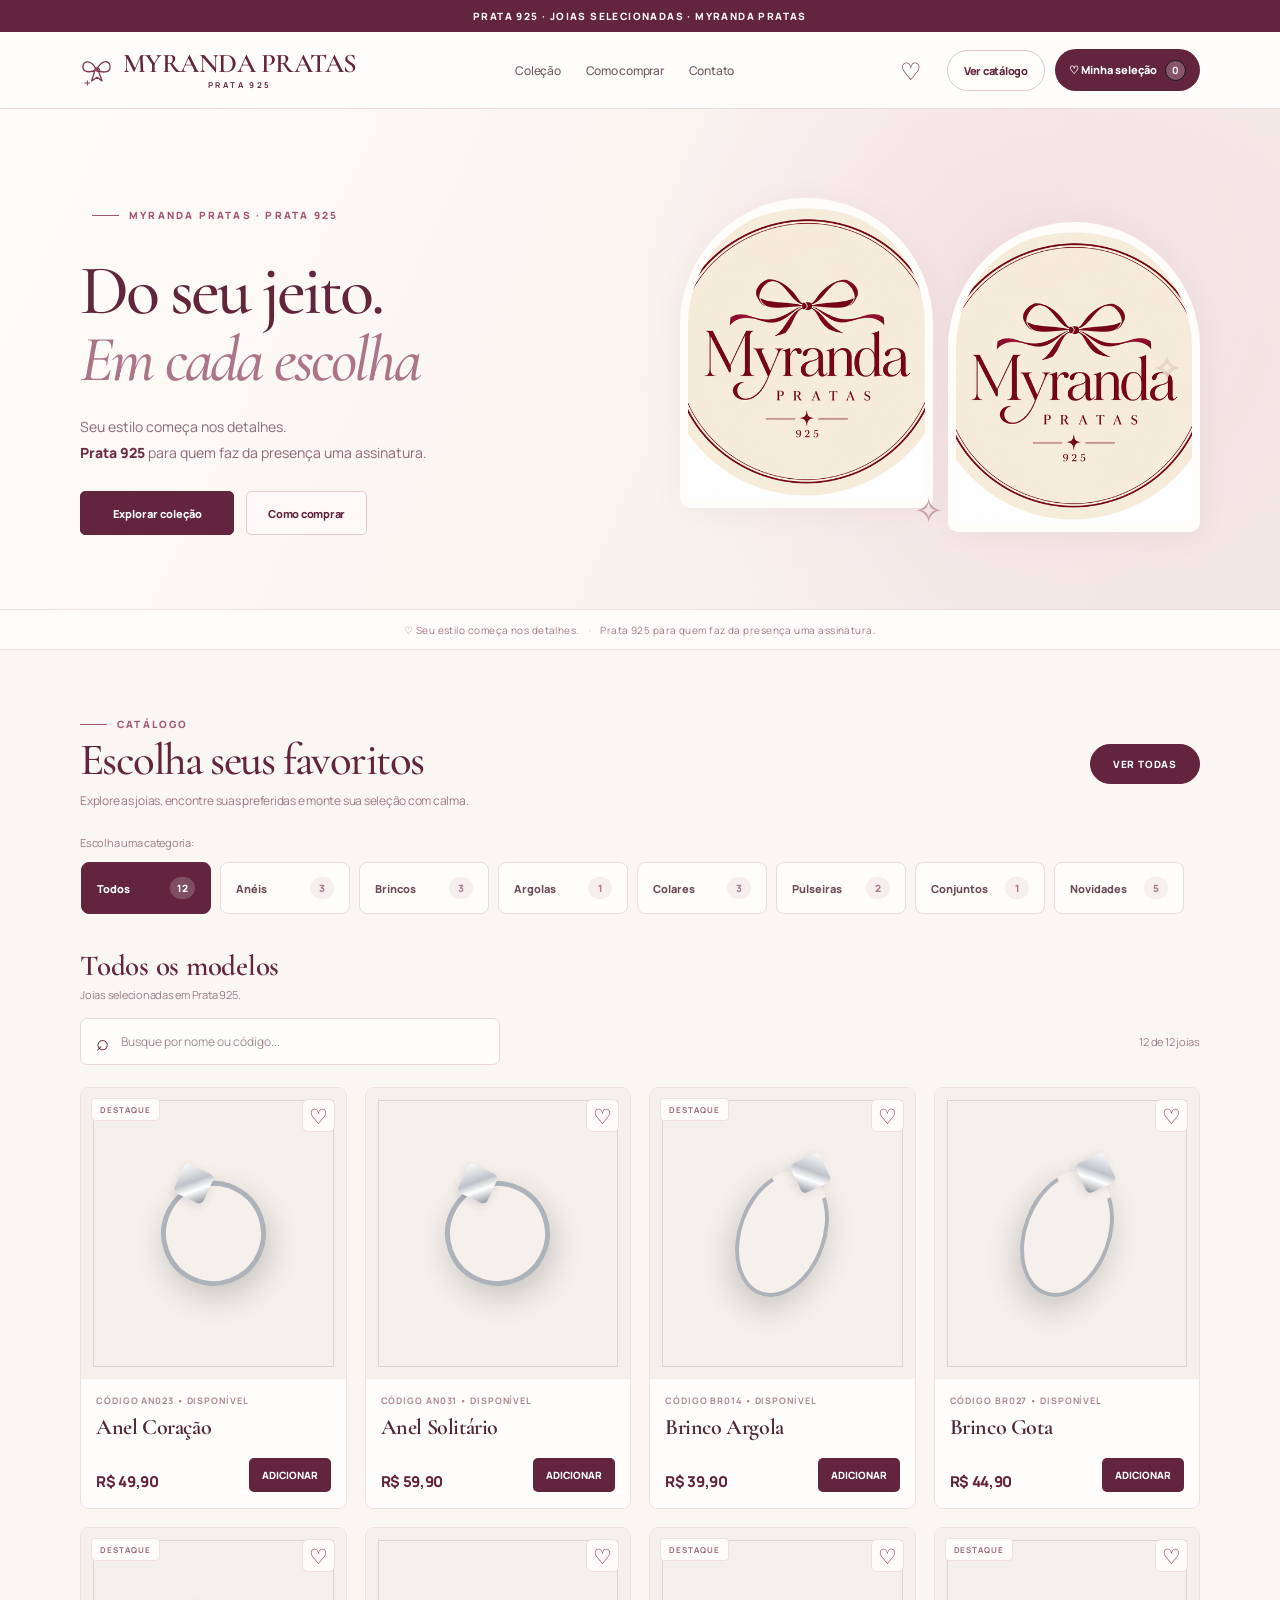
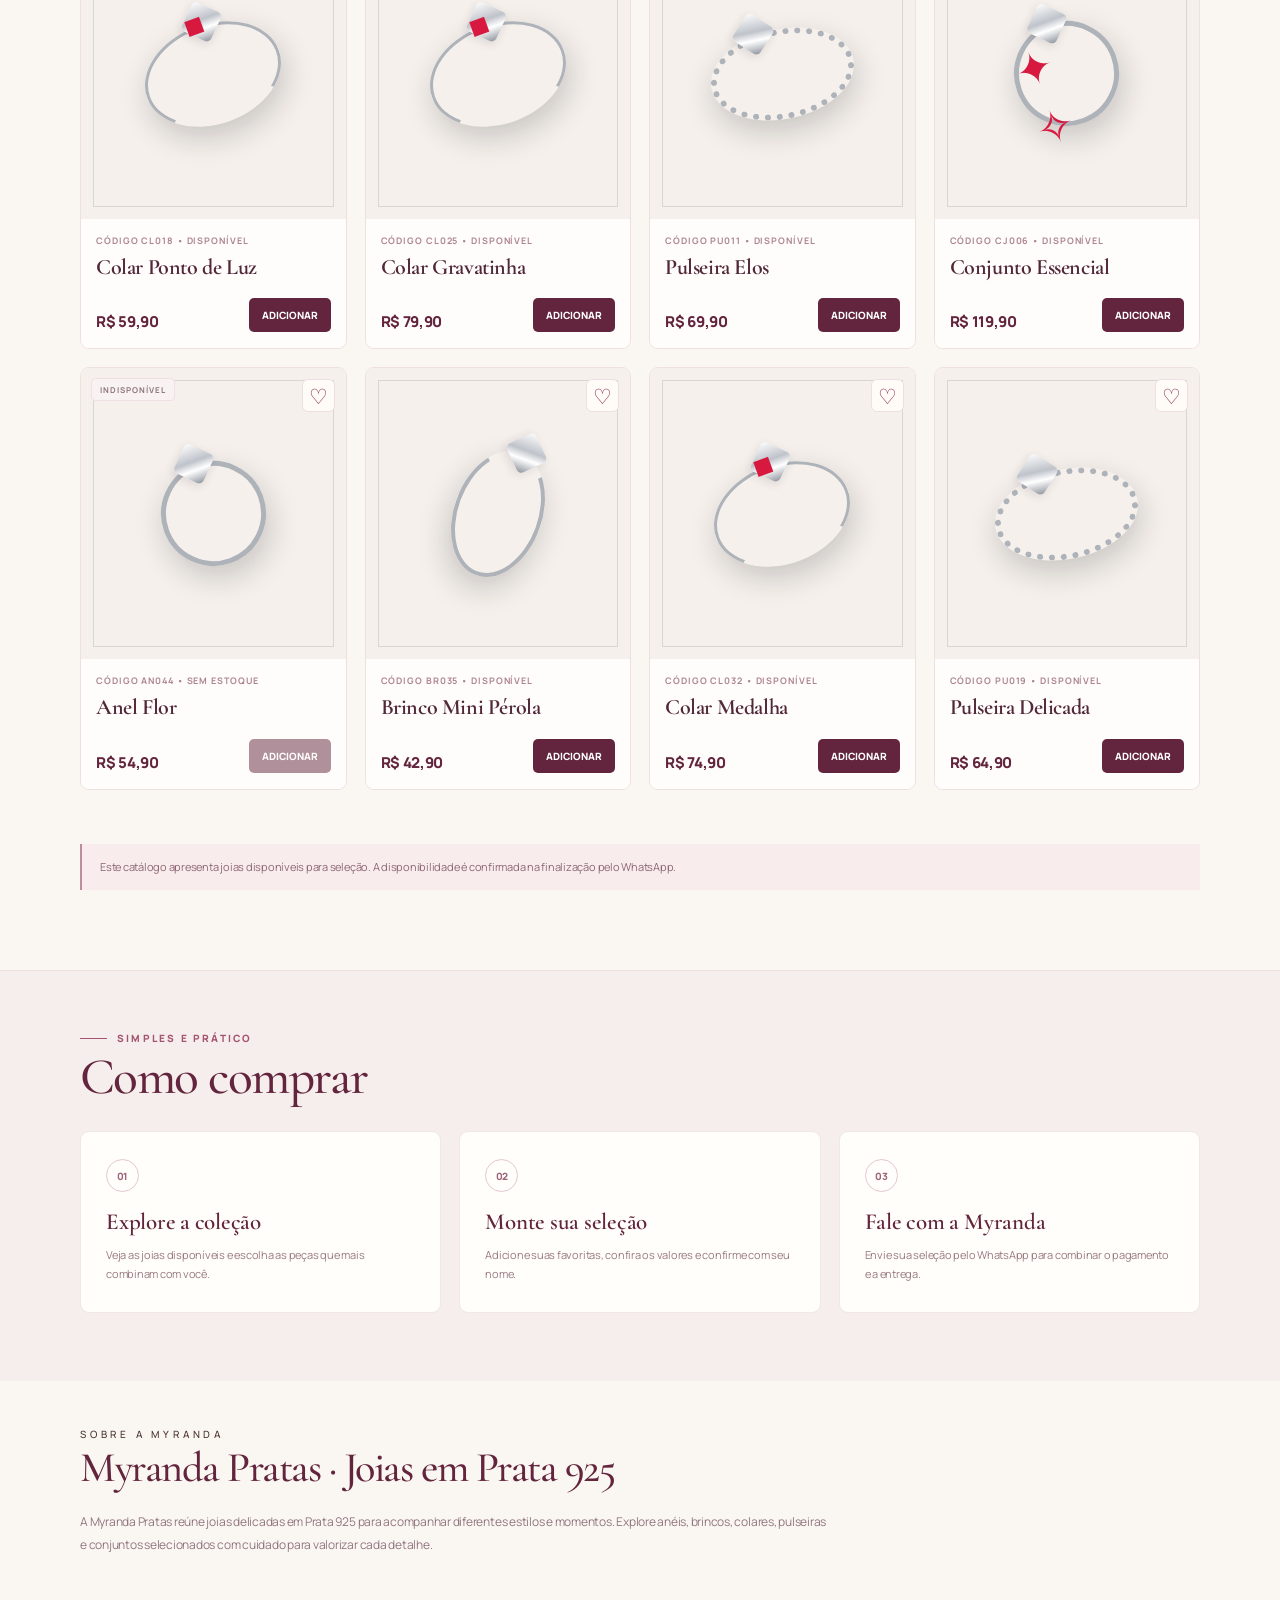
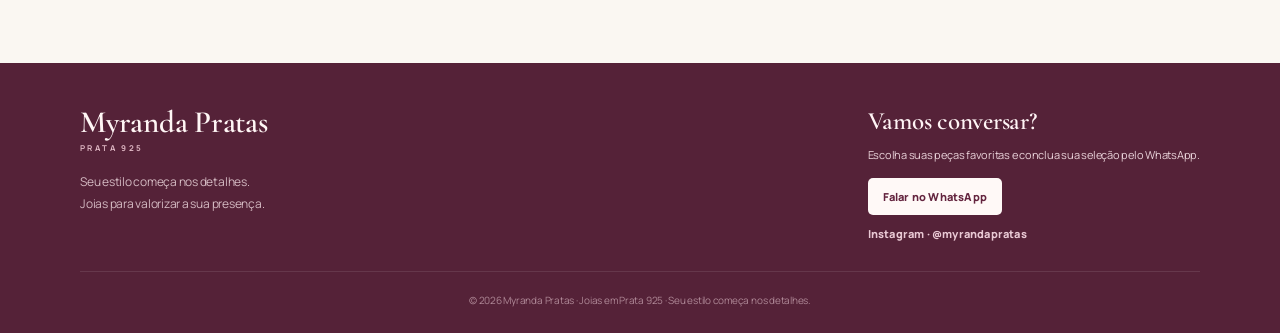
<file: index.html>
<!DOCTYPE html>
<html lang="pt-BR">
<head>
  <meta charset="UTF-8">
  <meta name="viewport" content="width=device-width, initial-scale=1.0, viewport-fit=cover">
  <meta name="theme-color" content="#64223d">
  <meta name="google-site-verification" content="fYG1hCP8jU2A4NxeU1qpyG-1FW6G8xIMDSJrLlhMIgE">
  <title>Myranda Pratas | Joias em Prata 925</title>
  <meta name="description" content="Descubra joias em Prata 925 na Myranda Pratas. Anéis, brincos, colares, pulseiras e conjuntos delicados para todos os momentos.">
  <meta name="robots" content="index, follow, max-image-preview:large">
  <meta name="applebot" content="all">
  <meta name="apple-mobile-web-app-title" content="Myranda Pratas">
  <meta name="apple-mobile-web-app-capable" content="yes">
  <meta name="apple-mobile-web-app-status-bar-style" content="default">
  <link rel="canonical" href="https://myrandapratas.vercel.app/">

  <meta property="og:type" content="website">
  <meta property="og:locale" content="pt_BR">
  <meta name="application-name" content="Myranda Pratas">
  <meta property="og:site_name" content="Myranda Pratas">
  <meta property="og:title" content="Myranda Pratas | Joias em Prata 925">
  <meta property="og:description" content="Joias delicadas em Prata 925. Explore anéis, brincos, colares, pulseiras e conjuntos da Myranda Pratas.">
  <meta property="og:url" content="https://myrandapratas.vercel.app/">
  <meta property="og:image" content="https://myrandapratas.vercel.app/icon-512.png">
  <meta property="og:image:alt" content="Myranda Pratas">

  <meta name="twitter:card" content="summary_large_image">
  <meta name="twitter:title" content="Myranda Pratas | Joias em Prata 925">
  <meta name="twitter:description" content="Joias delicadas em Prata 925 para todos os momentos.">
  <meta name="twitter:image" content="https://myrandapratas.vercel.app/icon-512.png">

  <script type="application/ld+json">
  {
    "@context": "https://schema.org",
    "@graph": [
      {
        "@type": "Organization",
        "@id": "https://myrandapratas.vercel.app/#organization",
        "name": "Myranda Pratas",
        "alternateName": "Myranda",
        "description": "Joias em Prata 925: anéis, brincos, colares, pulseiras e conjuntos delicados.",
        "url": "https://myrandapratas.vercel.app/",
        "logo": "https://myrandapratas.vercel.app/icon-512.png",
        "sameAs": [
          "https://www.instagram.com/myrandapratas/"
        ],
        "contactPoint": {
          "@type": "ContactPoint",
          "telephone": "+55-61-99597-0024",
          "contactType": "customer service",
          "availableLanguage": "pt-BR"
        }
      },
      {
        "@type": "WebSite",
        "@id": "https://myrandapratas.vercel.app/#website",
        "url": "https://myrandapratas.vercel.app/",
        "name": "Myranda Pratas",
        "alternateName": ["Myranda", "Myranda Pratas 925"],
        "inLanguage": "pt-BR",
        "publisher": {
          "@id": "https://myrandapratas.vercel.app/#organization"
        }
      }
    ]
  }
  </script>
  <link rel="preconnect" href="https://fonts.googleapis.com">
  <link rel="preconnect" href="https://fonts.gstatic.com" crossorigin>
  <link href="https://fonts.googleapis.com/css2?family=Cormorant+Garamond:ital,wght@0,400;0,500;1,400;1,500&family=Manrope:wght@400;500;600;700;800&display=swap" rel="stylesheet">
  <link rel="stylesheet" href="style.css">
  <link rel="stylesheet" href="myranda-premium.css">
<link rel="manifest" href="manifest.json">

<style>
  .myranda-about{
    max-width:1180px;
    margin:0 auto;
    padding-top:54px;
    padding-bottom:54px;
  }
  .myranda-about-text{
    max-width:760px;
    margin:0;
    color:#6f5b52;
    font-size:15px;
    line-height:1.8;
  }
  @media(max-width:600px){
    .myranda-about{
      padding-top:36px!important;
      padding-bottom:38px!important;
    }
    .myranda-about .section-heading h2{
      font-size:30px!important;
      line-height:1.05!important;
    }
    .myranda-about-text{
      font-size:13px;
      line-height:1.7;
    }
  }
</style>

<style id="hero-mobile-final">
  @media (max-width: 600px) {
    .hero-content h1{
      font-size: clamp(2.8rem, 12vw, 3.25rem) !important;
      line-height: 1.04 !important;
      letter-spacing: 0 !important;
      word-spacing: 0.08em !important;
      max-width: none !important;
    }

    .hero-content h1 .hero-first-line,
    .hero-content h1 .hero-second-line{
      display: inline-block !important;
      white-space: nowrap !important;
    }

    .hero-content h1 .hero-second-line{
      margin-left: 1.15rem !important;
      font-size: 0.92em !important;
      letter-spacing: 0 !important;
      word-spacing: 0.08em !important;
    }

    .hero-copy{
      max-width: 320px !important;
    }
  }
</style>


  <link rel="icon" href="/favicon.ico" sizes="any">
  <link rel="icon" type="image/png" sizes="32x32" href="/favicon-32x32.png">
  <link rel="icon" type="image/png" sizes="48x48" href="/favicon-48x48.png">
  <link rel="icon" type="image/png" sizes="96x96" href="/favicon-96x96.png">
  <link rel="apple-touch-icon" sizes="180x180" href="/apple-touch-icon.png">

</head>
<body class="premium-boutique">
  <div class="app-shell">
    <div class="premium-announcement">PRATA 925 · JOIAS SELECIONADAS · MYRANDA PRATAS</div>
    <header class="topbar" id="topo">
      <div class="premium-header-inner">
        <a class="brand-mini premium-brand" href="#inicio" aria-label="Myranda Pratas — início">
          <svg class="premium-bow" xmlns="http://www.w3.org/2000/svg" viewBox="0 0 54 54" fill="none" aria-hidden="true">
            <path d="M26 24C16 7 3 12 5 23c2 8 14 7 21 3M28 24c10-17 23-13 21-1-1 8-14 8-21 3M25 25l-6 19 9-6 8 6-7-19" stroke="currentColor" stroke-width="2.2" stroke-linecap="round" stroke-linejoin="round"/>
            <path d="M25 24c3-2 5-2 7 1-2 5-5 5-7-1Z" stroke="currentColor" stroke-width="2"/>
            <path d="M12 44v7m-4-3.5h8" stroke="currentColor" stroke-width="1.6" stroke-linecap="round"/>
          </svg>
          <span class="premium-brand-text">Myranda Pratas<small>PRATA 925</small></span>
        </a>
        <nav class="premium-header-nav" aria-label="Menu da loja">
          <a href="#catalogo">Coleção</a>
          <a href="#como-comprar">Como comprar</a>
          <a href="#contato">Contato</a>
        </nav>
        <div class="premium-header-actions">
          <button class="selection-top favorites-top premium-favorite" id="openFavoritesTop" aria-label="Abrir favoritos" type="button">♡</button>
          <a href="#catalogo" class="premium-header-link">Ver catálogo</a>
          <button class="selection-top premium-header-selection" id="openSelectionTop" aria-label="Abrir minha seleção" type="button">
            <span class="bag-icon">♡ Minha seleção</span>
            <span class="top-count" id="topCount">0</span>
          </button>
        </div>
      </div>
    </header>
    <main>
     



<section class="hero hero-myranda premium-hero" id="inicio">
  <div class="premium-hero-inner">
    <div class="hero-content">
      <p class="eyebrow premium-rule">MYRANDA PRATAS · PRATA 925</p>
      <h1><span class="hero-first-line">Do seu jeito.</span><br><em class="hero-second-line">Em cada escolha</em></h1>
      <p class="hero-copy">Seu estilo começa nos detalhes.<br><em><strong>Prata 925</strong> para quem faz da presença uma assinatura.</em></p>
      <div class="premium-hero-actions">
        <button class="primary-btn hero-btn" id="goCatalog">Explorar coleção</button>
        <a href="#como-comprar" class="premium-outline-btn">Como comprar</a>
      </div>
    </div>
    <div class="premium-hero-photos" aria-label="Joias em prata 925 da Myranda">
      <figure class="premium-photo premium-photo-first">
        <img id="premiumHeroPhotoA" src="icon-512.png" alt="Joia da coleção Myranda Pratas" loading="eager" decoding="async">
      </figure>
      <figure class="premium-photo premium-photo-second">
        <img id="premiumHeroPhotoB" src="icon-512.png" alt="Outra joia da coleção Myranda Pratas" loading="eager" decoding="async">
      </figure>
      <span class="premium-jewel-glimmer" aria-hidden="true">✧</span>
    </div>
  </div>
</section>
<div class="premium-message-strip">♡ Seu estilo começa nos detalhes. <span>·</span> Prata 925 para quem faz da presença uma assinatura.</div>


      
      <!-- Estrutura mantida para compatibilidade com o JS de categorias existente. -->
      <section class="section categories-section premium-category-hook" id="categorias" aria-label="Categorias">
        <div class="category-grid" id="categoryGrid"></div>
      </section>

      <section class="section premium-catalog" id="catalogo">
        <div class="section-heading catalog-heading">
          <div>
            <span class="eyebrow premium-rule">CATÁLOGO</span>
            <h2>Escolha seus favoritos</h2>
            <p class="premium-catalog-desc">Explore as joias, encontre suas preferidas e monte sua seleção com calma.</p>
          </div>
          <button class="text-btn" id="showAll">Ver todas</button>
        </div>
        <p class="premium-filter-label">Escolha uma categoria:</p>
        <div class="filter-row" id="filterRow"></div>
        <div class="premium-catalog-intro">
          <div>
            <h3 id="premiumCategoryTitle">Todos os modelos</h3>
            <p>Joias selecionadas em Prata 925.</p>
          </div>
        </div>
        <div class="premium-search-line">
          <label class="premium-search-wrap" for="premiumSearch">
            <span aria-hidden="true">⌕</span>
            <input id="premiumSearch" type="search" placeholder="Busque por nome ou código..." autocomplete="off" aria-label="Buscar joias por nome ou código">
          </label>
          <span id="premiumProductCount" class="premium-product-count" aria-live="polite"></span>
        </div>
        <div class="product-grid" id="productGrid"></div>
        <div class="premium-more-wrap"><button type="button" id="premiumMoreProducts" class="premium-more-btn" hidden>Ver mais joias</button></div>
        <div class="premium-catalog-note">Este catálogo apresenta joias disponíveis para seleção. A disponibilidade é confirmada na finalização pelo WhatsApp.</div>
      </section>

      <section id="productDetails" class="product-details" hidden>
        <button type="button" id="backToCatalogDetails" class="text-btn">
          ← Voltar ao catálogo
        </button>
        <div id="productDetailsContent"></div>
      </section>
    <section id="como-comprar" class="premium-steps">
      <div class="premium-wide-inner">
        <span class="eyebrow premium-rule">SIMPLES E PRÁTICO</span>
        <h2>Como comprar</h2>
        <div class="premium-step-grid">
          <article class="premium-step"><span class="premium-step-num">01</span><h3>Explore a coleção</h3><p>Veja as joias disponíveis e escolha as peças que mais combinam com você.</p></article>
          <article class="premium-step"><span class="premium-step-num">02</span><h3>Monte sua seleção</h3><p>Adicione suas favoritas, confira os valores e confirme com seu nome.</p></article>
          <article class="premium-step"><span class="premium-step-num">03</span><h3>Fale com a Myranda</h3><p>Envie sua seleção pelo WhatsApp para combinar o pagamento e a entrega.</p></article>
        </div>
      </div>
    </section>
    </main>

    <div class="selection-bar" id="selectionBar" hidden>
      <div>
        <span id="selectionBarCount">0 peças</span>
        <strong id="selectionBarTotal">R$ 0,00</strong>
      </div>
      <button class="primary-btn" id="openSelection">Minha seleção <span>→</span></button>
    </div>

    <nav class="bottom-nav" aria-label="Navegação">
      <a href="#inicio" class="nav-item active"><span>⌂</span><small>Início</small></a>
      <a href="#categorias" class="nav-item"><span>⌑</span><small>Categorias</small></a>
      <button class="nav-item nav-favorites" id="openFavoritesBottom" type="button"><span>♡<b id="favoriteCountBottom">0</b></span><small>Favoritos</small></button>
      <button class="nav-item nav-selection" id="openSelectionBottom">
        <span>♡<b id="bottomCount">0</b></span><small>Minha seleção</small>
      </button>
    </nav>
  </div>


  <div class="modal-backdrop" id="favoritesModal" aria-hidden="true">
    <section class="selection-modal favorites-modal" role="dialog" aria-modal="true" aria-labelledby="favoritesTitle">
      <button type="button" class="close-btn" id="closeFavorites" aria-label="Fechar favoritos">×</button>
      <div class="modal-header">
        <span class="eyebrow">SUAS PEÇAS PREFERIDAS</span>
        <h2 id="favoritesTitle">Meus favoritos</h2>
        <p>Salve suas joias favoritas e escolha quando quiser.</p>
      </div>
      <div class="favorites-grid" id="favoritesList"></div>
    </section>
  </div>

  <div class="modal-backdrop" id="selectionModal" aria-hidden="true">
    <section class="selection-modal" role="dialog" aria-modal="true" aria-labelledby="selectionTitle">
      <button class="close-btn" id="closeSelection" aria-label="Fechar">×</button>
      <div class="modal-header">
        <span class="eyebrow">SUA ESCOLHA</span>
        <h2 id="selectionTitle">Minha seleção</h2>
        <p>Revise suas peças antes de confirmar.</p>
      </div>
      <div class="selection-list" id="selectionList"></div>
      <div class="selection-footer">
        <div class="selection-name-field">
          <label for="customerName">Seu nome</label>
          <input
            id="customerName"
            type="text"
            maxlength="80"
            autocomplete="name"
            placeholder="Digite seu nome"
            aria-describedby="customerNameHelp"
          >
          <small id="customerNameHelp">Usaremos seu nome para identificar sua seleção.</small>
        </div>
        <div class="total-line"><span>Total</span><strong id="modalTotal">R$ 0,00</strong></div>
        <button class="primary-btn confirm-btn" id="confirmSelection">Confirmar seleção <span>→</span></button>
        <p class="microcopy">Sem pagamento online. Esta seleção serve para separar e organizar suas peças.</p>
      </div>
    </section>
  </div>

  <div class="modal-backdrop" id="successModal" aria-hidden="true">
    <section class="success-modal" role="dialog" aria-modal="true">
      <div class="success-mark">✓</div>
      <span class="eyebrow">SELEÇÃO CRIADA</span>
      <h2>Prontinho! ✨</h2>
      <p>Sua seleção foi registrada em nome de:</p>
      <div class="selection-code" id="selectionCustomerName">Cliente</div>
      <div class="success-summary" id="successSummary"></div>
      <button class="primary-btn" id="sendWhatsApp" style="margin-bottom:10px;">
  Enviar seleção pelo WhatsApp <span>→</span>
</button>
      <button class="primary-btn" id="backToCatalog">Continuar navegando <span>→</span></button>
    </section>
  </div>


  <div class="modal-backdrop photo-zoom-modal" id="photoZoomModal" aria-hidden="true">
    <section class="photo-zoom-content" role="dialog" aria-modal="true" aria-label="Foto ampliada da joia">
      <button type="button" class="photo-zoom-close" id="closePhotoZoom" aria-label="Fechar foto ampliada">×</button>
      <img id="zoomedProductImage" alt="" />
      <p id="zoomedProductName"></p>
    </section>
  </div>

 <div class="toast" id="toast"></div>


<section class="section myranda-about" aria-labelledby="sobre-myranda">
  <div class="section-heading">
    <div>
      <span class="eyebrow">SOBRE A MYRANDA</span>
      <h2 id="sobre-myranda">Myranda Pratas · Joias em Prata 925</h2>
    </div>
  </div>

  <p class="myranda-about-text">
    A Myranda Pratas reúne joias delicadas em Prata 925 para acompanhar diferentes estilos e momentos.
    Explore anéis, brincos, colares, pulseiras e conjuntos selecionados com cuidado para valorizar cada detalhe.
  </p>
</section>

<footer class="myranda-footer" id="contato">
  <div class="footer-content premium-footer-inner">
    <div>
      <h2>Myranda Pratas<small>PRATA 925</small></h2>
      <p class="footer-text">Seu estilo começa nos detalhes.<br>Joias para valorizar a sua presença.</p>
    </div>
    <div class="premium-footer-contact">
      <h3>Vamos conversar?</h3>
      <p>Escolha suas peças favoritas e conclua sua seleção pelo WhatsApp.</p>
      <div class="footer-contacts">
        <a href="https://wa.me/5561995970024" target="_blank" rel="noopener">Falar no WhatsApp</a>
        <a href="https://www.instagram.com/myrandapratas/" target="_blank" rel="noopener">Instagram · @myrandapratas</a>
      </div>
    </div>
  </div>
  <p class="footer-copy">© 2026 Myranda Pratas · Joias em Prata 925 · Seu estilo começa nos detalhes.</p>
</footer>

<script src="script.js"></script>
<script>
/* Visual boutique: fotos do próprio catálogo, busca e paginação; não altera pedidos nem Supabase. */
(function(){
  const grade=document.getElementById('productGrid');
  const filtros=document.getElementById('filterRow');
  const busca=document.getElementById('premiumSearch');
  const mais=document.getElementById('premiumMoreProducts');
  const contador=document.getElementById('premiumProductCount');
  const titulo=document.getElementById('premiumCategoryTitle');
  let quantidadeVisivel=24;
  let fotosPreenchidas=false;
  let debounce=false;

  function obterProdutos(){
    try { return typeof products !== 'undefined' && Array.isArray(products) ? products : []; }
    catch(_){ return []; }
  }
  function normalizar(txt){return String(txt||'').normalize('NFD').replace(/[\u0300-\u036f]/g,'').toLowerCase();}
  function escolherFotos(){
    if(fotosPreenchidas) return;
    const lista=obterProdutos().filter(p=>p.image);
    if(!lista.length) return;
    const primeiro=lista.find(p=>/colar|corrente|pingente/i.test(p.category+' '+p.name))||lista[0];
    const segundo=lista.find(p=>p.id!==primeiro.id && /anel|alianca/i.test(p.category+' '+p.name))||lista.find(p=>p.id!==primeiro.id);
    const a=document.getElementById('premiumHeroPhotoA');
    const b=document.getElementById('premiumHeroPhotoB');
    if(a){a.src=primeiro.image;a.alt='Joia '+primeiro.name;}
    if(b&&segundo){b.src=segundo.image;b.alt='Joia '+segundo.name;}
    fotosPreenchidas=true;
  }
  function atualizarContagens(){
    const lista=obterProdutos();
    if(!lista.length||!filtros) return;
    filtros.querySelectorAll('button[data-filter]').forEach(botao=>{
      if(botao.querySelector('.premium-filter-count')) return;
      const nome=botao.dataset.filter;
      const qtd=nome==='Todos'?lista.length:nome==='Novidades'?lista.filter(p=>p.featured).length:nome==='Argolas'?lista.filter(p=>p.category==='Argolas'||(p.category==='Brincos'&&normalizar(p.name).includes('argol'))).length:lista.filter(p=>p.category===nome).length;
      const numero=document.createElement('span');
      numero.className='premium-filter-count';
      numero.textContent=qtd.toLocaleString('pt-BR');
      botao.appendChild(numero);
    });
  }
  function aplicarVitrine(){
    if(!grade) return;
    escolherFotos();atualizarContagens();
    const itens=[...grade.querySelectorAll('.product-card')];
    const pesquisa=normalizar(busca?.value.trim());
    const encontrados=itens.filter(el=>!pesquisa||normalizar(el.textContent).includes(pesquisa));
    const selecionado=filtros?.querySelector('.filter.active')?.dataset.filter || 'Todos';
    if(titulo) titulo.textContent=selecionado==='Todos'?'Todos os modelos':selecionado==='Novidades'?'Novidades da coleção':'Joias · '+selecionado;
    itens.forEach(el=>el.classList.add('premium-hidden'));
    encontrados.slice(0,quantidadeVisivel).forEach(el=>el.classList.remove('premium-hidden'));
    if(contador) contador.textContent=`${Math.min(encontrados.length,quantidadeVisivel).toLocaleString('pt-BR')} de ${encontrados.length.toLocaleString('pt-BR')} ${encontrados.length===1?'joia':'joias'}`;
    if(mais){mais.hidden=encontrados.length<=quantidadeVisivel;mais.textContent=`Ver mais joias (${Math.min(24,encontrados.length-quantidadeVisivel)} próximas)`;}
  }
  function agendar(){if(debounce) return;debounce=true;requestAnimationFrame(()=>{debounce=false;aplicarVitrine();});}
  if(grade) new MutationObserver(()=>{quantidadeVisivel=24;agendar();}).observe(grade,{childList:true});
  if(filtros) new MutationObserver(agendar).observe(filtros,{childList:true});
  if(busca) busca.addEventListener('input',()=>{quantidadeVisivel=24;if(busca.value.trim()){
    const todos=filtros?.querySelector('[data-filter="Todos"]');
    if(todos&&!todos.classList.contains('active')) todos.click();
  }agendar();});
  if(mais) mais.addEventListener('click',()=>{quantidadeVisivel+=24;agendar();});
  document.getElementById('showAll')?.addEventListener('click',()=>{quantidadeVisivel=24;agendar();});
  aplicarVitrine();
})();
</script>
</body>
</html>
</file>
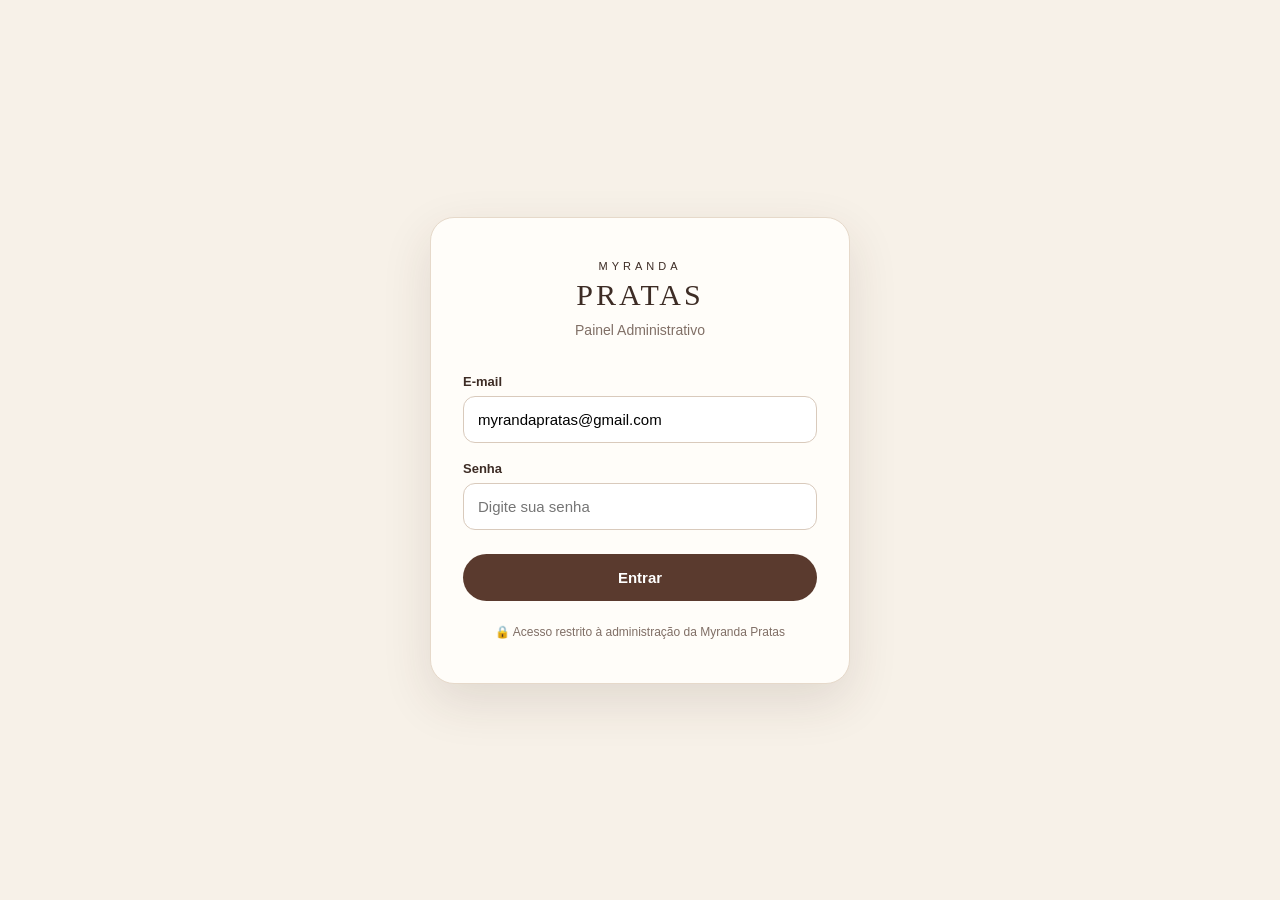
<file: admin.html>
<!DOCTYPE html>
<html lang="pt-BR">
<head>
  <meta charset="UTF-8">
 
  <meta name="viewport" content="width=device-width, initial-scale=1.0">
<title>Painel Administrativo | Myranda Pratas</title>
  
<link rel="manifest" href="manifest-admin.json">
<meta name="apple-mobile-web-app-capable" content="yes">
<meta name="apple-mobile-web-app-status-bar-style" content="default">
<meta name="apple-mobile-web-app-title" content="Myranda Admin">
  <link rel="apple-touch-icon" href="/icon-512.png">

<style>
  
    * {
      box-sizing: border-box;
      margin: 0;
      padding: 0;
    }

    body {
      min-height: 100vh;
      display: flex;
      align-items: center;
      justify-content: center;
      padding: 24px;
      background: #f7f1e8;
      color: #3d2c25;
      font-family: Arial, sans-serif;
    }

    .login {
      width: 100%;
      max-width: 420px;
      background: #fffdf9;
      border: 1px solid #e6d9ca;
      border-radius: 24px;
      padding: 42px 32px;
      box-shadow: 0 18px 50px rgba(67, 43, 31, 0.12);
    }

    .marca {
      text-align: center;
      margin-bottom: 36px;
    }

    .marca small {
      display: block;
      font-size: 11px;
      letter-spacing: 4px;
      margin-bottom: 6px;
    }

    .marca h1 {
      font-family: Georgia, serif;
      font-size: 30px;
      font-weight: normal;
      letter-spacing: 3px;
    }

    .marca p {
      margin-top: 10px;
      color: #806f66;
      font-size: 14px;
    }

    label {
      display: block;
      font-size: 13px;
      font-weight: bold;
      margin: 18px 0 7px;
    }

    input {
      width: 100%;
      padding: 14px;
      border: 1px solid #d9cabc;
      border-radius: 12px;
      background: white;
      font-size: 15px;
      outline: none;
    }

    input:focus {
      border-color: #5a3a2e;
    }

    button {
      width: 100%;
      margin-top: 24px;
      padding: 15px;
      border: 0;
      border-radius: 999px;
      background: #5a3a2e;
      color: white;
      font-size: 15px;
      font-weight: bold;
      cursor: pointer;
    }

    button:hover {
      background: #3d261e;
    }

    .seguranca {
      margin-top: 22px;
      text-align: center;
      color: #806f66;
      font-size: 12px;
      line-height: 1.5;
    }
  
/* MIMO ADMIN 2026 — experiência mobile-first */
:root{--mimo-ink:#4b3026;--mimo-coffee:#754333;--mimo-muted:#8b746c;--mimo-paper:#fffdfa;--mimo-line:#eadbd4}
body.admin-logado{display:block;padding:0;background:#f8f2ea;min-height:100dvh}
#painelAdmin{max-width:1180px!important;margin:0 auto;padding:18px 16px 105px;width:100%!important}
#painelAdmin>div:first-child{padding:0!important;background:transparent!important;border:0!important;box-shadow:none!important}
#painelAdmin>div:first-child>div:first-child{padding:18px 16px;margin-bottom:16px!important;border-radius:20px;background:#fffdfa;border:1px solid var(--mimo-line)}
#painelAdmin h2,#painelAdmin h3{color:var(--mimo-ink)}
#painelAdmin button{transition:background .2s,transform .2s}
#painelAdmin button:active{transform:scale(.98)}
#painelAdmin button:focus-visible,#painelAdmin input:focus-visible{outline:2px solid #b88470;outline-offset:2px}
#painelAdmin input,#painelAdmin select{min-height:46px;font-size:16px!important}
#painelAdmin #btnSair{background:#f3e4dc;color:#754333}
#adminInicio,#adminProdutos,#adminSelecoes{display:none}
#adminInicio.admin-active,#adminProdutos.admin-active,#adminSelecoes.admin-active{display:block}
.admin-title{font:600 34px Georgia,serif;color:#4b3026;margin:5px 0 8px}
.admin-subtitle{color:#80695e;font-size:13px;line-height:1.5;margin-bottom:20px}
.admin-eyebrow{font-size:10px;letter-spacing:2px;color:#9a6d5d;font-weight:700}
.admin-stats{display:grid;grid-template-columns:repeat(2,minmax(0,1fr));gap:12px;margin-bottom:20px}
.admin-stat{background:#fffdfa;border:1px solid var(--mimo-line);border-radius:18px;padding:17px 14px;min-width:0}
.admin-stat .admin-stat-icon{font-size:21px;display:block;margin-bottom:12px}
.admin-stat small{display:block;color:#80695e;font-size:12px;line-height:1.3}
.admin-stat strong{display:block;color:#4b3026;font-size:clamp(19px,5vw,26px);margin-top:8px;overflow-wrap:anywhere}
.admin-quick{background:#fffdfa;border:1px solid var(--mimo-line);border-radius:20px;padding:18px;margin-top:16px}
.admin-quick h3{font-size:17px;margin-bottom:15px}
.admin-quick-actions{display:grid;grid-template-columns:1fr 1fr;gap:10px}
.admin-quick-actions button{margin:0;padding:15px 8px;min-height:54px;border-radius:13px}
.admin-quick-actions button:nth-child(2){background:#f3e4dc;color:#754333}
.admin-nav{position:fixed;bottom:0;left:0;right:0;z-index:100;background:#fffdfa;border-top:1px solid var(--mimo-line);display:grid;grid-template-columns:repeat(3,1fr);padding:8px max(10px,env(safe-area-inset-right)) calc(8px + env(safe-area-inset-bottom));box-shadow:0 -5px 20px #4b302610}
.admin-nav button{margin:0!important;background:transparent!important;color:#80695e!important;padding:8px 4px!important;border-radius:12px!important;font-size:12px!important;display:flex;flex-direction:column;align-items:center;gap:4px;min-height:50px}
.admin-nav button span{font-size:21px}
.admin-nav button[aria-current="page"]{background:#f3e4dc!important;color:#754333!important}
.admin-product-tools{display:flex;gap:10px;margin-bottom:14px;align-items:center}
.admin-product-tools input{background:#fffdfa}
#adminProdutos>div:first-child{margin-bottom:14px!important}
#listaProdutos>div{background:#fffdfa;border-color:var(--mimo-line)!important;border-radius:20px!important;box-shadow:0 4px 16px #4b302608}
#listaProdutos>div>div:first-child{flex:1 1 100%;min-width:0;align-items:center!important}
#listaProdutos>div>div:first-child>div:last-child{min-width:0;overflow-wrap:anywhere;line-height:1.5}
#listaProdutos>div>div:first-child img,#listaProdutos>div>div:first-child>div:first-child:not(:last-child){width:88px!important;height:88px!important;flex-shrink:0;object-fit:contain!important;background:#f8eee9}
#listaProdutos>div>div:last-child{width:100%;display:flex;flex-wrap:wrap;align-items:center;gap:8px;border-top:1px solid var(--mimo-line);padding-top:12px}
#listaProdutos>div>div:last-child>span{flex-basis:100%;font-size:11px!important}
#listaProdutos .btnEditarProduto,#listaProdutos .btnDiminuirEstoque,#listaProdutos .btnAumentarEstoque,#listaProdutos .btnExcluirProduto{margin:0!important;min-height:42px;border-radius:12px!important;padding:10px 13px!important}
#listaProdutos .btnEditarProduto{flex:1 1 auto}
#listaProdutos .btnDiminuirEstoque,#listaProdutos .btnAumentarEstoque{background:#f3e4dc;color:#754333;min-width:48px}
#listaProdutos .btnExcluirProduto{background:#faeeee!important;color:#a34f50!important}
#formNovoProduto{scroll-margin-top:20px;background:#fffdfa!important;border-radius:20px!important}
#formNovoProduto button{min-width:0}
.admin-photo-preview{display:none;margin-top:12px;width:128px;height:128px;object-fit:contain;border-radius:14px;border:1px solid var(--mimo-line);background:#fff}
#adminSelecoes #areaSelecoes{margin:0!important;padding:0!important;border:0!important}
#adminSelecoes #areaSelecoes>div:first-child{display:none}
#filtrosSelecoes{flex-wrap:nowrap!important;overflow-x:auto;padding-bottom:8px;scrollbar-width:none}
#filtrosSelecoes button{flex-shrink:0;border-radius:999px!important;background:#fffdfa;color:#754333;border:1px solid var(--mimo-line);min-height:42px}
#filtrosSelecoes button[data-ativo="true"]{background:#754333!important;color:white!important}
#listaSelecoes>div{background:#fffdfa;border-color:var(--mimo-line)!important;border-radius:20px!important;padding:18px!important;box-shadow:0 4px 16px #4b302608}
#listaSelecoes .btnFinalizarSelecao,#listaSelecoes .btnCancelarSelecao{min-height:44px;border-radius:12px!important;flex:1}
@media(min-width:720px){.admin-stats{grid-template-columns:repeat(4,1fr)}.admin-nav{max-width:480px;left:50%;transform:translateX(-50%);border:1px solid var(--mimo-line);border-radius:20px 20px 0 0}#listaProdutos{display:grid;grid-template-columns:repeat(2,minmax(0,1fr));gap:14px}#listaProdutos>div{margin:0!important}#listaSelecoes{display:grid;grid-template-columns:repeat(2,minmax(0,1fr));gap:14px}#listaSelecoes>div{margin:0!important}}
@media(max-width:420px){#painelAdmin{padding:12px 12px 105px}#painelAdmin>div:first-child>div:first-child{padding:15px!important}#formNovoProduto{padding:16px!important}.admin-stat{padding:14px 12px}#listaProdutos>div{padding:13px!important}#listaProdutos>div>div:first-child img{width:76px!important;height:76px!important}}


/* Relatório de seleção */
#listaSelecoes>div{cursor:pointer;transition:transform .15s,box-shadow .15s}
#listaSelecoes>div:active{transform:scale(.99)}
.mimo-report-overlay{position:fixed;inset:0;z-index:9999;background:#281b17aa;display:flex;align-items:flex-end;justify-content:center;padding:0}
.mimo-report{background:#fbf6f0;color:#4b3026;width:100%;max-width:640px;max-height:94dvh;overflow:auto;border-radius:26px 26px 0 0;padding:22px 20px calc(26px + env(safe-area-inset-bottom));box-shadow:0 0 50px #0003}
.mimo-report-head{display:flex;align-items:flex-start;justify-content:space-between;gap:16px;margin-bottom:18px}
.mimo-report-kicker{font-size:11px;letter-spacing:2px;color:#9a7d70;font-weight:700}
.mimo-report h2{font-family:Georgia,serif;font-size:27px;margin:6px 0}
.mimo-report-date{color:#907b70;font-size:13px}
.mimo-report-close{width:42px;height:42px;margin:0;border-radius:50%;padding:0;flex-shrink:0;font-size:24px}
.mimo-report-status{display:inline-block;background:#eee1d4;border-radius:20px;padding:7px 12px;font-size:12px;font-weight:bold;margin:0 0 16px}
.mimo-report-item{display:flex;gap:14px;align-items:center;background:#fff;border:1px solid #ebdcd2;border-radius:16px;padding:12px;margin-bottom:10px}
.mimo-report-item img,.mimo-report-noimage{width:90px;height:90px;border-radius:12px;object-fit:cover;flex-shrink:0;background:#f3e9e0}
.mimo-report-noimage{display:grid;place-items:center;color:#9b8275;font-size:12px;text-align:center}
.mimo-report-item-info{min-width:0;flex:1}
.mimo-report-item-info strong{display:block;font-size:14px;line-height:1.35;overflow-wrap:anywhere}
.mimo-report-item-info small{display:block;color:#8d786d;margin:6px 0}
.mimo-report-item-info b{font-size:15px}
.mimo-report-total{background:#efe1d7;border-radius:16px;padding:18px;display:flex;justify-content:space-between;align-items:center;gap:12px;margin-top:16px}
.mimo-report-total strong{font-size:20px}
body.mimo-modal-open{overflow:hidden}
@media(min-width:700px){.mimo-report-overlay{align-items:center;padding:20px}.mimo-report{border-radius:24px;max-height:90dvh}}

/* MYRANDA V2 — financeiro + cadastro completo */
#painelAdmin textarea{width:100%;padding:14px;border:1px solid #d9cabc;border-radius:12px;background:white;font-size:16px;outline:none;resize:vertical;font-family:inherit}
#painelAdmin textarea:focus{border-color:#5a3a2e}
.admin-price-grid{display:grid;grid-template-columns:1fr 1fr;gap:12px}
.admin-field-help{display:block;color:#8b746c;font-size:11px;line-height:1.5;margin-top:6px}
.admin-margin-preview{margin-top:10px;padding:11px 13px;border-radius:12px;background:#eef5ea;color:#48764f;font-size:12px;font-weight:700}
.admin-current-photos{display:flex;gap:8px;overflow-x:auto;margin-top:10px;padding-bottom:3px}
.admin-current-photos img{width:64px;height:64px;border-radius:10px;object-fit:cover;border:1px solid #eadbd4;background:#fff}
.admin-finance-panel{background:#fffdfa;border:1px solid var(--mimo-line);border-radius:20px;padding:18px;margin-bottom:24px}
.admin-finance-head{display:flex;align-items:flex-start;justify-content:space-between;gap:14px;flex-wrap:wrap;margin-bottom:16px}
.admin-finance-head h2{margin:0 0 5px;font-size:20px}
.admin-finance-head p{margin:0;color:#806f66;font-size:12px}
.admin-period-filter{display:flex;gap:6px;padding:4px;background:#f3e7dd;border-radius:999px;overflow-x:auto}
.admin-period-filter button{width:auto!important;margin:0!important;padding:8px 12px!important;min-height:auto!important;border-radius:999px!important;background:transparent!important;color:#754333!important;font-size:11px!important;white-space:nowrap}
.admin-period-filter button.active{background:#754333!important;color:white!important}
.admin-finance-grid{display:grid;grid-template-columns:repeat(2,minmax(0,1fr));gap:10px}
.admin-finance-card{border:1px solid #eadbd4;border-radius:15px;padding:14px;background:#fffaf5}
.admin-finance-card small{display:block;color:#806f66;font-size:11px}
.admin-finance-card strong{display:block;margin-top:7px;font-size:21px;color:#4b3026}
.admin-finance-card.lucro{background:#f1f7ed;border-color:#d8e7d2}
.admin-finance-card.lucro strong{color:#48764f}
.admin-product-finance{margin-top:7px;font-size:12px;line-height:1.55;color:#806f66}
.admin-product-finance b{color:#48764f}
.admin-profit-triplet{display:grid;grid-template-columns:repeat(3,minmax(0,1fr));gap:8px;margin:16px 0}
.admin-profit-mini{background:#f1f7ed;border:1px solid #d8e7d2;border-radius:16px;padding:13px 10px}
.admin-profit-mini small{display:block;color:#68845e;font-size:10px;line-height:1.3}
.admin-profit-mini strong{display:block;color:#48764f;font-size:16px;margin-top:7px;overflow-wrap:anywhere}
@media(min-width:720px){.admin-finance-grid{grid-template-columns:repeat(4,1fr)}}
@media(max-width:520px){.admin-price-grid{grid-template-columns:1fr}.admin-profit-triplet{grid-template-columns:1fr}}


/* MYRANDA ADMIN — categorias dos produtos */
.admin-category-tabs{
  display:flex;
  gap:7px;
  overflow-x:auto;
  padding:2px 0 12px;
  margin:-2px 0 12px;
  scrollbar-width:none;
}
.admin-category-tabs::-webkit-scrollbar{display:none}
.admin-category-tabs button{
  flex:0 0 auto!important;
  width:auto!important;
  min-height:38px!important;
  margin:0!important;
  padding:8px 13px!important;
  border-radius:999px!important;
  border:1px solid var(--mimo-line)!important;
  background:#fffdfa!important;
  color:#754333!important;
  font-size:11px!important;
  font-weight:700!important;
  white-space:nowrap;
}
.admin-category-tabs button.active{
  background:#754333!important;
  color:#fff!important;
  border-color:#754333!important;
}
@media(max-width:520px){
  .admin-category-tabs{margin-left:-2px;margin-right:-2px}
}


/* Remoção individual de fotos no cadastro */
.admin-current-photos{align-items:flex-start}
.admin-photo-item{
  position:relative;
  width:68px;
  min-width:68px;
  height:68px;
  border-radius:11px;
  overflow:visible;
}
.admin-photo-item img{
  width:68px!important;
  height:68px!important;
  display:block;
  border-radius:11px!important;
  object-fit:cover;
}
.admin-photo-remove{
  position:absolute!important;
  top:-7px!important;
  right:-7px!important;
  width:23px!important;
  height:23px!important;
  min-height:23px!important;
  margin:0!important;
  padding:0!important;
  border:2px solid #fff!important;
  border-radius:50%!important;
  background:#6f3128!important;
  color:#fff!important;
  font-size:15px!important;
  line-height:19px!important;
  font-weight:800!important;
  display:flex!important;
  align-items:center!important;
  justify-content:center!important;
  box-shadow:0 2px 7px rgba(45,24,18,.22);
  z-index:2;
}
.admin-photo-item.is-new::after{
  content:"nova";
  position:absolute;
  left:4px;
  bottom:4px;
  padding:2px 5px;
  border-radius:999px;
  background:rgba(255,255,255,.9);
  color:#754333;
  font-size:8px;
  font-weight:800;
  text-transform:uppercase;
  letter-spacing:.05em;
}


/* MYRANDA — desconto na finalização */
.admin-discount-overlay{
  position:fixed;inset:0;z-index:12000;background:#281b17aa;
  display:flex;align-items:center;justify-content:center;padding:18px;
}
.admin-discount-modal{
  width:min(100%,440px);background:#fbf6f0;color:#4b3026;
  border-radius:22px;padding:22px;box-shadow:0 18px 60px #0004;
}
.admin-discount-modal h3{
  margin:0 0 5px;font-family:Georgia,serif;font-size:25px;
}
.admin-discount-modal p{
  margin:0 0 18px;color:#806f66;font-size:12px;line-height:1.5;
}
.admin-discount-summary{
  background:#fffdfa;border:1px solid #eadbd4;border-radius:15px;
  padding:14px;margin-bottom:15px;
}
.admin-discount-line{
  display:flex;justify-content:space-between;gap:14px;
  padding:5px 0;font-size:13px;
}
.admin-discount-line.final{
  margin-top:7px;padding-top:11px;border-top:1px solid #eadbd4;
  font-size:15px;font-weight:800;color:#48764f;
}
.admin-discount-modal label{
  display:block;margin:0 0 7px;font-size:11px;font-weight:800;
  letter-spacing:.08em;text-transform:uppercase;
}
.admin-discount-modal input{
  width:100%;box-sizing:border-box;padding:13px 14px;
  border:1px solid #d9cabc;border-radius:12px;background:white;
  color:#4b3026;font:inherit;font-size:16px;outline:none;
}
.admin-discount-modal input:focus{
  border-color:#754333;box-shadow:0 0 0 3px rgba(117,67,51,.08);
}
.admin-discount-actions{
  display:grid;grid-template-columns:1fr 1fr;gap:9px;margin-top:16px;
}
.admin-discount-actions button{margin:0!important}
.admin-discount-cancel{background:#e8ddd5!important;color:#6f5045!important}
.admin-discount-confirm{background:#48764f!important}
.admin-discount-note{
  margin-top:8px!important;color:#9b4b45!important;min-height:16px;
}
.mimo-report-finance{
  margin-top:14px;background:#fffdfa;border:1px solid #eadbd4;
  border-radius:15px;padding:13px 15px;
}
.mimo-report-finance-row{
  display:flex;justify-content:space-between;gap:12px;padding:4px 0;
  font-size:13px;color:#806f66;
}
.mimo-report-finance-row.discount strong{color:#9b4b45}
.mimo-report-finance-row.final{
  border-top:1px solid #eadbd4;margin-top:6px;padding-top:10px;
  color:#4b3026;font-weight:800;
}

</style>

<style>
:root{
  --mimo-ink:#2d1712!important;
  --mimo-coffee:#4a2b22!important;
  --mimo-muted:#88736a!important;
  --mimo-paper:#fffaf7!important;
  --mimo-line:#e5d5cd!important;
}
body.admin-logado{background:#f8f1ec!important}
.admin-nav button[aria-current="page"]{background:#efe2db!important;color:#4a2b22!important}
#listaProdutos .btnDiminuirEstoque,
#listaProdutos .btnAumentarEstoque{
  background:#efe2db!important;
  color:#4a2b22!important;
  border:1px solid #ddc8be!important;
  font-weight:800!important
}
#listaProdutos .btnDiminuirEstoque:hover,
#listaProdutos .btnAumentarEstoque:hover{
  background:#4a2b22!important;
  color:#fffaf7!important
}
</style>


<style>
/* MYRANDA ADMIN — acabamento final */
.admin-stock-low{
  border-color:#d7b8aa!important;
  box-shadow:0 7px 22px rgba(93,48,40,.10)!important;
}
.admin-stock-zero{
  border-color:#d6a4a4!important;
  background:#fff8f7!important;
}
.admin-stock-badge{
  display:inline-flex;
  align-items:center;
  gap:5px;
  margin-top:7px;
  padding:5px 9px;
  border-radius:999px;
  background:#f4e5dc;
  color:#784638;
  font-size:10px;
  font-weight:800;
  letter-spacing:.03em;
}
.admin-stock-badge.zero{
  background:#f5dddd;
  color:#904747;
}
.admin-selection-gallery{
  display:flex;
  align-items:center;
  gap:8px;
  margin:12px 0 4px;
}
.admin-selection-thumb{
  width:54px;
  height:54px;
  border-radius:12px;
  object-fit:cover;
  border:1px solid var(--mimo-line);
  background:#f5e9e3;
}
.admin-selection-thumb-empty{
  width:54px;
  height:54px;
  border-radius:12px;
  border:1px solid var(--mimo-line);
  background:#f5e9e3;
  display:grid;
  place-items:center;
  color:#9a7d70;
  font-size:9px;
  text-align:center;
  padding:5px;
}
.admin-selection-more{
  min-width:38px;
  height:38px;
  border-radius:999px;
  display:grid;
  place-items:center;
  background:#efe2db;
  color:#4a2b22;
  font-size:11px;
  font-weight:800;
}
.admin-stat.alerta{
  background:#fff7f3;
  border-color:#dfc6bb;
}
.admin-stat.alerta strong{
  color:#7d4739!important;
}
.admin-tip{
  margin-top:16px;
  padding:14px 16px;
  background:#f3e7e1;
  border:1px solid var(--mimo-line);
  border-radius:16px;
  color:#6d5147;
  font-size:12px;
  line-height:1.5;
}
.admin-quick-actions{
  grid-template-columns:repeat(3,minmax(0,1fr))!important;
}
@media(max-width:520px){
  .admin-quick-actions{
    grid-template-columns:1fr!important;
  }
  .admin-quick-actions button{
    min-height:48px!important;
  }
  .admin-selection-thumb,
  .admin-selection-thumb-empty{
    width:48px;
    height:48px;
  }
}
</style>


<style>
/* MYRANDA ADMIN — MOBILE REFINEMENT MERGED */
@media (max-width: 600px){

  body.admin-logado{
    padding:0!important;
  }

  #painelAdmin{
    padding:12px 12px 96px!important;
  }

  #painelAdmin>div:first-child>div:first-child{
    padding:16px!important;
    margin-bottom:18px!important;
    border-radius:18px!important;
  }

  #painelAdmin>div:first-child>div:first-child h2{
    font-size:30px!important;
    line-height:1!important;
    margin-top:4px!important;
  }

  #painelAdmin>div:first-child>div:first-child p{
    font-size:13px!important;
    margin-top:7px!important;
  }

  #btnSair{
    padding:9px 16px!important;
    font-size:12px!important;
  }

  .admin-title{
    font-size:32px!important;
    line-height:1.02!important;
  }

  .admin-subtitle{
    font-size:13px!important;
    margin-bottom:15px!important;
  }

  .admin-stats{
    gap:9px!important;
  }

  .admin-stat{
    border-radius:16px!important;
    padding:14px 12px!important;
    min-height:125px!important;
  }

  .admin-stat .admin-stat-icon{
    font-size:19px!important;
    margin-bottom:9px!important;
  }

  .admin-stat strong{
    font-size:23px!important;
  }

  .admin-stat.alerta{
    grid-column:1 / -1!important;
    min-height:auto!important;
  }

  .admin-stat.alerta strong{
    margin-top:5px!important;
  }

  .admin-quick{
    padding:16px!important;
    border-radius:18px!important;
  }

  .admin-quick h3{
    font-size:18px!important;
  }

  .admin-quick-actions{
    gap:8px!important;
  }

  .admin-quick-actions button{
    min-height:46px!important;
    padding:11px 8px!important;
    font-size:13px!important;
  }

  .admin-tip{
    padding:12px 14px!important;
    font-size:11px!important;
  }

  #adminProdutos .admin-title,
  #adminSelecoes .admin-title{
    font-size:34px!important;
  }

  .admin-product-tools{
    gap:8px!important;
  }

  #btnNovoProduto{
    padding:11px 15px!important;
    font-size:12px!important;
  }

  #formNovoProduto{
    border-radius:18px!important;
    padding:16px!important;
  }

  #formNovoProduto h3{
    font-size:22px!important;
  }

  #formNovoProduto label{
    margin-top:14px!important;
  }

  #formNovoProduto input,
  #formNovoProduto select{
    min-height:44px!important;
    font-size:15px!important;
    padding:11px 12px!important;
  }

  #adminSelecoes > h2,
  #adminSelecoes > p{
    display:none!important;
  }

  #adminSelecoes #areaSelecoes > h2,
  #adminSelecoes #areaSelecoes > p{
    display:none!important;
  }

  #filtrosSelecoes{
    margin-top:6px!important;
    gap:7px!important;
  }

  #filtrosSelecoes button{
    min-height:38px!important;
    padding:8px 11px!important;
    font-size:11px!important;
  }

  #buscaSelecao{
    min-height:46px!important;
    font-size:15px!important;
  }

  #listaSelecoes>div{
    padding:14px!important;
    border-radius:17px!important;
  }

  .admin-selection-thumb,
  .admin-selection-thumb-empty{
    width:48px!important;
    height:48px!important;
    border-radius:10px!important;
  }

  .admin-nav{
    padding-top:6px!important;
  }

  .admin-nav button{
    min-height:46px!important;
    font-size:10px!important;
    gap:2px!important;
  }

  .admin-nav button span{
    font-size:18px!important;
  }
}
</style>

</head>

<body>

<main class="login" id="telaLogin">

  <div class="marca">
  <small>MYRANDA</small>
  <h1>PRATAS</h1>
  <p>Painel Administrativo</p>
</div>

    <form id="loginForm">

      <label for="email">E-mail</label>
      <input
        id="email"
        type="email"
        value="myrandapratas@gmail.com"
        placeholder="Digite seu e-mail"
        autocomplete="username"
        required
      >

      <label for="senha">Senha</label>
      <input
        id="senha"
        type="password"
        placeholder="Digite sua senha"
        autocomplete="current-password"
        required
      >

      <button type="submit">
        Entrar
      </button>

    </form>

<div class="seguranca">
  🔒 Acesso restrito à administração da Myranda Pratas
</div>

  </main><section id="painelAdmin" style="display:none; width:100%; max-width:1000px;">

  <div style="
    background:#fffdf9;
    border:1px solid #e6d9ca;
    border-radius:24px;
    padding:30px;
    box-shadow:0 18px 50px rgba(67,43,31,.12);
  ">

    <div style="
      display:flex;
      justify-content:space-between;
      align-items:center;
      gap:20px;
      margin-bottom:30px;
      flex-wrap:wrap;
    ">

     <div>
  <small style="letter-spacing:3px;">MYRANDA PRATAS</small>
  <h2 style="font-family:Georgia,serif; margin-top:6px;">
    Painel Administrativo
  </h2>
  <p style="color:#806f66; margin-top:6px;">
    Gerencie os produtos do catálogo
  </p>
</div>

      <button
        id="btnSair"
        type="button"
        style="width:auto; margin:0; padding:12px 22px;"
      >
        Sair
      </button>

    </div>

    <div style="
      display:flex;
      justify-content:space-between;
      align-items:center;
      gap:15px;
      margin-bottom:25px;
      flex-wrap:wrap;
    ">

      <h3>Produtos</h3>

      <button

        id="btnNovoProduto"
        type="button"
        style="width:auto; margin:0; padding:12px 22px;"
      >
        + Novo produto
      </button>

    </div>

   <div id="formNovoProduto" style="
  display:none;
  background:#f8f3ec;
  border:1px solid #e6d9ca;
  border-radius:18px;
  padding:22px;
  margin-bottom:25px;
">

  <h3 style="margin-bottom:18px;">Novo produto</h3>

  <form id="novoProdutoForm">

    <label for="produtoCodigo">Código</label>
    <input id="produtoCodigo" type="text" placeholder="Ex: AN024" required>

    <label for="produtoNome">Nome</label>
    <input id="produtoNome" type="text" placeholder="Ex: Anel Coração" required>

    <div class="admin-price-grid">
      <div>
        <label for="produtoPrecoCompra">Preço de compra</label>
        <input id="produtoPrecoCompra" type="number" step="0.01" min="0" placeholder="Ex: 24.90" required>
      </div>
      <div>
        <label for="produtoPreco">Preço de venda</label>
        <input id="produtoPreco" type="number" step="0.01" min="0" placeholder="Ex: 59.90" required>
      </div>
    </div>
    <div id="produtoMargemPreview" class="admin-margin-preview">Lucro estimado por unidade: R$ 0,00</div>

    <label for="produtoDescricao">Descrição do produto</label>
    <textarea id="produtoDescricao" rows="4" placeholder="Descreva a joia, acabamento, estilo e detalhes importantes."></textarea>

    <label for="produtoTamanhos">Tamanhos do anel</label>
    <input id="produtoTamanhos" type="text" placeholder="Ex: 12, 14, 16, 18">
    <small class="admin-field-help">Preencha apenas para anéis. Separe os tamanhos por vírgula.</small>

    <label for="produtoCategoria">Categoria</label>
 <select id="produtoCategoria" required style="
      width:100%;
      padding:14px;
      border:1px solid #d9cabc;
      border-radius:12px;
      background:white;
      font-size:15px;
      margin-top:7px;
    ">
      <option value="">Selecione uma categoria</option>
      <option value="Anéis">Anéis</option>
      <option value="Brincos">Brincos</option>
      <option value="Argolas">Argolas</option>
      <option value="Colares">Colares</option>
      <option value="Pulseiras">Pulseiras</option>
      <option value="Conjuntos">Conjuntos</option>
    </select>
    <label for="produtoFoto">Fotos do produto</label>
<input
  id="produtoFoto"
  type="file"
  accept="image/jpeg,image/png,image/webp"
  multiple
>
<small class="admin-field-help">Você pode selecionar várias fotos de uma vez. A primeira será usada como capa.</small>
<div id="produtoFotosAtuais" class="admin-current-photos"></div>
    <label for="produtoEstoque">Estoque</label>
    <input id="produtoEstoque" type="number" min="0" value="1" required>

    <div style="margin-top:20px;">
     

      <label style="display:flex; align-items:center; gap:10px;">
        <input id="produtoDestaque" type="checkbox" style="width:auto;">
        Produto em destaque
      </label>
    </div>

    <div style="display:flex; gap:10px; margin-top:22px;">
      <button type="submit" style="margin:0;">
        Salvar produto
      </button>

      <button
        id="btnCancelarProduto"
        type="button"
        style="margin:0; background:#806f66;"
      >
        Cancelar
      </button>
    </div>

  </form>

</div>
    <div id="listaProdutos">
      <p style="color:#806f66;">
        Carregando produtos...
      </p>
    </div>

  </div>

<div
  id="areaSelecoes"
  style="
    margin-top:32px;
    padding-top:24px;
    border-top:1px solid #e6ddd7;
  "
>

  <div class="admin-finance-panel">
  <div class="admin-finance-head">
    <div>
      <h2>Resumo de vendas</h2>
      <p id="financePeriodoTexto">Acompanhe o desempenho das vendas de hoje.</p>
    </div>
    <div class="admin-period-filter" id="financePeriodoFilter">
      <button type="button" data-periodo="dia" class="active">Hoje</button>
      <button type="button" data-periodo="semana">Semana</button>
      <button type="button" data-periodo="mes">Mês</button>
    </div>
  </div>

  <div class="admin-finance-grid">
    <div class="admin-finance-card">
      <small>Vendas</small>
      <strong id="vendasHoje">0</strong>
    </div>
    <div class="admin-finance-card">
      <small>Peças vendidas</small>
      <strong id="pecasVendidasHoje">0</strong>
    </div>
    <div class="admin-finance-card">
      <small>Faturamento</small>
      <strong id="faturamentoHoje">R$ 0,00</strong>
    </div>
    <div class="admin-finance-card lucro">
      <small>Lucro bruto</small>
      <strong id="lucroPeriodo">R$ 0,00</strong>
    </div>
  </div>
</div>

<h2 style="margin-bottom:6px;">
  Seleções recebidas
</h2>

  <p style="color:#806f66; margin-top:0; margin-bottom:18px;">
    Acompanhe as seleções enviadas pelas clientes.
  </p>
<div
  id="filtrosSelecoes"
  style="
    display:flex;
    gap:8px;
    flex-wrap:wrap;
    margin-bottom:18px;
  "
>
  <button
    type="button"
    class="btnFiltroSelecao"
    data-status="todas"
    style="width:auto; margin:0; padding:8px 12px; font-size:12px;"
  >
    Todas
  </button>

  <button
    type="button"
    class="btnFiltroSelecao"
    data-status="aguardando"
    style="width:auto; margin:0; padding:8px 12px; font-size:12px;"
  >
    Aguardando
  </button>

  <button
    type="button"
    class="btnFiltroSelecao"
    data-status="finalizada"
    style="width:auto; margin:0; padding:8px 12px; font-size:12px;"
  >
    Finalizadas
  </button>

  <button
    type="button"
    class="btnFiltroSelecao"
    data-status="cancelada"
    style="width:auto; margin:0; padding:8px 12px; font-size:12px;"
  >
    Canceladas
  </button>
</div>
  <div style="margin-bottom:18px;">
  <input
    type="text"
    id="buscaSelecao"
    placeholder="Buscar pelo código da seleção..."
    autocomplete="off"
    style="
      width:100%;
      box-sizing:border-box;
      padding:12px 14px;
      border:1px solid #e6d9ca;
      border-radius:12px;
      font-size:14px;
      outline:none;
    "
  >
</div>
  <div id="listaSelecoes">
    <p style="color:#806f66;">
      Carregando seleções...
    </p>
  </div>
</div>
  </section>
<script>

  const SUPABASE_URL = "https://rrzsymawplobtgiefqed.supabase.co";
const SUPABASE_KEY = "sb_publishable_zlv5ZXiuoUFR80E_zeHfwg_8oAMLkVV";
  
  const loginForm = document.getElementById("loginForm");
  const botaoEntrar = loginForm.querySelector("button");
  const campoEmail = document.getElementById("email");

  loginForm.addEventListener("submit", async (event) => {
    event.preventDefault();

    const email = document.getElementById("email").value.trim();
    const senha = document.getElementById("senha").value;


    botaoEntrar.disabled = true;
    botaoEntrar.textContent = "Entrando...";

    try {
      const resposta = await fetch(
        `${SUPABASE_URL}/auth/v1/token?grant_type=password`,
        {
          method: "POST",
          headers: {
            "Content-Type": "application/json",
            "apikey": SUPABASE_KEY
          },
          body: JSON.stringify({
            email: email,
            password: senha
          })
        }
      );

      const dados = await resposta.json();

      if (!resposta.ok) {
        throw new Error(dados.error_description || dados.msg || "E-mail ou senha incorretos.");
      }

 localStorage.setItem("myranda_access_token", dados.access_token);
localStorage.setItem("myranda_refresh_token", dados.refresh_token);

      mostrarPainel();

    } catch (erro) {
      alert(erro.message);
    } finally {
      botaoEntrar.disabled = false;
      botaoEntrar.textContent = "Entrar";
    }
  });
const telaLogin = document.getElementById("telaLogin");
const painelAdmin = document.getElementById("painelAdmin");

async function mostrarPainel() {
  telaLogin.style.display = "none";
  painelAdmin.style.display = "block";
  document.body.classList.add("admin-logado");

  await carregarProdutos();
  await carregarSelecoes();
}

document.getElementById("btnSair").addEventListener("click", () => {
  localStorage.removeItem("myranda_access_token");
  localStorage.removeItem("myranda_refresh_token");

  painelAdmin.style.display = "none";
   document.body.classList.remove("admin-logado");
  telaLogin.style.display = "block";

  document.getElementById("senha").value = "";
});
let produtosCarregados = [];
  let selecoesCarregadas = [];
let produtoEmEdicaoId = null;
window.fotosExistentesEdicao = [];
window.fotosRemovidasEdicao = [];
window.novasFotosSelecionadas = [];
  async function carregarProdutos() {
  const lista = document.getElementById("listaProdutos");

  lista.innerHTML = "<p>Carregando produtos...</p>";

  try {
    const tokenProdutos = localStorage.getItem("myranda_access_token");

    const [resposta, respostaCustos] = await Promise.all([
      fetch(
        `${SUPABASE_URL}/rest/v1/produtos?select=*&order=estoque.asc,id.asc`,
        {
          headers: {
            "apikey": SUPABASE_KEY,
            "Authorization": `Bearer ${tokenProdutos}`
          }
        }
      ),
      fetch(
        `${SUPABASE_URL}/rest/v1/produto_custos?select=produto_id,preco_compra`,
        {
          headers: {
            "apikey": SUPABASE_KEY,
            "Authorization": `Bearer ${tokenProdutos}`
          }
        }
      )
    ]);

    if (!resposta.ok) {
      throw new Error("Não foi possível carregar os produtos.");
    }

    const produtos = await resposta.json();
    const custos = respostaCustos.ok ? await respostaCustos.json() : [];
    const custosPorProduto = new Map(
      custos.map(item => [String(item.produto_id), Number(item.preco_compra) || 0])
    );

    produtos.forEach(produto => {
      produto.preco_compra = custosPorProduto.get(String(produto.id)) || 0;
    });
    // Menor estoque primeiro; em empate, manter ordem pelo ID.
    produtos.sort((a, b) => (Number(a.estoque) || 0) - (Number(b.estoque) || 0) || Number(a.id) - Number(b.id));
    produtosCarregados = produtos;

    if (produtos.length === 0) {
      lista.innerHTML = "<p>Nenhum produto cadastrado.</p>";
      return;
    }

    lista.innerHTML = produtos.map(produto => `
      <div data-produto-categoria="${produto.categoria || ""}"
           data-produto-argola="${
             String(produto.categoria || "").trim().normalize("NFD").replace(/[\u0300-\u036f]/g, "").toLowerCase() === "argolas" ||
             (String(produto.categoria || "").trim().normalize("NFD").replace(/[\u0300-\u036f]/g, "").toLowerCase() === "brincos" &&
              String(produto.nome || "").normalize("NFD").replace(/[\u0300-\u036f]/g, "").toLowerCase().includes("argol"))
           }" style="
        border:1px solid #e6d9ca;
        border-radius:16px;
        padding:16px;
        margin-bottom:12px;
        display:flex;
        align-items:center;
        justify-content:space-between;
        gap:16px;
        flex-wrap:wrap;
      ">

        <div style="display:flex; align-items:center; gap:14px;">

          ${
            produto.imagem_url
              ? `<img
                   src="${produto.imagem_url}"
                   alt="${produto.nome}"
                   style="
                     width:70px;
                     height:70px;
                     object-fit:cover;
                     border-radius:12px;
                   "
                 >`
              : `<div style="
                   width:70px;
                   height:70px;
                   background:#f3ebe1;
                   border-radius:12px;
                   display:flex;
                   align-items:center;
                   justify-content:center;
                   font-size:11px;
                   color:#806f66;
                 ">Sem foto</div>`
          }

          <div>
            <strong>${produto.nome}</strong>

            <div style="font-size:13px; color:#806f66; margin-top:5px;">
              ${produto.codigo} • ${produto.categoria}
            </div>

            <div style="margin-top:6px;">
              Venda: R$ ${Number(produto.preco).toFixed(2).replace(".", ",")}
              • Estoque: ${produto.estoque}
            </div>
            <div class="admin-product-finance">
              Compra: R$ ${Number(produto.preco_compra || 0).toFixed(2).replace(".", ",")}
              • <b>Lucro/un.: R$ ${Math.max(0, Number(produto.preco || 0) - Number(produto.preco_compra || 0)).toFixed(2).replace(".", ",")}</b>
              • Fotos: ${Array.isArray(produto.imagens) && produto.imagens.length ? produto.imagens.length : (produto.imagem_url ? 1 : 0)}
            </div>
          </div>

        </div>

        <div>
          <span style="
            font-size:12px;
            font-weight:bold;
            color:${produto.disponivel ? "#48764f" : "#9b4b45"};
          ">
            ${produto.disponivel ? "DISPONÍVEL" : "INDISPONÍVEL"}
          </span>
          <button
  type="button"
  class="btnEditarProduto"
  data-id="${produto.id}"
  style="
    width:auto;
    margin:10px 0 0;
    padding:9px 18px;
    font-size:13px;
  "
>
  Editar
</button>
<button
  type="button"
  class="btnDiminuirEstoque"
  data-id="${produto.id}"
  style="
    width:auto;
    margin:10px 0 0 8px;
    padding:9px 13px;
    font-size:13px;
  "
>
  −1
</button>

<button
  type="button"
  class="btnAumentarEstoque"
  data-id="${produto.id}"
  style="
    width:auto;
    margin:10px 0 0 8px;
    padding:9px 13px;
    font-size:13px;
  "
>
  +1
</button>
<button
  type="button"
  class="btnExcluirProduto"
  data-id="${produto.id}"
  style="
    width:auto;
    margin:10px 0 0 8px;
    padding:9px 18px;
    font-size:13px;
    background:#8b3f3f;
  "
>
  Excluir
</button>
        </div>

      </div>
    `).join("");

  } catch (erro) {
    console.error(erro);

    lista.innerHTML = `
      <p style="color:#9b4b45;">
        Erro ao carregar os produtos.
      </p>
    `;
  }
}
  
function escaparIdSelecao(id){return String(id??"").replace(/[^a-zA-Z0-9_-]/g,"");}
function aplicarFiltroSelecoes(status) {
  const lista = document.getElementById("listaSelecoes");
  const busca = document.getElementById("buscaSelecao").value
  .trim()
  .replace("#", "")
  .toUpperCase();

 const selecoesFiltradas = selecoesCarregadas.filter(selecao => {
  const correspondeStatus =
    status === "todas" ||
    (selecao.status || "aguardando") === status;

  const nomeCliente = String(selecao.cliente_nome || "")
    .toUpperCase();
  const codigoAntigo = String(selecao.codigo || "")
    .replace("#", "")
    .toUpperCase();

  const correspondeBusca =
    busca === "" ||
    nomeCliente.includes(busca) ||
    (!selecao.cliente_nome && codigoAntigo.includes(busca));

  return correspondeStatus && correspondeBusca;
});

  if (selecoesFiltradas.length === 0) {
    lista.innerHTML = "<p>Nenhuma seleção encontrada neste filtro.</p>";
    return;
  }

  lista.innerHTML = selecoesFiltradas.map(selecao => {
    const itens = Array.isArray(selecao.itens) ? selecao.itens : [];

    const data = new Date(selecao.created_at).toLocaleString("pt-BR");

    const listaItens = itens.map(item => `
      <div style="
        font-size:13px;
        color:#806f66;
        margin-top:4px;
      ">
       
        ${Number(item.quantidade) || 1}x ${item.codigo} • ${item.nome} • R$ ${Number(item.preco).toFixed(2).replace(".", ",")}
        
      </div>
    `).join("");

    return `
      <div data-selecao-id="${escaparIdSelecao(selecao.id)}" style="
        border:1px solid #e6d9ca;
        border-radius:16px;
        padding:16px;
        margin-bottom:12px;
      ">

        <div style="
          display:flex;
          justify-content:space-between;
          align-items:center;
          gap:12px;
          flex-wrap:wrap;
        ">
          <strong>${selecao.cliente_nome || selecao.codigo}</strong>

          <span style="
            font-size:12px;
            font-weight:bold;
            padding:5px 9px;
            border-radius:999px;
            background:${
              (selecao.status || "aguardando") === "finalizada"
                ? "#e4efe5"
                : (selecao.status || "aguardando") === "cancelada"
                  ? "#f3dfdd"
                  : "#f2e8d5"
            };
            color:${
              (selecao.status || "aguardando") === "finalizada"
                ? "#48764f"
                : (selecao.status || "aguardando") === "cancelada"
                  ? "#9b4b45"
                  : "#8a6837"
            };
          ">
            ${(selecao.status || "aguardando").toUpperCase()}
          </span>
        </div>

        <div style="
          font-size:13px;
          color:#806f66;
          margin-top:6px;
        ">
          ${data}
        </div>

        <div style="margin-top:12px;">
          ${listaItens}
        </div>

        <div style="
          margin-top:14px;

          
          font-weight:bold;
        ">
          ${selecao.quantidade} ${Number(selecao.quantidade) === 1 ? "peça" : "peças"}
          • Total: R$ ${Number(selecao.total).toFixed(2).replace(".", ",")}
          ${descontoSelecao(selecao) > 0 ? ` • Desconto: R$ ${descontoSelecao(selecao).toFixed(2).replace(".", ",")}` : ""}
        </div>

        ${(selecao.status || "aguardando") === "aguardando" ? `
          <div style="
            margin-top:14px;
            display:flex;
            gap:8px;
            flex-wrap:wrap;
          ">
            <button
              type="button"
              class="btnFinalizarSelecao"
              data-id="${selecao.id}"
              style="
                width:auto;
                margin:0;
                padding:9px 14px;
                font-size:13px;
                background:#48764f;
              "
            >
              Finalizar
            </button>

            <button
              type="button"
              class="btnCancelarSelecao"
              data-id="${selecao.id}"
              style="
                width:auto;
                margin:0;
                padding:9px 14px;
                font-size:13px;
                background:#8b3f3f;
              "
            >
              Cancelar
            </button>
          </div>
        ` : ""}

      </div>
    `;
  }).join("");
}
  



function totalOriginalSelecao(selecao){
  const itens = Array.isArray(selecao?.itens) ? selecao.itens : [];
  const calculado = itens.reduce((total,item)=>{
    return total + (Number(item.preco)||0) * (Number(item.quantidade)||1);
  },0);
  return calculado > 0 ? calculado : Number(selecao?.total || 0);
}

function descontoSelecao(selecao){
  if((selecao?.status || "aguardando") !== "finalizada") return 0;
  return Math.max(0, totalOriginalSelecao(selecao) - Number(selecao?.total || 0));
}

function solicitarDescontoFinalizacao(selecao){
  return new Promise(resolve=>{
    const totalOriginal = Number(selecao.total || 0);

    const overlay = document.createElement("div");
    overlay.className = "admin-discount-overlay";
    overlay.innerHTML = `
      <section class="admin-discount-modal" role="dialog" aria-modal="true" aria-label="Aplicar desconto">
        <h3>Finalizar venda</h3>
        <p>Informe o desconto, se houver. O faturamento e o lucro usarão o valor final pago.</p>

        <div class="admin-discount-summary">
          <div class="admin-discount-line">
            <span>Total original</span>
            <strong id="discountOriginal">${dinheiroAdmin(totalOriginal)}</strong>
          </div>
          <div class="admin-discount-line">
            <span>Desconto</span>
            <strong id="discountValue">${dinheiroAdmin(0)}</strong>
          </div>
          <div class="admin-discount-line final">
            <span>Total final</span>
            <strong id="discountFinal">${dinheiroAdmin(totalOriginal)}</strong>
          </div>
        </div>

        <label for="adminDiscountInput">Desconto em R$</label>
        <input id="adminDiscountInput" type="number" min="0" step="0.01" value="0" inputmode="decimal">
        <p class="admin-discount-note" id="adminDiscountNote"></p>

        <div class="admin-discount-actions">
          <button type="button" class="admin-discount-cancel">Cancelar</button>
          <button type="button" class="admin-discount-confirm">Finalizar venda</button>
        </div>
      </section>
    `;

    document.body.appendChild(overlay);
    document.body.classList.add("mimo-modal-open");

    const input = overlay.querySelector("#adminDiscountInput");
    const valorDesconto = overlay.querySelector("#discountValue");
    const valorFinal = overlay.querySelector("#discountFinal");
    const aviso = overlay.querySelector("#adminDiscountNote");

    function valorAtual(){
      const desconto = Math.max(0, Number(input.value || 0));
      return Math.round(desconto * 100) / 100;
    }

    function atualizar(){
      const desconto = valorAtual();
      const invalido = desconto > totalOriginal;
      aviso.textContent = invalido ? "O desconto não pode ser maior que o total da venda." : "";
      valorDesconto.textContent = dinheiroAdmin(desconto);
      valorFinal.textContent = dinheiroAdmin(Math.max(0, totalOriginal - desconto));
      overlay.querySelector(".admin-discount-confirm").disabled = invalido;
    }

    function fechar(resultado){
      overlay.remove();
      document.body.classList.remove("mimo-modal-open");
      resolve(resultado);
    }

    input.addEventListener("input", atualizar);
    overlay.querySelector(".admin-discount-cancel").onclick = ()=>fechar(null);
    overlay.querySelector(".admin-discount-confirm").onclick = ()=>{
      const desconto = valorAtual();
      if(desconto > totalOriginal) return;
      fechar(desconto);
    };
    overlay.addEventListener("click", e=>{
      if(e.target === overlay) fechar(null);
    });

    atualizar();
    setTimeout(()=>input.select(),50);
  });
}

let periodoFinanceiroAtual = "dia";

function dinheiroAdmin(valor){
  return Number(valor || 0).toLocaleString("pt-BR",{style:"currency",currency:"BRL"});
}

function inicioPeriodo(periodo, referencia = new Date()){
  const data = new Date(referencia);
  if(periodo === "mes"){
    return new Date(data.getFullYear(), data.getMonth(), 1, 0, 0, 0, 0);
  }
  if(periodo === "semana"){
    const dia = data.getDay();
    const ajuste = dia === 0 ? -6 : 1 - dia;
    const inicio = new Date(data);
    inicio.setDate(data.getDate() + ajuste);
    inicio.setHours(0,0,0,0);
    return inicio;
  }
  return new Date(data.getFullYear(), data.getMonth(), data.getDate(), 0, 0, 0, 0);
}

function produtoDaSelecao(item){
  const normalizar = v => String(v || "").trim().toLowerCase().normalize("NFD").replace(/[\u0300-\u036f]/g,"");
  return produtosCarregados.find(p => normalizar(p.codigo) === normalizar(item.codigo))
    || produtosCarregados.find(p => normalizar(p.nome) === normalizar(item.nome));
}

function custoDaSelecao(selecao){
  if(selecao.custo_total !== null && selecao.custo_total !== undefined){
    return Number(selecao.custo_total) || 0;
  }
  const itens = Array.isArray(selecao.itens) ? selecao.itens : [];
  return itens.reduce((total,item)=>{
    const produto = produtoDaSelecao(item);
    const custoUnit = Number(item.preco_compra ?? produto?.preco_compra ?? 0);
    return total + custoUnit * (Number(item.quantidade) || 1);
  },0);
}

function metricasPeriodo(periodo){
  const inicio = inicioPeriodo(periodo);
  const finalizadas = selecoesCarregadas.filter(selecao => {
    if((selecao.status || "aguardando") !== "finalizada" || !selecao.finalizada_em) return false;
    return new Date(selecao.finalizada_em) >= inicio;
  });

  const vendas = finalizadas.length;
  const pecas = finalizadas.reduce((t,s)=>t + (Number(s.quantidade)||0),0);
  const faturamento = finalizadas.reduce((t,s)=>t + (Number(s.total)||0),0);
  const custo = finalizadas.reduce((t,s)=>t + custoDaSelecao(s),0);
  const lucro = finalizadas.reduce((t,s)=>{
    if(s.lucro_total !== null && s.lucro_total !== undefined) return t + (Number(s.lucro_total)||0);
    return t + ((Number(s.total)||0) - custoDaSelecao(s));
  },0);

  return {vendas,pecas,faturamento,custo,lucro};
}

function atualizarFinanceiroAdmin(periodo = periodoFinanceiroAtual){
  periodoFinanceiroAtual = periodo;
  const m = metricasPeriodo(periodo);

  const vendasEl = document.getElementById("vendasHoje");
  const pecasEl = document.getElementById("pecasVendidasHoje");
  const fatEl = document.getElementById("faturamentoHoje");
  const lucroEl = document.getElementById("lucroPeriodo");

  if(vendasEl) vendasEl.textContent = m.vendas;
  if(pecasEl) pecasEl.textContent = m.pecas;
  if(fatEl) fatEl.textContent = dinheiroAdmin(m.faturamento);
  if(lucroEl) lucroEl.textContent = dinheiroAdmin(m.lucro);

  const textos = {
    dia:"Acompanhe o desempenho das vendas de hoje.",
    semana:"Acompanhe o desempenho desta semana.",
    mes:"Acompanhe o desempenho deste mês."
  };
  const texto = document.getElementById("financePeriodoTexto");
  if(texto) texto.textContent = textos[periodo] || textos.dia;

  document.querySelectorAll("#financePeriodoFilter [data-periodo]").forEach(btn=>{
    btn.classList.toggle("active", btn.dataset.periodo === periodo);
  });

  const d = metricasPeriodo("dia");
  const s = metricasPeriodo("semana");
  const mm = metricasPeriodo("mes");
  const ld = document.getElementById("lucroHojeInicio");
  const ls = document.getElementById("lucroSemanaInicio");
  const lm = document.getElementById("lucroMesInicio");
  if(ld) ld.textContent = dinheiroAdmin(d.lucro);
  if(ls) ls.textContent = dinheiroAdmin(s.lucro);
  if(lm) lm.textContent = dinheiroAdmin(mm.lucro);
}

  async function carregarSelecoes() {
  const lista = document.getElementById("listaSelecoes");

  lista.innerHTML = "<p>Carregando seleções...</p>";

const token = localStorage.getItem("myranda_access_token");

  if (!token) {
    lista.innerHTML = "<p>Sua sessão expirou. Entre novamente.</p>";
    return;
  }

  try {
    const resposta = await fetch(
      `${SUPABASE_URL}/rest/v1/selecoes?select=*&order=created_at.desc`,
      {
        headers: {
          "apikey": SUPABASE_KEY,
          "Authorization": `Bearer ${token}`
        }
      }
    );

    if (!resposta.ok) {
      const erro = await resposta.text();
      console.error("Erro ao carregar seleções:", erro);
      throw new Error("Não foi possível carregar as seleções.");
    }

    const selecoes = await resposta.json();
    selecoesCarregadas = selecoes;
    atualizarFinanceiroAdmin(periodoFinanceiroAtual);
if (selecoes.length === 0) {
      lista.innerHTML = "<p>Nenhuma seleção recebida ainda.</p>";
      return;
    }

lista.innerHTML = selecoesCarregadas.map(selecao => {
  const itens = Array.isArray(selecao.itens) ? selecao.itens : [];

      const data = new Date(selecao.created_at).toLocaleString("pt-BR");

      const listaItens = itens.map(item => `
        <div style="
          font-size:13px;
          color:#806f66;
          margin-top:4px;
        ">
         
          ${Number(item.quantidade) || 1}x ${item.codigo} • ${item.nome} • R$ ${Number(item.preco).toFixed(2).replace(".", ",")}
          
        </div>
      `).join("");

      return `
        <div data-selecao-id="${escaparIdSelecao(selecao.id)}" style="
          border:1px solid #e6d9ca;
          border-radius:16px;
          padding:16px;
          margin-bottom:12px;
        ">

          <div style="
            display:flex;
            justify-content:space-between;
            align-items:center;
            gap:12px;
            flex-wrap:wrap;
          ">
            <strong>${selecao.cliente_nome || selecao.codigo}</strong>
<span style="
  font-size:12px;
  font-weight:bold;
  padding:5px 9px;
  border-radius:999px;
  background:${
    (selecao.status || "aguardando") === "finalizada"
      ? "#e4efe5"
      : (selecao.status || "aguardando") === "cancelada"
        ? "#f3dfdd"
        : "#f2e8d5"
  };
  color:${
    (selecao.status || "aguardando") === "finalizada"
      ? "#48764f"
      : (selecao.status || "aguardando") === "cancelada"
        ? "#9b4b45"
        : "#8a6837"
  };
">
  ${(selecao.status || "aguardando").toUpperCase()}
</span>
          </div>

          <div style="
            font-size:13px;
            color:#806f66;
            margin-top:6px;
          ">
            ${data}
          </div>

          <div style="margin-top:12px;">
            ${listaItens}
          </div>

          <div style="
            margin-top:14px;
            font-weight:bold;
          ">
            ${selecao.quantidade} ${Number(selecao.quantidade) === 1 ? "peça" : "peças"}
            • Total: R$ ${Number(selecao.total).toFixed(2).replace(".", ",")}
          </div>

                 ${(selecao.status || "aguardando") === "aguardando" ? `
  <div style="
    margin-top:14px;
    display:flex;
    gap:8px;
    flex-wrap:wrap;
  ">
    <button
      type="button"
      class="btnFinalizarSelecao"
      data-id="${selecao.id}"
      style="
        width:auto;
        margin:0;
        padding:9px 14px;
        font-size:13px;
        background:#48764f;
      "
    >
      Finalizar
    </button>

    <button
      type="button"
      class="btnCancelarSelecao"
      data-id="${selecao.id}"
      style="
        width:auto;
        margin:0;
        padding:9px 14px;
        font-size:13px;
        background:#8b3f3f;
      "
    >
      Cancelar
    </button>
  </div>
` : ""}
        </div>
      `;
    }).join("");

  } catch (erro) {
    console.error(erro);

    lista.innerHTML = `
      <p style="color:#9b4b45;">
        Erro ao carregar as seleções.
      </p>
    `;
  }
}

  document.getElementById("financePeriodoFilter").addEventListener("click", (event) => {
  const botao = event.target.closest("[data-periodo]");
  if (!botao) return;
  atualizarFinanceiroAdmin(botao.dataset.periodo);
});

  document.getElementById("filtrosSelecoes").addEventListener("click", (event) => {
  const botao = event.target.closest(".btnFiltroSelecao");

  if (!botao) {
    return;
  }

  const status = botao.dataset.status;
    document.querySelectorAll(".btnFiltroSelecao").forEach(btn => {
  btn.dataset.ativo = "false";
});

botao.dataset.ativo = "true";

  aplicarFiltroSelecoes(status);
});
  document.getElementById("buscaSelecao").addEventListener("input", () => {
  const botaoAtivo = document.querySelector(
    '.btnFiltroSelecao[data-ativo="true"]'
  );

  const status = botaoAtivo
    ? botaoAtivo.dataset.status
    : "todas";

  aplicarFiltroSelecoes(status);
});
  
  document.getElementById("listaSelecoes").addEventListener("click", async (event) => {
  const botao = event.target.closest(
    ".btnFinalizarSelecao, .btnCancelarSelecao"
  );

  if (!botao) {
    return;
  }

  const idSelecao = Number(botao.dataset.id);
    const selecaoAtual = selecoesCarregadas.find(
  item => Number(item.id) === idSelecao
);

if (!selecaoAtual) {
  alert("Seleção não encontrada.");
  return;
}

if ((selecaoAtual.status || "aguardando") !== "aguardando") {
  alert("Esta seleção já foi concluída e não pode ser alterada novamente.");
  return;
}

  const novoStatus = botao.classList.contains("btnFinalizarSelecao")
    ? "finalizada"
    : "cancelada";

  let descontoAplicado = 0;
  let totalOriginalVenda = Number(selecaoAtual.total || 0);
  let totalFinalVenda = totalOriginalVenda;

    if (novoStatus === "finalizada") {
  const selecao = selecoesCarregadas.find(
    item => Number(item.id) === idSelecao
  );

  if (!selecao) {
    alert("Seleção não encontrada.");
    return;
  }

  const itens = Array.isArray(selecao.itens) ? selecao.itens : [];

 
      const produtosSemEstoque = itens.filter(item => {
  const produto = produtosCarregados.find(
    produto =>
      String(produto.codigo).toUpperCase() ===
      String(item.codigo).toUpperCase()
  );

  const quantidadeItem = Number(item.quantidade) || 1;

  return !produto || Number(produto.estoque) < quantidadeItem;
        
  });

  if (produtosSemEstoque.length > 0) {
    const codigos = produtosSemEstoque
      .map(item => item.codigo)
      .join(", ");

    alert(`Não é possível finalizar. Verifique o estoque de: ${codigos}`);
    return;
  }
}

  if (novoStatus === "finalizada") {
    const descontoEscolhido = await solicitarDescontoFinalizacao(selecaoAtual);
    if (descontoEscolhido === null) return;

    descontoAplicado = Number(descontoEscolhido) || 0;
    totalFinalVenda = Math.max(0, totalOriginalVenda - descontoAplicado);
  } else {
    const confirmar = confirm("Deseja marcar esta seleção como cancelada?");
    if (!confirmar) return;
  }

const token = localStorage.getItem("myranda_access_token");

  if (!token) {
    alert("Sua sessão expirou. Saia do painel e entre novamente.");
    return;
  }

  try {
    botao.disabled = true;
let itensComCusto = null;
let custoTotalVenda = null;
let lucroTotalVenda = null;

if (novoStatus === "finalizada") {
  const selecao = selecoesCarregadas.find(
    item => Number(item.id) === idSelecao
  );

  itensComCusto = (Array.isArray(selecao.itens) ? selecao.itens : []).map(item => {
    const produto = produtosCarregados.find(
      produto =>
        String(produto.codigo).toUpperCase() ===
        String(item.codigo).toUpperCase()
    );
    return {
      ...item,
      preco_compra: Number(produto?.preco_compra || 0)
    };
  });

  custoTotalVenda = itensComCusto.reduce(
    (total, item) => total + (Number(item.preco_compra) || 0) * (Number(item.quantidade) || 1),
    0
  );
  lucroTotalVenda = totalFinalVenda - custoTotalVenda;

  for (const item of selecao.itens) {
    const produto = produtosCarregados.find(
      produto =>
        String(produto.codigo).toUpperCase() ===
        String(item.codigo).toUpperCase()
    );

  
    const quantidadeItem = Number(item.quantidade) || 1;

const novoEstoque = Number(produto.estoque) - quantidadeItem;
    

    const respostaEstoque = await fetch(
      `${SUPABASE_URL}/rest/v1/produtos?id=eq.${produto.id}`,
      {
        method: "PATCH",
        headers: {
          "Content-Type": "application/json",
          "apikey": SUPABASE_KEY,
          "Authorization": `Bearer ${token}`,
          "Prefer": "return=representation"
        },
        body: JSON.stringify({
          estoque: novoEstoque,
          disponivel: novoEstoque > 0
        })
      }
    );

    if (!respostaEstoque.ok) {
      const erro = await respostaEstoque.text();
      console.error("Erro ao atualizar estoque:", erro);
      throw new Error(
        `Não foi possível baixar o estoque do produto ${item.codigo}.`
      );
    }

    const produtosAtualizados = await respostaEstoque.json();

console.log("Produto atualizado:", produtosAtualizados);

if (produtosAtualizados.length === 0) {
  throw new Error(
    `O produto ${item.codigo} não foi encontrado para atualização do estoque.`
  );
}
  }
}
    const resposta = await fetch(
      `${SUPABASE_URL}/rest/v1/selecoes?id=eq.${idSelecao}`,
      {
        method: "PATCH",
        headers: {
          "Content-Type": "application/json",
          "apikey": SUPABASE_KEY,
          "Authorization": `Bearer ${token}`,
          "Prefer": "return=representation"
        },
     body: JSON.stringify({
  status: novoStatus,
  finalizada_em:
    novoStatus === "finalizada"
      ? new Date().toISOString()
      : null,
  itens: novoStatus === "finalizada" ? itensComCusto : selecaoAtual.itens,
  custo_total: novoStatus === "finalizada" ? custoTotalVenda : selecaoAtual.custo_total,
  lucro_total: novoStatus === "finalizada" ? lucroTotalVenda : selecaoAtual.lucro_total,
  total: novoStatus === "finalizada" ? totalFinalVenda : selecaoAtual.total
})
      }
    );

    if (!resposta.ok) {
      const erroTexto = await resposta.text();
      console.error("Erro ao atualizar seleção:", erroTexto);

      let detalheErro = "";
      try {
        const erroJson = JSON.parse(erroTexto);
        detalheErro = erroJson.message || erroJson.details || erroJson.hint || "";
      } catch (_) {}

      throw new Error(
        detalheErro
          ? `Não foi possível atualizar a seleção: ${detalheErro}`
          : "Não foi possível atualizar a seleção."
      );
    }

await carregarProdutos();
await carregarSelecoes();
    
  } catch (erro) {
    alert(erro.message);
    botao.disabled = false;
  }
});
  
  document.getElementById("novoProdutoForm").addEventListener("submit", async (event) => {
  event.preventDefault();

  const botaoSalvar = event.target.querySelector('button[type="submit"]');

  const codigo = document.getElementById("produtoCodigo").value.trim();
  const nome = document.getElementById("produtoNome").value.trim();
  const precoCompra = Number(document.getElementById("produtoPrecoCompra").value);
  const preco = Number(document.getElementById("produtoPreco").value);
  const descricao = document.getElementById("produtoDescricao").value.trim();
  const tamanhos = document.getElementById("produtoTamanhos").value.trim();
  const categoria = document.getElementById("produtoCategoria").value;
  const fotos = [...(window.novasFotosSelecionadas || [])];
  const estoque = Number(document.getElementById("produtoEstoque").value);
  const destaque = document.getElementById("produtoDestaque").checked;

  botaoSalvar.disabled = true;
  botaoSalvar.textContent = "Salvando...";

  try {
const token = localStorage.getItem("myranda_access_token");

    if (!token) {
      throw new Error("Sua sessão expirou. Saia do painel e entre novamente.");
    }
   const produtoAtual = produtoEmEdicaoId
  ? produtosCarregados.find(item => String(item.id) === String(produtoEmEdicaoId))
  : null;

let imagensUrls = produtoEmEdicaoId
  ? [...(window.fotosExistentesEdicao || [])]
  : [];

for (let indice = 0; indice < fotos.length; indice++) {
  const foto = fotos[indice];
  const extensao = foto.name.split(".").pop().toLowerCase();
  const nomeArquivo = `${Date.now()}-${indice}-${codigo}.${extensao}`;

  const respostaUpload = await fetch(
    `${SUPABASE_URL}/storage/v1/object/produtos/${nomeArquivo}`,
    {
      method: "POST",
      headers: {
        "apikey": SUPABASE_KEY,
        "Authorization": `Bearer ${token}`,
        "Content-Type": foto.type
      },
      body: foto
    }
  );

  if (!respostaUpload.ok) {
    const erroUpload = await respostaUpload.text();
    console.error(erroUpload);
    throw new Error("Não foi possível enviar uma das fotos do produto.");
  }

  imagensUrls.push(`${SUPABASE_URL}/storage/v1/object/public/produtos/${nomeArquivo}`);
}

imagensUrls = Array.from(new Set(imagensUrls.filter(Boolean)));
const imagemUrl = imagensUrls[0] || null;

    const resposta = await fetch(
     produtoEmEdicaoId
  ? `${SUPABASE_URL}/rest/v1/produtos?id=eq.${encodeURIComponent(produtoEmEdicaoId)}`
  : `${SUPABASE_URL}/rest/v1/produtos`,
      {
      method: produtoEmEdicaoId ? "PATCH" : "POST",
        headers: {
          "Content-Type": "application/json",
          "apikey": SUPABASE_KEY,
          "Authorization": `Bearer ${token}`,
          "Prefer": "return=representation"
        },
        body: JSON.stringify({
          codigo: codigo,
          nome: nome,
          preco: preco,
          descricao: descricao || null,
          tamanhos: categoria === "Anéis" ? (tamanhos || null) : null,
          categoria: categoria,
          estoque: estoque,
          disponivel: estoque > 0,
          destaque: destaque,
          imagem_url: imagemUrl,
          imagens: imagensUrls
        })
      }
    );

    const dados = await resposta.json();

    if (!resposta.ok) {
      console.error(dados);
      throw new Error(dados.message || "Não foi possível cadastrar o produto.");
    }

    const idProdutoSalvo = produtoEmEdicaoId || dados?.[0]?.id;

    if (!idProdutoSalvo) {
      throw new Error("O produto foi salvo, mas não foi possível identificar o ID para registrar o preço de compra.");
    }

    const cabecalhosCusto = {
      "Content-Type": "application/json",
      "apikey": SUPABASE_KEY,
      "Authorization": `Bearer ${token}`
    };

    const consultaCusto = await fetch(
      `${SUPABASE_URL}/rest/v1/produto_custos?produto_id=eq.${encodeURIComponent(idProdutoSalvo)}&select=produto_id`,
      { headers: cabecalhosCusto }
    );

    if (!consultaCusto.ok) {
      const detalhe = await consultaCusto.text();
      console.error("Erro ao consultar preço de compra:", detalhe);
      throw new Error("O produto foi salvo, mas não foi possível consultar o preço de compra.");
    }

    const custoExistente = await consultaCusto.json();
    const payloadCusto = {
      produto_id: Number(idProdutoSalvo),
      preco_compra: precoCompra,
      updated_at: new Date().toISOString()
    };

    const respostaCusto = await fetch(
      custoExistente.length
        ? `${SUPABASE_URL}/rest/v1/produto_custos?produto_id=eq.${encodeURIComponent(idProdutoSalvo)}`
        : `${SUPABASE_URL}/rest/v1/produto_custos`,
      {
        method: custoExistente.length ? "PATCH" : "POST",
        headers: {
          ...cabecalhosCusto,
          "Prefer": "return=minimal"
        },
        body: JSON.stringify(payloadCusto)
      }
    );

    if (!respostaCusto.ok) {
      const detalhe = await respostaCusto.text();
      console.error("Erro ao registrar preço de compra:", detalhe);
      throw new Error("O produto foi salvo, mas não foi possível registrar o preço de compra.");
    }

    // Remove do Storage as fotos que a administradora retirou do produto.
    for (const fotoUrlRemovida of (window.fotosRemovidasEdicao || [])) {
      try {
        const marcador = "/storage/v1/object/public/produtos/";
        const posicao = String(fotoUrlRemovida).indexOf(marcador);
        if (posicao === -1) continue;

        const nomeArquivo = decodeURIComponent(
          String(fotoUrlRemovida).substring(posicao + marcador.length)
        );

        const respostaExcluirFoto = await fetch(
          `${SUPABASE_URL}/storage/v1/object/produtos/${nomeArquivo}`,
          {
            method: "DELETE",
            headers: {
              "apikey": SUPABASE_KEY,
              "Authorization": `Bearer ${token}`
            }
          }
        );

        if (!respostaExcluirFoto.ok) {
          console.warn(
            "A foto saiu do produto, mas não foi possível apagar o arquivo antigo do Storage:",
            await respostaExcluirFoto.text()
          );
        }
      } catch (erroFoto) {
        console.warn("Erro ao apagar foto antiga do Storage:", erroFoto);
      }
    }

  alert(produtoEmEdicaoId ? "Produto atualizado com sucesso!" : "Produto cadastrado com sucesso!");

  produtoEmEdicaoId = null;
formNovoProduto.querySelector("h3").textContent = "Novo produto";
    event.target.reset();
    formNovoProduto.style.display = "none";

    await carregarProdutos();

  } catch (erro) {
    alert(erro.message);
  } finally {
    botaoSalvar.disabled = false;
    botaoSalvar.textContent = "Salvar produto";
  }
});
  const formNovoProduto = document.getElementById("formNovoProduto");
  document.getElementById("listaProdutos").addEventListener("click", (event) => {
  const botaoEditar = event.target.closest(".btnEditarProduto");

  if (!botaoEditar) {
    return;
  }

  const idProduto = botaoEditar.dataset.id;

  const produto = produtosCarregados.find(
    item => String(item.id) === String(idProduto)
  );

  if (!produto) {
    alert("Produto não encontrado.");
    return;
  }

  produtoEmEdicaoId = produto.id;

  document.getElementById("produtoCodigo").value = produto.codigo || "";
  document.getElementById("produtoNome").value = produto.nome || "";
  document.getElementById("produtoPrecoCompra").value = produto.preco_compra ?? "";
  document.getElementById("produtoPreco").value = produto.preco || "";
  document.getElementById("produtoDescricao").value = produto.descricao || "";
  document.getElementById("produtoTamanhos").value = produto.tamanhos || "";
  document.getElementById("produtoCategoria").value = produto.categoria || "";
  document.getElementById("produtoEstoque").value = produto.estoque ?? 0;
  document.getElementById("produtoDestaque").checked = produto.destaque;
  renderizarFotosAtuais(produto);

  formNovoProduto.querySelector("h3").textContent = "Editar produto";
  document.querySelector('#novoProdutoForm button[type="submit"]').textContent = "Salvar alterações";

  formNovoProduto.style.display = "block";
  formNovoProduto.scrollIntoView({
    behavior: "smooth",
    block: "start"
  });
});

  document.getElementById("listaProdutos").addEventListener("click", async (event) => {
  const botaoEstoque = event.target.closest(
    ".btnDiminuirEstoque, .btnAumentarEstoque"
  );

  if (!botaoEstoque) {
    return;
  }

  const idProduto = botaoEstoque.dataset.id;

  const produto = produtosCarregados.find(
    item => String(item.id) === String(idProduto)
  );

  if (!produto) {
    alert("Produto não encontrado.");
    return;
  }

  const estoqueAtual = Number(produto.estoque) || 0;
  const diminuir = botaoEstoque.classList.contains("btnDiminuirEstoque");

  const novoEstoque = diminuir
    ? Math.max(0, estoqueAtual - 1)
    : estoqueAtual + 1;

  if (diminuir && estoqueAtual === 0) {
    alert("O estoque deste produto já está zerado.");
    return;
  }

const token = localStorage.getItem("myranda_access_token");

  if (!token) {
    alert("Sua sessão expirou. Saia do painel e entre novamente.");
    return;
  }

  try {
    botaoEstoque.disabled = true;

    const resposta = await fetch(
      `${SUPABASE_URL}/rest/v1/produtos?id=eq.${encodeURIComponent(idProduto)}`,
      {
        method: "PATCH",
        headers: {
          "Content-Type": "application/json",
          "apikey": SUPABASE_KEY,
          "Authorization": `Bearer ${token}`,
          "Prefer": "return=representation"
        },
        body: JSON.stringify({
          estoque: novoEstoque,
          disponivel: novoEstoque > 0
        })
      }
    );

    if (!resposta.ok) {
      const erro = await resposta.text();
      console.error("Erro ao atualizar estoque:", erro);
      throw new Error("Não foi possível atualizar o estoque.");
    }

    const produtosAtualizados = await resposta.json();

    if (!Array.isArray(produtosAtualizados) || produtosAtualizados.length === 0) {
      throw new Error("O Supabase não encontrou este produto para atualizar o estoque.");
    }

    await carregarProdutos();

  } catch (erro) {
    alert(erro.message);
    botaoEstoque.disabled = false;
  }
});
  
  document.getElementById("listaProdutos").addEventListener("click", async (event) => {
  const botaoExcluir = event.target.closest(".btnExcluirProduto");

  if (!botaoExcluir) {
    return;
  }

  const idProduto = botaoExcluir.dataset.id;

  const produto = produtosCarregados.find(
    item => String(item.id) === String(idProduto)
  );

  if (!produto) {
    alert("Produto não encontrado.");
    return;
  }

  const confirmarExclusao = confirm(
    `Tem certeza que deseja excluir "${produto.nome}"?`
  );

  if (!confirmarExclusao) {
    return;
  }

const token = localStorage.getItem("myranda_access_token");

  if (!token) {
    alert("Sua sessão expirou. Saia do painel e entre novamente.");
    return;
  }

  try {
    botaoExcluir.disabled = true;
    botaoExcluir.textContent = "Excluindo...";

  
    const fotosParaExcluir = Array.from(new Set([
      produto.imagem_url,
      ...(Array.isArray(produto.imagens) ? produto.imagens : [])
    ].filter(Boolean)));

    for (const fotoUrl of fotosParaExcluir) {
      const marcador = "/storage/v1/object/public/produtos/";
      const posicao = fotoUrl.indexOf(marcador);
      if (posicao === -1) continue;

      const nomeArquivo = decodeURIComponent(
        fotoUrl.substring(posicao + marcador.length)
      );

      const respostaImagem = await fetch(
        `${SUPABASE_URL}/storage/v1/object/produtos/${nomeArquivo}`,
        {
          method: "DELETE",
          headers: {
            "apikey": SUPABASE_KEY,
            "Authorization": `Bearer ${token}`
          }
        }
      );

      if (!respostaImagem.ok) {
        console.warn("Não foi possível excluir uma foto antiga:", await respostaImagem.text());
      }
    }

    const resposta = await fetch(
      `${SUPABASE_URL}/rest/v1/produtos?id=eq.${encodeURIComponent(idProduto)}`,
      {
        method: "DELETE",
        headers: {
          "apikey": SUPABASE_KEY,
          "Authorization": `Bearer ${token}`
        }
      }
    );

    if (!resposta.ok) {
      const erro = await resposta.text();
      console.error(erro);
      throw new Error("Não foi possível excluir o produto.");
    }

    alert("Produto excluído com sucesso!");
    await carregarProdutos();

  } catch (erro) {
    alert(erro.message);
    botaoExcluir.disabled = false;
    botaoExcluir.textContent = "Excluir";
  }
});

document.getElementById("btnNovoProduto").addEventListener("click", () => {
  produtoEmEdicaoId = null;
  window.fotosExistentesEdicao = [];
  window.fotosRemovidasEdicao = [];
  window.novasFotosSelecionadas = [];
document.getElementById("novoProdutoForm").reset();
formNovoProduto.querySelector("h3").textContent = "Novo produto";
document.querySelector('#novoProdutoForm button[type="submit"]').textContent = "Salvar produto";
  formNovoProduto.style.display = "block";
  
  document.getElementById("produtoCodigo").focus();
});

document.getElementById("btnCancelarProduto").addEventListener("click", () => {
  produtoEmEdicaoId = null;
formNovoProduto.querySelector("h3").textContent = "Novo produto";
document.querySelector('#novoProdutoForm button[type="submit"]').textContent = "Salvar produto";
  formNovoProduto.style.display = "none";
  document.getElementById("novoProdutoForm").reset();

});

/* Navegação e apresentação do admin — mantém as operações Supabase existentes */
(function iniciarNovoAdmin(){
 const painel=document.getElementById('painelAdmin');
 const cabecalho=painel.firstElementChild.firstElementChild;
 const secaoProdutos=cabecalho.nextElementSibling;
 const form=document.getElementById('formNovoProduto');
 const lista=document.getElementById('listaProdutos');
 const areaSelecoes=document.getElementById('areaSelecoes');
 const resumo=areaSelecoes.firstElementChild;
 const inicio=document.createElement('div');inicio.id='adminInicio';
 inicio.innerHTML=`<small class="admin-eyebrow">MYRANDA PRATAS • ADMIN</small><h2 class="admin-title">Sua loja, em detalhes ♡</h2><p class="admin-subtitle">Tudo o que você precisa acompanhar hoje.</p><div class="admin-stats"><div class="admin-stat"><span class="admin-stat-icon">🛍️</span><small>Vendas de hoje</small><strong id="inicioVendas">0</strong></div><div class="admin-stat"><span class="admin-stat-icon">💰</span><small>Faturamento de hoje</small><strong id="inicioFaturamento">R$ 0,00</strong></div><div class="admin-stat"><span class="admin-stat-icon">💎</span><small>Peças em estoque</small><strong id="inicioEstoque">0</strong></div><div class="admin-stat"><span class="admin-stat-icon">📋</span><small>Seleções pendentes</small><strong id="inicioPendentes">0</strong></div></div><div class="admin-profit-triplet">
  <div class="admin-profit-mini"><small>Lucro hoje</small><strong id="lucroHojeInicio">R$ 0,00</strong></div>
  <div class="admin-profit-mini"><small>Lucro na semana</small><strong id="lucroSemanaInicio">R$ 0,00</strong></div>
  <div class="admin-profit-mini"><small>Lucro no mês</small><strong id="lucroMesInicio">R$ 0,00</strong></div>
</div><div class="admin-quick"><h3>Acesso rápido</h3><div class="admin-quick-actions"><button type="button" id="atalhoNovo">＋ Nova joia</button><button type="button" id="atalhoProdutos">◈ Ver produtos</button></div></div>`;
 const produtos=document.createElement('div');produtos.id='adminProdutos';
 produtos.innerHTML='<small class="admin-eyebrow">CATÁLOGO</small><h2 class="admin-title">Minhas joias</h2><p class="admin-subtitle">Cadastre, edite e controle seu estoque.</p><div class="admin-product-tools"><input type="search" id="buscaProdutos" placeholder="Buscar por nome ou código..." aria-label="Buscar produtos"></div><div class="admin-category-tabs" id="filtrosCategoriasProdutos" aria-label="Filtrar produtos por categoria"><button type="button" class="active" data-categoria-produto="todos">Todos</button><button type="button" data-categoria-produto="aneis">Anéis</button><button type="button" data-categoria-produto="brincos">Brincos</button><button type="button" data-categoria-produto="argolas">Argolas</button><button type="button" data-categoria-produto="colares">Colares</button><button type="button" data-categoria-produto="pulseiras">Pulseiras</button><button type="button" data-categoria-produto="conjuntos">Conjuntos</button><button type="button" data-categoria-produto="novidades">Novidades</button></div>';
 produtos.append(secaoProdutos,form,lista);
 const selecoes=document.createElement('div');selecoes.id='adminSelecoes';
 selecoes.innerHTML='<small class="admin-eyebrow">PEDIDOS</small><h2 class="admin-title">Seleções recebidas</h2><p class="admin-subtitle">Acompanhe os pedidos das clientes.</p>';
 selecoes.append(areaSelecoes);
 cabecalho.after(inicio,produtos,selecoes);
 const nav=document.createElement('nav');nav.className='admin-nav';nav.setAttribute('aria-label','Navegação do painel');
 nav.innerHTML='<button type="button" data-admin-tab="adminInicio"><span>⌂</span>Início</button><button type="button" data-admin-tab="adminProdutos"><span>◇</span>Produtos</button><button type="button" data-admin-tab="adminSelecoes"><span>▤</span>Seleções</button>';
 painel.append(nav);
 function aba(id){[inicio,produtos,selecoes].forEach(el=>el.classList.toggle('admin-active',el.id===id));nav.querySelectorAll('button').forEach(b=>b.setAttribute('aria-current',b.dataset.adminTab===id?'page':'false'));window.scrollTo({top:0,behavior:'instant'});}
 nav.addEventListener('click',e=>{const b=e.target.closest('[data-admin-tab]');if(b)aba(b.dataset.adminTab)});
 document.getElementById('atalhoProdutos').addEventListener('click',()=>aba('adminProdutos'));
 document.getElementById('atalhoNovo').addEventListener('click',()=>{aba('adminProdutos');document.getElementById('btnNovoProduto').click();form.scrollIntoView({behavior:'smooth',block:'start'})});
 document.getElementById('btnNovoProduto').addEventListener('click',()=>{aba('adminProdutos');setTimeout(()=>form.scrollIntoView({behavior:'smooth',block:'start'}),60)});
 const busca=document.getElementById('buscaProdutos');
 const filtrosCategorias=document.getElementById('filtrosCategoriasProdutos');
 let categoriaProdutoAtiva='todos';

 function normalizarCategoriaProduto(valor){
   return String(valor||'')
     .trim()
     .toLocaleLowerCase('pt-BR')
     .normalize('NFD')
     .replace(/[\u0300-\u036f]/g,'');
 }

 function filtrar(){
   const q=busca.value.trim().toLocaleLowerCase('pt-BR');
   Array.from(lista.children).forEach(card=>{
     if(card.tagName!=='DIV') return;

     const correspondeBusca=
       q==='' || card.textContent.toLocaleLowerCase('pt-BR').includes(q);

     const categoriaCard=normalizarCategoriaProduto(card.dataset.produtoCategoria);
     const correspondeCategoria=
       categoriaProdutoAtiva==='todos' ||
       categoriaCard===categoriaProdutoAtiva ||
       (categoriaProdutoAtiva==='argolas' && card.dataset.produtoArgola==='true');

     card.style.display=correspondeBusca && correspondeCategoria ? '' : 'none';
   });
 }

 busca.addEventListener('input',filtrar);

 filtrosCategorias.addEventListener('click',event=>{
   const botao=event.target.closest('[data-categoria-produto]');
   if(!botao) return;

   categoriaProdutoAtiva=botao.dataset.categoriaProduto;
   filtrosCategorias.querySelectorAll('[data-categoria-produto]').forEach(item=>{
     item.classList.toggle('active',item===botao);
   });
   filtrar();
 });
 const obs=new MutationObserver(()=>{filtrar();atualizarResumo()});obs.observe(lista,{childList:true});
 const obsSel=new MutationObserver(atualizarResumo);obsSel.observe(document.getElementById('listaSelecoes'),{childList:true});
 function atualizarResumo(){
  const prod=typeof produtosCarregados!=='undefined'?produtosCarregados:[];
  const sels=typeof selecoesCarregadas!=='undefined'?selecoesCarregadas:[];
  document.getElementById('inicioEstoque').textContent=prod.reduce((n,p)=>n+(Number(p.estoque)||0),0);
  document.getElementById('inicioPendentes').textContent=sels.filter(s=>(s.status||'aguardando')==='aguardando').length;
  document.getElementById('inicioVendas').textContent=document.getElementById('vendasHoje').textContent;
  document.getElementById('inicioFaturamento').textContent=document.getElementById('faturamentoHoje').textContent;
  if(typeof atualizarFinanceiroAdmin === 'function') atualizarFinanceiroAdmin(periodoFinanceiroAtual);
 }
 const foto=document.getElementById('produtoFoto');
 const fotosAtuais=document.getElementById('produtoFotosAtuais');

 function escaparAtributoFoto(valor){
   return String(valor??'')
     .replace(/&/g,'&amp;')
     .replace(/"/g,'&quot;')
     .replace(/</g,'&lt;')
     .replace(/>/g,'&gt;');
 }

 function renderizarGerenciadorFotos(){
   if(!fotosAtuais) return;

   const existentes=(window.fotosExistentesEdicao||[]).map(url=>`
     <div class="admin-photo-item">
       <img src="${escaparAtributoFoto(url)}" alt="Foto cadastrada">
       <button
         type="button"
         class="admin-photo-remove"
         data-remove-existing="${escaparAtributoFoto(url)}"
         aria-label="Remover esta foto"
         title="Remover foto"
       >×</button>
     </div>
   `);

   const novas=(window.novasFotosSelecionadas||[]).map((file,index)=>`
     <div class="admin-photo-item is-new">
       <img src="${URL.createObjectURL(file)}" alt="Nova foto">
       <button
         type="button"
         class="admin-photo-remove"
         data-remove-new="${index}"
         aria-label="Remover esta nova foto"
         title="Remover foto"
       >×</button>
     </div>
   `);

   fotosAtuais.innerHTML=[...existentes,...novas].join('');
 }

 window.renderizarFotosAtuais=function(produto){
   const urls=Array.from(new Set([
     produto?.imagem_url,
     ...(Array.isArray(produto?.imagens)?produto.imagens:[])
   ].filter(Boolean)));

   window.fotosExistentesEdicao=urls;
   window.fotosRemovidasEdicao=[];
   window.novasFotosSelecionadas=[];
   if(foto) foto.value='';
   renderizarGerenciadorFotos();
 };

 foto.addEventListener('change',()=>{
   const files=Array.from(foto.files||[]);
   if(!files.length) return;

   window.novasFotosSelecionadas=[
     ...(window.novasFotosSelecionadas||[]),
     ...files
   ];

   // Limpa o input para permitir selecionar outras fotos depois.
   foto.value='';
   renderizarGerenciadorFotos();
 });

 fotosAtuais.addEventListener('click',event=>{
   const removerExistente=event.target.closest('[data-remove-existing]');
   if(removerExistente){
     const url=removerExistente.dataset.removeExisting;
     window.fotosExistentesEdicao=(window.fotosExistentesEdicao||[])
       .filter(item=>item!==url);

     if(!(window.fotosRemovidasEdicao||[]).includes(url)){
       window.fotosRemovidasEdicao.push(url);
     }

     renderizarGerenciadorFotos();
     return;
   }

   const removerNova=event.target.closest('[data-remove-new]');
   if(removerNova){
     const indice=Number(removerNova.dataset.removeNew);
     if(Number.isInteger(indice)){
       window.novasFotosSelecionadas.splice(indice,1);
       renderizarGerenciadorFotos();
     }
   }
 });

 document.getElementById('novoProdutoForm').addEventListener('reset',()=>{
   window.fotosExistentesEdicao=[];
   window.fotosRemovidasEdicao=[];
   window.novasFotosSelecionadas=[];
   if(foto) foto.value='';
   if(fotosAtuais) fotosAtuais.innerHTML='';
 });

 const precoCompraInput=document.getElementById('produtoPrecoCompra');
 const precoVendaInput=document.getElementById('produtoPreco');
 const margemPreview=document.getElementById('produtoMargemPreview');
 const categoriaInput=document.getElementById('produtoCategoria');
 const tamanhosInput=document.getElementById('produtoTamanhos');

 function atualizarMargemProduto(){
   const compra=Number(precoCompraInput?.value||0);
   const venda=Number(precoVendaInput?.value||0);
   const lucro=venda-compra;
   const margem=venda>0?(lucro/venda)*100:0;
   if(margemPreview){
     margemPreview.textContent=`Lucro estimado por unidade: ${dinheiroAdmin(lucro)} • Margem: ${margem.toFixed(1).replace('.',',')}%`;
     margemPreview.style.color=lucro>=0?'#48764f':'#9b4b45';
   }
 }
 [precoCompraInput,precoVendaInput].forEach(el=>el?.addEventListener('input',atualizarMargemProduto));
 categoriaInput?.addEventListener('change',()=>{
   const eAnel=categoriaInput.value==='Anéis';
   if(tamanhosInput) tamanhosInput.closest('label')?.classList.toggle('hidden',!eAnel);
 });
 atualizarMargemProduto();

 document.getElementById('listaProdutos').addEventListener('click',e=>{if(e.target.closest('.btnEditarProduto')){aba('adminProdutos');setTimeout(()=>form.scrollIntoView({behavior:'smooth',block:'start'}),80)}});
 document.getElementById('btnSair').addEventListener('click',()=>aba('adminInicio'));
 aba('adminInicio');
})();


/* Relatório detalhado ao tocar em uma seleção */
(function configurarRelatorioSelecoes(){
 const lista=document.getElementById('listaSelecoes');
 const escapar=(valor)=>String(valor??'').replace(/[&<>"']/g,c=>({'&':'&amp;','<':'&lt;','>':'&gt;','"':'&quot;',"'":'&#39;'}[c]));
 const dinheiro=(n)=>Number(n||0).toLocaleString('pt-BR',{style:'currency',currency:'BRL'});
 let overlay=null;
 function fechar(){if(overlay){overlay.remove();overlay=null;document.body.classList.remove('mimo-modal-open')}}
 function abrir(selecao){
  fechar();
  const itens=Array.isArray(selecao.itens)?selecao.itens:[];
  const produtos=typeof produtosCarregados!=='undefined'?produtosCarregados:[];
  const data=selecao.created_at?new Date(selecao.created_at).toLocaleString('pt-BR'):'Data não informada';
  const status=selecao.status||'aguardando';
  const linhas=itens.map(item=>{
    const normalizar=(v)=>String(v||'').trim().toLowerCase().normalize('NFD').replace(/[\u0300-\u036f]/g,'');
    const codigoItem=normalizar(item.codigo);
    const nomeItem=normalizar(item.nome);
    const produto=
      produtos.find(p=>normalizar(p.codigo)===codigoItem) ||
      produtos.find(p=>normalizar(p.nome)===nomeItem);
    const foto=item.imagem_url || produto?.imagem_url || '';
    const imagem=foto&&/^https:\/\//i.test(foto)?`<img src="${escapar(foto)}" alt="${escapar(item.nome||'Joia')}" loading="lazy" onerror="this.replaceWith(Object.assign(document.createElement('div'),{className:'mimo-report-noimage',textContent:'Foto indisponível'}))">`:'<div class="mimo-report-noimage">Sem foto</div>';
    const quantidade=Number(item.quantidade)||1;
    return `<div class="mimo-report-item">${imagem}<div class="mimo-report-item-info"><strong>${escapar(item.nome||produto?.nome||'Produto')}</strong><small>${escapar(item.codigo||'')} • ${quantidade} ${quantidade===1?'unidade':'unidades'}</small><b>${dinheiro(item.preco)} / un.</b></div></div>`;
  }).join('');
  overlay=document.createElement('div');overlay.className='mimo-report-overlay';
  overlay.innerHTML=`<section class="mimo-report" role="dialog" aria-modal="true" aria-label="Relatório da seleção de ${escapar(selecao.cliente_nome||selecao.codigo)}"><div class="mimo-report-head"><div><span class="mimo-report-kicker">RELATÓRIO DA SELEÇÃO</span><h2>${escapar(selecao.cliente_nome||selecao.codigo)}</h2><div class="mimo-report-date">${escapar(data)}</div></div><button type="button" class="mimo-report-close" aria-label="Fechar relatório">×</button></div><span class="mimo-report-status">${escapar(status.toUpperCase())}</span><div>${linhas||'<p>Esta seleção não contém itens.</p>'}</div>${descontoSelecao(selecao)>0 ? `
    <div class="mimo-report-finance">
      <div class="mimo-report-finance-row"><span>Total original</span><strong>${dinheiro(totalOriginalSelecao(selecao))}</strong></div>
      <div class="mimo-report-finance-row discount"><span>Desconto</span><strong>- ${dinheiro(descontoSelecao(selecao))}</strong></div>
      <div class="mimo-report-finance-row final"><span>Total pago</span><strong>${dinheiro(selecao.total)}</strong></div>
    </div>
  ` : ""}
  <div class="mimo-report-total"><span>${Number(selecao.quantidade)||itens.length} peças • ${descontoSelecao(selecao)>0?"Total pago":"Total"}</span><strong>${dinheiro(selecao.total)}</strong></div></section>`;
  overlay.addEventListener('click',e=>{if(e.target===overlay||e.target.closest('.mimo-report-close'))fechar()});
  document.body.appendChild(overlay);document.body.classList.add('mimo-modal-open');
  overlay.querySelector('.mimo-report-close').focus();
 }
 document.addEventListener('keydown',e=>{if(e.key==='Escape')fechar()});
 lista.addEventListener('click',e=>{
  if(e.target.closest('button,a,input,select'))return;
  const cartao=e.target.closest('[data-selecao-id]');if(!cartao)return;
  const selecao=selecoesCarregadas.find(s=>String(s.id)===cartao.dataset.selecaoId);
  if(selecao)abrir(selecao);
 });
})();

</script>

<script>
/* Acabamentos visuais da Myranda — não altera as operações do Supabase */
(function acabamentoMyrandaAdmin(){
  const escapar=(v)=>String(v??'').replace(/[&<>"']/g,c=>({'&':'&amp;','<':'&lt;','>':'&gt;','"':'&quot;',"'":'&#39;'}[c]));

  function produtoPorId(id){
    return (typeof produtosCarregados!=='undefined' ? produtosCarregados : [])
      .find(p=>String(p.id)===String(id));
  }

  function produtoPorCodigo(codigo){
    const alvo=String(codigo||'').trim().toUpperCase();
    return (typeof produtosCarregados!=='undefined' ? produtosCarregados : [])
      .find(p=>String(p.codigo||'').trim().toUpperCase()===alvo);
  }

  function decorarProdutos(){
    const lista=document.getElementById('listaProdutos');
    if(!lista) return;

    Array.from(lista.children).forEach(card=>{
      if(card.tagName!=='DIV') return;
      const botao=card.querySelector('[data-id]');
      if(!botao) return;
      const produto=produtoPorId(botao.dataset.id);
      if(!produto) return;

      card.classList.remove('admin-stock-low','admin-stock-zero');
      card.querySelectorAll('.admin-stock-badge').forEach(el=>el.remove());

      const estoque=Number(produto.estoque)||0;
      if(estoque<=2){
        card.classList.add(estoque===0?'admin-stock-zero':'admin-stock-low');
        const info=card.firstElementChild?.lastElementChild;
        if(info){
          const badge=document.createElement('div');
          badge.className='admin-stock-badge'+(estoque===0?' zero':'');
          badge.textContent=estoque===0?'⚠ Sem estoque':`⚠ Estoque baixo: ${estoque}`;
          info.appendChild(badge);
        }
      }
    });
  }

  function decorarSelecoes(){
    const lista=document.getElementById('listaSelecoes');
    if(!lista) return;
    const selecoes=typeof selecoesCarregadas!=='undefined'?selecoesCarregadas:[];

    lista.querySelectorAll('[data-selecao-id]').forEach(card=>{
      card.querySelectorAll('.admin-selection-gallery').forEach(el=>el.remove());
      const selecao=selecoes.find(s=>String(s.id)===String(card.dataset.selecaoId));
      if(!selecao) return;

      const itens=Array.isArray(selecao.itens)?selecao.itens:[];
      if(!itens.length) return;

      const galeria=document.createElement('div');
      galeria.className='admin-selection-gallery';

      itens.slice(0,3).forEach(item=>{
        const normalizarNome=(v)=>String(v||'').trim().toLowerCase().normalize('NFD').replace(/[\u0300-\u036f]/g,'');
        const produto=
          produtoPorCodigo(item.codigo) ||
          (typeof produtosCarregados!=='undefined'
            ? produtosCarregados.find(p=>normalizarNome(p.nome)===normalizarNome(item.nome))
            : null);
        const fotoItem=item.imagem_url || produto?.imagem_url || null;
        if(fotoItem){
          const img=document.createElement('img');
          img.className='admin-selection-thumb';
          img.src=fotoItem;
          img.alt=item.nome||produto.nome||'Joia';
          img.loading='lazy';
          img.onerror=()=>img.replaceWith(Object.assign(document.createElement('div'),{
            className:'admin-selection-thumb-empty',
            textContent:'Sem foto'
          }));
          galeria.appendChild(img);
        }else{
          const vazio=document.createElement('div');
          vazio.className='admin-selection-thumb-empty';
          vazio.textContent='Sem foto';
          galeria.appendChild(vazio);
        }
      });

      if(itens.length>3){
        const mais=document.createElement('div');
        mais.className='admin-selection-more';
        mais.textContent=`+${itens.length-3}`;
        galeria.appendChild(mais);
      }

      const primeiroBloco=card.firstElementChild;
      if(primeiroBloco && primeiroBloco.nextSibling){
        primeiroBloco.insertAdjacentElement('afterend',galeria);
      }else{
        card.prepend(galeria);
      }
    });
  }

  function melhorarInicio(){
    const stats=document.querySelector('#adminInicio .admin-stats');
    if(stats && !document.getElementById('inicioEstoqueBaixo')){
      const card=document.createElement('div');
      card.className='admin-stat alerta';
      card.innerHTML='<span class="admin-stat-icon">⚠️</span><small>Produtos com estoque baixo</small><strong id="inicioEstoqueBaixo">0</strong>';
      stats.appendChild(card);
    }

    const quick=document.querySelector('#adminInicio .admin-quick-actions');
    if(quick && !document.getElementById('atalhoSelecoes')){
      const btn=document.createElement('button');
      btn.type='button';
      btn.id='atalhoSelecoes';
      btn.textContent='▤ Ver seleções';
      quick.appendChild(btn);
      btn.addEventListener('click',()=>document.querySelector('[data-admin-tab="adminSelecoes"]')?.click());
    }

    const bloco=document.querySelector('#adminInicio .admin-quick');
    if(bloco && !document.querySelector('#adminInicio .admin-tip')){
      const dica=document.createElement('div');
      dica.className='admin-tip';
      dica.innerHTML='<strong>Dica:</strong> produtos com 2 unidades ou menos ficam destacados automaticamente para facilitar a reposição.';
      bloco.after(dica);
    }
  }

  function atualizarAcabamento(){
    melhorarInicio();
    decorarProdutos();
    decorarSelecoes();

    const baixo=(typeof produtosCarregados!=='undefined'?produtosCarregados:[])
      .filter(p=>(Number(p.estoque)||0)<=2).length;
    const alvo=document.getElementById('inicioEstoqueBaixo');
    if(alvo) alvo.textContent=baixo;
  }

  melhorarInicio();

  const lp=document.getElementById('listaProdutos');
  const ls=document.getElementById('listaSelecoes');
  if(lp) new MutationObserver(()=>setTimeout(atualizarAcabamento,0)).observe(lp,{childList:true,subtree:false});
  if(ls) new MutationObserver(()=>setTimeout(atualizarAcabamento,0)).observe(ls,{childList:true,subtree:false});

  document.addEventListener('click',e=>{
    if(e.target.closest('.btnAumentarEstoque,.btnDiminuirEstoque,.btnFinalizarSelecao,.btnCancelarSelecao')){
      setTimeout(atualizarAcabamento,600);
    }
  });

  setTimeout(atualizarAcabamento,200);
})();
</script>

</body>
</html>
</file>
<file: style.css>
/* MYRANDA PRATAS — identidade visual: marcante, delicada e contemporânea */
:root{
  --coffee:#351d30;--coffee-dark:#21151f;--cream:#f5f0f3;--cream-2:#e9dfe7;
  --paper:#fffdfd;--gold:#a88aa4;--gold-light:#d8c5d6;--text:#30242f;--muted:#796d79;
  --line:#e4d9e2;--white:#fff;--shadow:0 18px 48px rgba(48,27,44,.11);
  --plum:#4b2945;--silver:#c5c6cc;
}
*{box-sizing:border-box}
html{scroll-behavior:smooth;scroll-padding-top:90px}
body{margin:0;background:var(--cream);color:var(--text);font-family:"DM Sans",sans-serif;-webkit-font-smoothing:antialiased}
button,a{font:inherit}button{cursor:pointer;border:0}a{text-decoration:none;color:inherit}.app-shell{min-height:100vh;padding-bottom:170px}
.topbar{position:sticky;top:0;z-index:20;height:76px;background:rgba(255,253,253,.91);backdrop-filter:blur(18px);display:flex;align-items:center;justify-content:space-between;padding:0 max(22px,calc((100% - 1160px)/2));border-bottom:1px solid rgba(53,29,48,.1)}
.brand-mini{line-height:.9;letter-spacing:.2em;color:var(--coffee);display:flex;flex-direction:column;font-size:9px;text-transform:uppercase}.brand-mini strong{font-family:"Cormorant Garamond",serif;font-size:25px;letter-spacing:.12em;font-weight:600;margin-top:5px}
.selection-top{width:46px;height:46px;border-radius:50%;background:var(--coffee);color:#fff;position:relative;display:grid;place-items:center;box-shadow:0 7px 18px rgba(53,29,48,.18);transition:transform .25s}.selection-top:hover{transform:translateY(-2px)}.bag-icon{font-size:21px;line-height:1}.top-count{position:absolute;right:-2px;top:-2px;width:18px;height:18px;border-radius:50%;background:var(--silver);font-size:10px;display:grid;place-items:center;color:var(--coffee-dark);font-weight:700}
.hero{max-width:1160px;margin:0 auto;min-height:570px;display:flex;align-items:center;padding:72px 8%;position:relative;overflow:hidden;border-radius:0 0 8px 8px;background:radial-gradient(ellipse at 77% 43%,rgba(168,138,164,.24) 0,transparent 38%),linear-gradient(115deg,#f8f3f6 0%,#eee4ed 58%,#e2d5e2 100%)}
.hero:before{content:"";position:absolute;inset:22px;border:1px solid rgba(75,41,69,.12);pointer-events:none}.hero-content{position:relative;z-index:2;max-width:530px}.eyebrow{font-size:10px;letter-spacing:.25em;font-weight:700;color:var(--plum);display:block;text-transform:uppercase}
.hero h1{font-family:"Cormorant Garamond",serif;font-size:clamp(66px,8.5vw,108px);line-height:.78;margin:24px 0;color:var(--coffee-dark);font-weight:500;letter-spacing:-.045em}.hero h1 em{font-weight:400;color:var(--plum);font-style:italic}.hero-copy{max-width:390px;color:var(--muted);font-size:14px;line-height:1.85;margin-bottom:30px}
.primary-btn{background:var(--coffee);color:#fff;border-radius:4px;padding:15px 21px;font-weight:600;font-size:12px;letter-spacing:.04em;box-shadow:0 9px 24px rgba(53,29,48,.16);transition:transform .22s,background .22s;display:inline-flex;align-items:center;justify-content:center;gap:18px}.primary-btn:hover{transform:translateY(-2px);background:var(--plum)}.primary-btn span{font-size:18px}.hero-btn{min-width:185px}
.hero-jewel{position:absolute;right:8%;width:330px;height:330px;border-radius:50%;background:radial-gradient(circle at 35% 28%,rgba(255,255,255,.95),rgba(255,255,255,.22) 65%);border:1px solid rgba(168,138,164,.48);box-shadow:inset 0 0 60px rgba(255,255,255,.4),0 35px 80px rgba(53,29,48,.12)}.ring{position:absolute;width:178px;height:178px;border:7px solid rgba(155,135,158,.86);border-radius:50%;left:75px;top:88px;transform:rotate(-24deg);border-right-color:transparent;filter:drop-shadow(4px 7px 5px rgba(53,29,48,.2))}.ring:after{content:"";position:absolute;width:43px;height:43px;background:linear-gradient(135deg,#fff,#c9cbd2 60%,#f6edf4);transform:rotate(45deg);left:59px;top:-28px;border-radius:7px;box-shadow:0 4px 14px rgba(53,29,48,.17)}.spark{position:absolute;color:var(--plum);font-size:27px}.spark-a{right:47px;top:48px}.spark-b{left:39px;bottom:48px;font-size:19px}
.section{max-width:1160px;margin:0 auto;padding:72px 28px 12px}.section-heading{display:flex;align-items:end;justify-content:space-between;margin-bottom:27px}.section-heading h2{font-family:"Cormorant Garamond",serif;font-size:46px;line-height:.98;margin:9px 0 0;color:var(--coffee-dark);font-weight:500;letter-spacing:-.02em}.text-btn{background:transparent;color:var(--coffee);font-size:11px;font-weight:700;border-bottom:1px solid var(--gold);padding:5px 0;letter-spacing:.04em}
.category-grid{display:grid;grid-template-columns:repeat(6,1fr);gap:12px}.category-card{background:rgba(255,253,253,.82);border:1px solid var(--line);border-radius:5px;padding:19px 8px;text-align:center;min-height:112px;display:flex;flex-direction:column;align-items:center;justify-content:center;gap:10px;transition:transform .22s,border-color .22s,box-shadow .22s}.category-card:hover,.category-card.selected{transform:translateY(-3px);border-color:var(--gold);box-shadow:var(--shadow)}.category-icon{font-size:25px;filter:saturate(.7)}.category-card span:last-child{font-size:10px;font-weight:600;color:var(--coffee);letter-spacing:.02em}
.filter-row{display:flex;gap:8px;overflow:auto;padding-bottom:12px;margin-bottom:5px;scrollbar-width:none}.filter-row::-webkit-scrollbar{display:none}.filter{white-space:nowrap;padding:10px 16px;border:1px solid var(--line);border-radius:3px;background:transparent;color:var(--muted);font-size:10px;letter-spacing:.03em;transition:all .2s}.filter.active{background:var(--coffee);border-color:var(--coffee);color:#fff}
.product-grid{display:grid;grid-template-columns:repeat(4,minmax(0,1fr));gap:20px}.product-card{background:var(--paper);border-radius:5px;overflow:hidden;border:1px solid var(--line);position:relative;transition:transform .25s,box-shadow .25s,border-color .25s}.product-card:hover{transform:translateY(-5px);box-shadow:var(--shadow);border-color:#d4c1d2}.product-image{height:250px;background:radial-gradient(circle at 50% 38%,#fff 0,#f0e9ef 48%,#e5dbe5 100%);position:relative;overflow:hidden;display:grid;place-items:center}.product-image img{width:100%;height:100%;object-fit:cover;transition:transform .45s}.product-card:hover .product-image img{transform:scale(1.035)}.jewel-art{width:105px;height:105px;border-radius:50%;border:5px solid rgba(160,139,164,.9);transform:rotate(-20deg);position:relative;box-shadow:0 12px 30px rgba(53,29,48,.13)}.jewel-art:after{content:"";position:absolute;width:32px;height:32px;top:-22px;left:30px;background:linear-gradient(135deg,#fff,#c7c9d0 65%,#eee4ee);transform:rotate(45deg);border-radius:5px;box-shadow:0 3px 10px rgba(53,29,48,.12)}.jewel-earring{width:88px;height:130px;border:4px solid rgba(160,139,164,.9);border-top-color:transparent;border-radius:50%;transform:rotate(20deg)}.jewel-necklace{width:140px;height:100px;border:3px solid rgba(160,139,164,.86);border-bottom-color:transparent;border-radius:50%;position:relative}.jewel-necklace:after{content:"◆";position:absolute;left:58px;bottom:-27px;color:#a88aa4;font-size:29px}.jewel-bracelet{width:145px;height:90px;border:6px dotted rgba(160,139,164,.82);border-radius:50%;transform:rotate(-12deg)}.jewel-set:before{content:"✦  ✧";font-size:45px;color:#a88aa4;letter-spacing:10px}.badge{position:absolute;top:12px;left:12px;background:rgba(255,253,253,.94);padding:6px 9px;border-radius:2px;font-size:9px;font-weight:700;letter-spacing:.08em;color:var(--coffee)}.badge.off{color:#8b6d86}.heart-btn{position:absolute;right:12px;top:12px;width:34px;height:34px;border-radius:50%;background:rgba(255,253,253,.94);color:var(--coffee);font-size:18px;box-shadow:0 3px 12px rgba(53,29,48,.07)}.product-info{padding:17px}.product-name{font-family:"Cormorant Garamond",serif;font-size:25px;font-weight:500;color:var(--coffee-dark);margin:0 0 5px}.product-meta{font-size:10px;color:var(--muted);letter-spacing:.04em}.product-bottom{display:flex;align-items:end;justify-content:space-between;gap:8px;margin-top:16px}.price{font-size:15px;font-weight:700;color:var(--coffee)}.add-btn{padding:10px 13px;border-radius:3px;background:var(--cream-2);color:var(--coffee);font-size:10px;font-weight:700;transition:background .2s,color .2s}.add-btn:hover{background:var(--coffee);color:white}.add-btn.added{background:var(--coffee);color:#fff}.add-btn:disabled{opacity:.55;cursor:not-allowed}
.selection-bar{position:fixed;z-index:30;bottom:78px;left:50%;transform:translateX(-50%);width:min(650px,calc(100% - 28px));background:var(--coffee-dark);color:#fff;border:1px solid rgba(216,197,214,.25);border-radius:6px;padding:13px 14px 13px 19px;display:flex;align-items:center;justify-content:space-between;box-shadow:0 15px 45px rgba(33,21,31,.28)}.selection-bar div{display:flex;flex-direction:column;gap:3px}.selection-bar span{font-size:10px;color:#d8cbd7}.selection-bar strong{font-size:14px}.selection-bar .primary-btn{background:#f5eff4;color:var(--coffee);box-shadow:none;padding:12px 15px}.selection-bar[hidden]{display:none!important}
.bottom-nav{position:fixed;z-index:25;bottom:0;left:0;right:0;height:72px;background:rgba(255,253,253,.96);backdrop-filter:blur(16px);border-top:1px solid var(--line);display:flex;justify-content:center;gap:60px}.nav-item{background:none;color:#9a8c98;display:flex;flex-direction:column;align-items:center;justify-content:center;gap:4px;min-width:70px;position:relative}.nav-item span{font-size:22px;line-height:1}.nav-item small{font-size:9px;font-weight:600}.nav-item.active{color:var(--coffee)}.nav-selection b{position:absolute;background:var(--gold);color:#fff;width:16px;height:16px;border-radius:50%;font-size:9px;display:grid;place-items:center;top:9px;right:11px}
.modal-backdrop{position:fixed;inset:0;background:rgba(33,21,31,.58);z-index:50;display:none;align-items:end;justify-content:center;padding:0;backdrop-filter:blur(4px)}.modal-backdrop.open{display:flex}.selection-modal{background:var(--paper);width:min(640px,100%);max-height:90vh;border-radius:10px 10px 0 0;padding:30px 24px 24px;position:relative;overflow:auto}.close-btn{position:absolute;right:18px;top:18px;width:38px;height:38px;border-radius:50%;background:var(--cream-2);color:var(--coffee);font-size:25px}.modal-header{padding-right:50px}.modal-header h2,.success-modal h2{font-family:"Cormorant Garamond",serif;color:var(--coffee-dark);font-size:44px;margin:7px 0 4px;font-weight:500}.modal-header p{font-size:12px;color:var(--muted);margin:0 0 22px}.selection-list{display:flex;flex-direction:column;gap:10px}.selected-item{display:flex;align-items:center;gap:12px;padding:10px;background:var(--cream);border-radius:5px}.selected-thumb{width:64px;height:64px;border-radius:4px;background:#e9dfe8;display:grid;place-items:center;flex:none}.selected-thumb .jewel-art{width:38px;height:38px;border-width:3px}.selected-thumb .jewel-art:after{width:12px;height:12px;left:11px;top:-9px}.selected-details{flex:1}.selected-details strong{display:block;font-family:"Cormorant Garamond",serif;font-size:20px}.selected-details span{font-size:9px;color:var(--muted)}.selected-price{font-weight:700;font-size:13px}.remove-btn{background:none;color:#947d91;font-size:16px;padding:5px}.empty-state{text-align:center;padding:35px 10px;color:var(--muted);font-size:13px}.selection-footer{border-top:1px solid var(--line);margin-top:20px;padding-top:18px}.total-line{display:flex;justify-content:space-between;align-items:center;margin-bottom:14px;font-size:13px}.total-line strong{font-size:20px;color:var(--coffee)}.confirm-btn{width:100%}.microcopy{text-align:center;font-size:9px;color:#a08d9f;margin:10px 0 0}
.success-modal{background:var(--paper);width:min(450px,calc(100% - 28px));border-radius:8px;padding:42px 25px;text-align:center;margin:auto;box-shadow:var(--shadow)}.success-mark{width:62px;height:62px;border-radius:50%;background:#e6dce7;color:var(--coffee);display:grid;place-items:center;margin:0 auto 18px;font-size:30px}.success-modal h2{font-size:50px}.success-modal p{color:var(--muted);font-size:13px}.selection-code{font-family:"Cormorant Garamond",serif;font-size:35px;color:var(--gold);font-weight:600;margin:14px 0}.success-summary{font-size:11px;color:var(--muted);margin:10px auto 24px;line-height:1.6}.success-modal .primary-btn{width:100%}.toast{position:fixed;z-index:80;left:50%;bottom:100px;transform:translate(-50%,20px);background:var(--coffee-dark);color:#fff;padding:12px 17px;border-radius:4px;font-size:11px;opacity:0;pointer-events:none;transition:.25s}.toast.show{opacity:1;transform:translate(-50%,0)}
.product-photo{width:100%;height:100%;display:block;object-fit:cover;object-position:center}.card-quantity-control{display:flex;align-items:center;gap:3px;background:#f5eff4;border:1px solid #e4d9e2;border-radius:4px;padding:3px}.card-quantity-control button{width:25px;height:25px;padding:0;border:none;border-radius:3px;background:#fff;color:#351d30;font-size:15px;line-height:1;cursor:pointer;display:flex;align-items:center;justify-content:center}.card-quantity-control span{min-width:15px;text-align:center;font-size:13px;font-weight:700;color:#351d30}
@media(max-width:850px){.hero{min-height:500px}.hero-jewel{right:-70px;opacity:.72}.category-grid{grid-template-columns:repeat(3,1fr)}.product-grid{grid-template-columns:repeat(2,minmax(0,1fr))}.section{padding-left:22px;padding-right:22px}}
@media(max-width:560px){.topbar{height:66px;padding:0 20px}.hero{min-height:590px;padding:48px 25px;align-items:flex-start}.hero:before{inset:12px}.hero-content{padding-top:30px}.hero h1{font-size:70px}.hero-copy{max-width:300px;font-size:13px}.hero-jewel{width:245px;height:245px;right:-38px;bottom:20px;opacity:.65}.ring{width:132px;height:132px;left:55px;top:65px;border-width:6px}.ring:after{width:34px;height:34px;left:44px;top:-23px}.section{padding:52px 16px 10px}.section-heading{margin-bottom:20px}.section-heading h2{font-size:37px}.category-grid{gap:8px}.category-card{min-height:96px;border-radius:4px;padding:14px 5px}.category-icon{font-size:21px}.category-card span:last-child{font-size:10px}.product-grid{gap:10px}.product-image{height:185px}.product-info{padding:12px}.product-name{font-size:21px}.product-meta{font-size:9px}.price{font-size:13px}.add-btn{font-size:9px;padding:8px}.bottom-nav{gap:25px;height:70px}.selection-bar{bottom:77px;border-radius:5px}.selection-bar .primary-btn{font-size:10px;padding:11px}.selection-bar strong{font-size:13px}.selection-modal{padding:26px 16px 20px}}
@media(max-width:380px){.product-grid{grid-template-columns:1fr}.product-image{height:240px}.hero h1{font-size:62px}.bottom-nav{gap:12px}.section-heading h2{font-size:33px}}
@media(prefers-reduced-motion:reduce){*,*::before,*::after{scroll-behavior:auto!important;transition:none!important;animation:none!important}}

/* MYRANDA PRATAS — IDENTIDADE VINHO E PRATA */
:root {
  --coffee: #651D32;
  --coffee-dark: #3D111F;
  --cream: #F8F4F2;
  --cream-2: #EFE5E7;
  --paper: #FFFCFB;
  --gold: #B77D91;
  --gold-light: #D8B8C3;
  --text: #38232B;
  --muted: #826D75;
  --line: #E5D5DB;
  --white: #FFFFFF;
  --shadow: 0 18px 50px rgba(61, 17, 31, .12);
}

/* Banner */
.hero {
  background:
    radial-gradient(circle at 76% 40%, #E8CCD5 0, #F0E1E5 22%, transparent 48%),
    linear-gradient(135deg, #FBF5F6, #EAD8DF);
}

.hero h1 em {
  color: #8F3D59;
}

/* Elementos metálicos e joias ilustrativas */
.ring {
  border-color: rgba(166, 119, 140, .8);
  border-right-color: transparent;
}

.ring:after {
  background: linear-gradient(135deg, #FFFFFF, #C5C6CC);
}

.jewel-art {
  border-color: rgba(166, 119, 140, .8);
}

.jewel-art:after {
  background: linear-gradient(135deg, #FFFFFF, #C5C6CC);
}

.jewel-earring {
  border-color: rgba(166, 119, 140, .8);
  border-top-color: transparent;
}

.jewel-necklace {
  border-color: rgba(166, 119, 140, .8);
  border-bottom-color: transparent;
}

.jewel-necklace:after {
  color: #AEB0B8;
}

.jewel-bracelet {
  border-color: rgba(166, 119, 140, .8);
}

.jewel-set:before {
  color: #AEB0B8;
}

/* Seleção, quantidade e navegação */
.card-quantity-control {
  background: #F8F0F3;
  border-color: #E5D5DB;
}

.card-quantity-control button {
  color: #651D32;
}

.card-quantity-control span {
  color: #651D32;
}

.top-count,
.nav-selection b {
  background: #B77D91;
}

.success-mark {
  background: #EFE0E6;
  color: #651D32;
}

::selection {
  background: #651D32;
  color: #FFFFFF;
}

/* Interação */
.primary-btn:hover {
  background: #3D111F;
}

.category-card:hover,
.category-card.selected {
  border-color: #9B536E;
}

.product-card:hover {
  border-color: #E0C3CE;
}

.filter.active {
  background: #651D32;
  border-color: #651D32;
}


/* MYRANDA PRATAS — VERMELHO INTENSO */

:root {
  --coffee: #B0002A;
  --coffee-dark: #79001D;
  --cream: #F8F3F3;
  --cream-2: #F0E2E5;
  --paper: #FFFCFC;
  --gold: #B0002A;
  --gold-light: #D96A83;
  --text: #32151D;
  --muted: #80666D;
  --line: #E7D4DA;
  --white: #FFFFFF;
  --shadow: 0 18px 50px rgba(121, 0, 29, .18);
}

/* Banner mais intenso */
.hero {
  background:
    radial-gradient(
      circle at 78% 42%,
      #F0D5DC 0,
      #F4E4E8 23%,
      transparent 49%
    ),
    linear-gradient(125deg, #FFF8F8, #EBD0D8);
}

/* Títulos e detalhes */
.hero h1 em {
  color: #B0002A;
}

.eyebrow {
  color: #B0002A;
}

.text-btn {
  color: #B0002A;
  border-color: #B0002A;
}

/* Botões principais */
.primary-btn {
  background: #B0002A;
  box-shadow: 0 10px 25px rgba(176, 0, 42, .22);
}

.primary-btn:hover {
  background: #79001D;
}

/* Categorias e filtros */
.category-card:hover,
.category-card.selected {
  border-color: #B0002A;
}

.filter.active {
  background: #B0002A;
  border-color: #B0002A;
}

/* Preços e seleção */
.price,
.product-name,
.modal-header h2,
.success-modal h2 {
  color: #79001D;
}

.selection-bar {
  background: #79001D;
}

.top-count,
.nav-selection b {
  background: #B0002A;
}

/* Contornos das joias ilustrativas */
.ring {
  border-color: rgba(176, 0, 42, .72);
  border-right-color: transparent;
}

.jewel-art {
  border-color: rgba(176, 0, 42, .68);
}

.jewel-earring {
  border-color: rgba(176, 0, 42, .68);
  border-top-color: transparent;
}

.jewel-necklace {
  border-color: rgba(176, 0, 42, .68);
  border-bottom-color: transparent;
}

.jewel-bracelet {
  border-color: rgba(176, 0, 42, .55);
}

::selection {
  background: #B0002A;
  color: #FFFFFF;
}

/* BANNER MYRANDA PRATAS */
.hero-myranda {
  position: relative;
  overflow: hidden;
  isolation: isolate;
  background: linear-gradient(125deg, #B0002A 0%, #8B001F 55%, #5E0018 100%);
  color: #fff;
  border-radius: 24px;
  min-height: 390px;
  padding: 48px;
  display: flex;
  align-items: center;
}

.hero-myranda .hero-content {
  position: relative;
  z-index: 2;
  max-width: 560px;
}

.hero-myranda .eyebrow {
  color: #F5DCE2;
  letter-spacing: 3px;
  font-size: 11px;
}

.hero-myranda h1 {
  color: #fff;
  font-size: clamp(38px, 5vw, 64px);
  line-height: 1.08;
  margin: 18px 0;
}

.hero-myranda h1 em {
  color: #F0C9D3;
  font-style: italic;
}

.hero-myranda .hero-copy {
  color: #FFF0F3;
  line-height: 1.8;
  max-width: 390px;
}

.hero-myranda .hero-btn {
  background: #fff;
  color: #8B001F;
  margin-top: 18px;
}

.hero-myranda .hero-btn:hover {
  background: #F5DCE2;
}

.hero-myranda .hero-signature {
  display: flex;
  align-items: center;
  gap: 10px;
  margin-top: 28px;
  color: #F5DCE2;
  font-size: 9px;
  letter-spacing: 2px;
}

.hero-myranda .hero-signature span {
  display: inline-block;
  width: 28px;
  height: 1px;
  background: #D9D9D9;
}

.hero-myranda .hero-jewel-new {
  position: absolute;
  z-index: 1;
  right: 8%;
  top: 50%;
  transform: translateY(-50%);
  width: 240px;
  height: 240px;
  display: grid;
  place-items: center;
}

.hero-myranda .ring {
  width: 115px;
  height: 115px;
  border: 7px solid #E5E5E5;
  border-radius: 50%;
  box-shadow: 0 0 25px #F5DCE255, inset 0 0 12px #FFFFFF55;
  transform: rotate(-25deg);
}

.hero-myranda .jewel-orbit {
  position: absolute;
  width: 190px;
  height: 190px;
  border: 1px solid #FFFFFF55;
  border-radius: 50%;
}

.hero-myranda .jewel-orbit-two {
  width: 220px;
  height: 220px;
  border-color: #F0C9D355;
}

.hero-myranda .spark {
  position: absolute;
  color: #fff;
  font-size: 28px;
}

.hero-myranda .spark-a {
  top: 25px;
  right: 38px;
}

.hero-myranda .spark-b {
  bottom: 30px;
  left: 35px;
  color: #F0C9D3;
}

.hero-myranda .hero-number {
  position: absolute;
  bottom: 5px;
  right: 0;
  color: #FFFFFFAA;
  font-size: 12px;
  letter-spacing: 5px;
}

.hero-myranda .hero-watermark {
  position: absolute;
  right: 4%;
  bottom: -100px;
  z-index: 0;
  color: #FFFFFF0A;
  font-size: 360px;
  font-family: Georgia, serif;
  line-height: 1;
  pointer-events: none;
}

@media (max-width: 650px) {
  .hero-myranda {
    min-height: 520px;
    padding: 32px 24px;
    align-items: flex-start;
  }

  .hero-myranda .hero-content {
    max-width: 100%;
  }

  .hero-myranda h1 {
    font-size: 42px;
  }

  .hero-myranda .hero-jewel-new {
    top: auto;
    bottom: 15px;
    right: 20px;
    transform: scale(.68);
    transform-origin: bottom right;
  }

  .hero-myranda .hero-signature {
    font-size: 8px;
  }
}

/* =========================================================
   MYRANDA PRATAS — NOVA DIREÇÃO VISUAL: SCARLET / CHROME
   Editorial contemporâneo, alto contraste e formas gráficas.
   Camada visual apenas: preserva os seletores e funções atuais.
   ========================================================= */
:root{
  --coffee:#D7193F;
  --coffee-dark:#171719;
  --cream:#F3F2EF;
  --cream-2:#E6E5E2;
  --paper:#FFFFFF;
  --gold:#A9ADB4;
  --gold-light:#D8DBE0;
  --text:#202024;
  --muted:#6C6C73;
  --line:#D9D9DE;
  --white:#FFFFFF;
  --shadow:0 20px 55px rgba(20,20,25,.12);
  --plum:#D7193F;
  --silver:#C9CDD3;
}
html{scroll-padding-top:84px;background:var(--cream)}
body{background:#F3F2EF;color:var(--text);font-family:'Manrope',sans-serif;letter-spacing:-.015em}
button,a{font-family:inherit}
.app-shell{padding-bottom:112px;overflow:hidden}
.topbar{height:82px;background:rgba(243,242,239,.94);border-bottom:1px solid #d6d5d2;padding:0 max(24px,calc((100% - 1240px)/2));backdrop-filter:blur(20px)}
.brand-mini{color:#171719;font-size:9px;letter-spacing:.34em;font-weight:800}
.brand-mini strong{font-family:'Space Grotesk',sans-serif;font-size:24px;letter-spacing:-.07em;font-weight:700;margin-top:5px}
.selection-top{width:48px;height:48px;border-radius:3px;background:#D7193F;color:#fff;box-shadow:4px 4px 0 #171719;transition:transform .2s,box-shadow .2s}
.selection-top:hover{transform:translate(2px,2px);box-shadow:2px 2px 0 #171719}
.top-count{background:#C9CDD3;color:#171719;border:1px solid #171719}
.hero.hero-myranda{max-width:1240px;width:calc(100% - 40px);margin:18px auto 0;min-height:560px;padding:70px 7%;border-radius:3px;background:#D7193F;color:white;isolation:isolate;box-shadow:10px 10px 0 #171719}
.hero-myranda:before{inset:18px;border:1px solid rgba(255,255,255,.36)}
.hero-myranda:after{content:'925 / EVERYDAY OBJECTS';position:absolute;right:24px;top:25px;color:rgba(255,255,255,.72);font-size:9px;letter-spacing:.22em;font-weight:800;writing-mode:vertical-rl;z-index:2}
.hero-myranda .hero-content{max-width:600px}
.hero-myranda .eyebrow{color:#171719;display:inline-flex;background:#F3F2EF;padding:9px 12px;font-size:9px;letter-spacing:.18em;font-weight:800}
.hero-myranda h1{font-family:'Space Grotesk',sans-serif;color:#fff;font-size:clamp(58px,8vw,104px);font-weight:700;line-height:.88;letter-spacing:-.085em;margin:28px 0 22px}
.hero-myranda h1 em{font-family:'Manrope',sans-serif;color:#171719;font-style:normal;font-weight:400;letter-spacing:-.08em}
.hero-myranda .hero-copy{color:rgba(255,255,255,.9);font-size:14px;line-height:1.8;max-width:360px}
.hero-myranda .hero-btn{background:#171719;color:#fff;border:1px solid #171719;border-radius:2px;padding:16px 19px;box-shadow:5px 5px 0 rgba(255,255,255,.75);font-size:11px;text-transform:uppercase;letter-spacing:.05em}
.hero-myranda .hero-btn:hover{background:#F3F2EF;color:#171719;transform:translate(2px,2px);box-shadow:2px 2px 0 rgba(255,255,255,.75)}
.hero-myranda .hero-signature{color:#fff;font-size:9px;letter-spacing:.18em;font-weight:800;margin-top:29px}
.hero-myranda .hero-signature span{background:#171719;width:36px;height:3px}
.hero-myranda .hero-jewel-new{right:7%;width:300px;height:300px;background:radial-gradient(circle at 34% 27%,#fff 0,#dfe1e4 17%,#9297a0 45%,#25262b 73%,#151518 100%);border:8px solid #171719;box-shadow:14px 14px 0 rgba(23,23,25,.32),inset 0 0 0 1px #fff;transform:translateY(-50%) rotate(9deg)}
.hero-myranda .ring{width:150px;height:150px;left:68px;top:72px;border:8px solid #f6f6f7;border-right-color:#9297a0;box-shadow:inset 4px 4px 10px #777b83,5px 9px 12px #171719;transform:rotate(-28deg)}
.hero-myranda .ring:after{width:37px;height:37px;left:49px;top:-25px;background:linear-gradient(135deg,#fff 0%,#c7cbd1 40%,#fff 55%,#858b95 100%);border:2px solid #f8f8f8;border-radius:3px}
.hero-myranda .jewel-orbit{width:215px;height:215px;border:1px solid rgba(255,255,255,.7);border-radius:3px;transform:rotate(32deg)}
.hero-myranda .jewel-orbit-two{width:250px;height:250px;border-color:#171719;transform:rotate(12deg)}
.hero-myranda .spark{color:#171719;font-size:30px}.hero-myranda .spark-a{top:18px;right:30px}.hero-myranda .spark-b{bottom:25px;left:25px;color:#fff}
.hero-myranda .hero-number{right:-5px;bottom:-2px;color:#fff;background:#171719;padding:7px 10px;font-size:11px;letter-spacing:.2em}
.hero-myranda .hero-watermark{right:2%;bottom:-135px;color:rgba(255,255,255,.09);font-family:'Space Grotesk',sans-serif;font-weight:700;font-size:410px;letter-spacing:-.12em}
.section{max-width:1240px;padding:88px 28px 8px}
.section-heading{margin-bottom:30px;align-items:end;border-bottom:1px solid #c9c9ce;padding-bottom:18px}
.eyebrow{color:#D7193F;font-size:9px;letter-spacing:.2em;font-weight:800}
.section-heading h2{font-family:'Space Grotesk',sans-serif;font-size:clamp(34px,4vw,52px);font-weight:700;letter-spacing:-.075em;line-height:.98;color:#171719;margin-top:10px}
.text-btn{border:0;background:#171719;color:#fff;padding:12px 16px;border-radius:2px;letter-spacing:.08em;text-transform:uppercase;font-size:9px}
.text-btn:hover{background:#D7193F}
.category-grid{grid-template-columns:repeat(6,minmax(0,1fr));gap:10px}
.category-card{position:relative;min-height:140px;border:1px solid #d4d4d9;border-radius:2px;background:#fff;padding:20px 12px;align-items:flex-start;justify-content:space-between;text-align:left;gap:16px;transition:background .2s,color .2s,transform .2s,border-color .2s}
.category-card:after{content:'↗';position:absolute;right:12px;top:10px;color:#D7193F;font-size:17px}
.category-card:hover,.category-card.selected{transform:translateY(-4px);background:#171719;border-color:#171719;box-shadow:5px 5px 0 #D7193F}
.category-card:hover span:last-child,.category-card.selected span:last-child{color:#fff}
.category-icon{font-size:27px;filter:grayscale(1)}
.category-card span:last-child{font-family:'Space Grotesk',sans-serif;font-size:12px;font-weight:700;color:#171719;letter-spacing:-.03em}
.catalog-heading{margin-bottom:24px}
.filter-row{gap:7px;margin-bottom:14px}
.filter{border:1px solid #c9c9ce;border-radius:2px;background:transparent;color:#55555c;padding:11px 15px;font-size:9px;font-weight:800;letter-spacing:.07em;text-transform:uppercase}
.filter.active,.filter:hover{background:#D7193F;border-color:#D7193F;color:#fff}
.product-grid{grid-template-columns:repeat(4,minmax(0,1fr));gap:18px}
.product-card{border:0;border-radius:2px;background:#fff;box-shadow:0 0 0 1px #e0e0e3;transition:transform .25s,box-shadow .25s}
.product-card:hover{transform:translateY(-5px);border-color:transparent;box-shadow:0 12px 0 -5px #D7193F,0 18px 35px rgba(23,23,25,.12)}
.product-image{height:270px;background:linear-gradient(145deg,#e6e7e9,#f9f9f9 50%,#d6d8dc);}
.product-image:after{content:'';position:absolute;inset:12px;border:1px solid rgba(23,23,25,.12);pointer-events:none}
.product-image img{position:relative;z-index:1}
.jewel-art{border-color:#aeb2b9;box-shadow:0 12px 30px rgba(23,23,25,.2)}
.jewel-art:after{background:linear-gradient(135deg,#fff,#bfc3ca 45%,#fff 65%,#858b95)}
.jewel-earring{border-color:#aeb2b9;border-top-color:transparent}
.jewel-necklace{border-color:#aeb2b9;border-bottom-color:transparent}
.jewel-necklace:after{color:#D7193F}
.jewel-bracelet{border-color:#aeb2b9}
.jewel-set:before{color:#D7193F}
.badge{top:18px;left:18px;background:#171719;color:#fff;border-radius:0;padding:8px 10px;font-size:8px;letter-spacing:.12em;z-index:3}
.badge.off{background:#c9cbd0;color:#171719}
.heart-btn{top:17px;right:17px;border:1px solid #d6d6db;background:#fff;color:#D7193F;z-index:3;border-radius:2px}
.product-info{padding:18px 17px 20px}
.product-name{font-family:'Space Grotesk',sans-serif;font-size:19px;font-weight:700;letter-spacing:-.045em;color:#171719}
.product-meta{font-size:8px;letter-spacing:.12em;color:#77777f;text-transform:uppercase}
.product-bottom{align-items:center;margin-top:18px}
.price{font-family:'Space Grotesk',sans-serif;font-size:16px;color:#D7193F;font-weight:700}
.add-btn{border-radius:2px;background:#171719;color:#fff;padding:11px 13px;text-transform:uppercase;font-size:9px;letter-spacing:.06em}
.add-btn:hover,.add-btn.added{background:#D7193F;color:#fff}
.card-quantity-control{border-radius:2px;background:#f3f2ef;border:1px solid #d9d9de}
.card-quantity-control button{border-radius:1px;background:#171719;color:#fff}
.card-quantity-control span{color:#171719}
.selection-bar{background:#171719;border:1px solid #D7193F;border-radius:2px;box-shadow:7px 7px 0 rgba(215,25,63,.28);padding:14px 17px}
.selection-bar span{color:#c8c8ce;font-size:9px;letter-spacing:.1em;text-transform:uppercase}
.selection-bar strong{font-family:'Space Grotesk',sans-serif;font-size:17px}
.selection-bar .primary-btn{background:#D7193F;color:#fff;border-radius:2px}
.bottom-nav{height:76px;background:rgba(243,242,239,.97);border-top:1px solid #d3d3d8;gap:54px}
.nav-item{color:#85858c;min-width:78px;gap:5px}
.nav-item span{font-size:21px}.nav-item small{font-size:8px;text-transform:uppercase;letter-spacing:.1em;font-weight:800}
.nav-item.active{color:#D7193F}.nav-selection b{background:#D7193F;color:#fff}
.modal-backdrop{background:rgba(17,17,19,.72);backdrop-filter:blur(8px)}
.selection-modal{background:#F3F2EF;border-radius:3px 3px 0 0;max-width:700px;padding:32px 28px}
.close-btn{background:#171719;color:#fff;border-radius:2px}
.modal-header h2,.success-modal h2{font-family:'Space Grotesk',sans-serif;color:#171719;font-weight:700;letter-spacing:-.07em}
.modal-header p{color:#696970}
.selected-item{background:#fff;border:1px solid #dedee2;border-radius:2px}
.selected-thumb{background:#e1e2e5;border-radius:2px}
.selected-details strong{font-family:'Space Grotesk',sans-serif}
.selected-price,.total-line strong{color:#D7193F}
.remove-btn{color:#D7193F}
.selection-footer{border-top-color:#d0d0d5}
.confirm-btn{background:#D7193F;color:#fff}
.microcopy{color:#77777f}
.success-modal{background:#F3F2EF;border:1px solid #fff;border-radius:3px;box-shadow:10px 10px 0 #D7193F}
.success-mark{background:#171719;color:#fff;border-radius:2px}
.selection-code{font-family:'Space Grotesk',sans-serif;color:#D7193F}
.success-modal p,.success-summary{color:#696970}
.toast{background:#171719;border-left:4px solid #D7193F;border-radius:2px}

@media(max-width:850px){
 .hero.hero-myranda{min-height:540px;width:calc(100% - 28px);padding:60px 6%}
 .hero-myranda .hero-jewel-new{right:-35px;opacity:.9;transform:translateY(-50%) scale(.8) rotate(9deg)}
 .category-grid{grid-template-columns:repeat(3,minmax(0,1fr))}
 .product-grid{grid-template-columns:repeat(2,minmax(0,1fr));gap:14px}
 .section{padding-left:22px;padding-right:22px}
}
@media(max-width:560px){
 .topbar{height:68px;padding:0 18px}
 .brand-mini strong{font-size:22px}
 .hero.hero-myranda{width:calc(100% - 20px);margin-top:10px;min-height:650px;padding:38px 25px;border-radius:2px;box-shadow:6px 6px 0 #171719;align-items:flex-start}
 .hero-myranda:before{inset:10px}
 .hero-myranda:after{right:13px;top:14px;font-size:7px}
 .hero-myranda .hero-content{padding-top:30px}
 .hero-myranda h1{font-size:clamp(52px,14vw,72px);line-height:.9;margin:23px 0 18px}
 .hero-myranda .hero-copy{font-size:12px;max-width:290px}
 .hero-myranda .hero-btn{font-size:9px;padding:14px 13px;gap:9px}
 .hero-myranda .hero-jewel-new{top:auto;bottom:10px;right:20px;transform:scale(.63) rotate(9deg);transform-origin:bottom right}
 .hero-myranda .hero-signature{font-size:7px;letter-spacing:.12em}
 .hero-myranda .hero-watermark{font-size:280px;bottom:-75px}
 .section{padding:58px 15px 8px}
 .section-heading{padding-bottom:14px;margin-bottom:20px}
 .section-heading h2{font-size:36px}
 .category-grid{gap:8px}
 .category-card{min-height:100px;padding:14px 10px;gap:10px}
 .category-card span:last-child{font-size:10px}
 .category-icon{font-size:21px}
 .filter{padding:10px 12px;font-size:8px}
 .product-grid{gap:10px}
 .product-image{height:190px}
 .product-info{padding:13px 11px 15px}
 .product-name{font-size:17px}
 .product-meta{font-size:7px;letter-spacing:.06em}
 .product-bottom{gap:6px;flex-wrap:wrap;margin-top:14px}
 .price{font-size:14px}
 .add-btn{font-size:8px;padding:9px 10px}
 .bottom-nav{height:70px;gap:20px}
 .nav-item{min-width:72px}
 .selection-bar{bottom:76px;width:calc(100% - 20px);padding:11px}
 .selection-bar .primary-btn{font-size:9px;padding:11px}
 .selection-modal{padding:26px 15px 18px}
 .selected-item{gap:8px;flex-wrap:wrap}
}
@media(max-width:380px){.product-grid{grid-template-columns:repeat(2,minmax(0,1fr))}.product-image{height:160px}.hero-myranda h1{font-size:51px}.bottom-nav{gap:10px}.section-heading h2{font-size:31px}}

/* MYRANDA PRATAS — identidade editorial vinho, creme e prata */
:root{--wine:#2b0d0c;--wine-deep:#1b0808;--wine-mid:#4a1b1a;--cream:#f5eee8;--cream-card:#e9dfd7;--silver:#c7c8ca;--ink:#211413;--muted:#81716c}
body{background:var(--cream);color:var(--ink);font-family:'Manrope',sans-serif}
.app-shell{
  background:var(--cream);
  width:100%;
  max-width:none;
}
.topbar{height:94px;background:var(--wine-deep);color:#f7eee8;border-bottom:1px solid rgba(255,255,255,.16);padding:0 clamp(22px,7.3vw,100px)}
.brand-mini{color:#f7eee8;text-align:center;gap:5px}
.brand-mini span{font-family:'Cormorant Garamond',Georgia,serif;font-size:clamp(24px,3vw,34px);font-weight:400;letter-spacing:.34em}
.brand-mini strong{font-family:'Manrope',sans-serif;font-size:10px;letter-spacing:.52em;font-weight:500}
.selection-top{color:#f7eee8;background:transparent;border:0}
.selection-top .bag-icon{font-size:28px}
.top-count{background:var(--cream);color:var(--wine)}
.hero.hero-myranda{position:relative;width:100%;min-height:570px;margin:0;padding:70px clamp(28px,7.6vw,100px);border-radius:0;box-shadow:none;overflow:hidden;align-items:center;background-color:var(--wine-deep);background-image:linear-gradient(90deg,rgba(27,8,8,.98) 0%,rgba(43,13,12,.91) 28%,rgba(43,13,12,.28) 58%,rgba(27,8,8,.12) 100%),url('hero-myranda.jpg');background-size:cover;background-position:center 38%;color:#fff8f2}
.hero-myranda:before{content:none}
.hero-myranda:after{content:'✧';position:absolute;right:7%;top:48%;font-size:34px;letter-spacing:0;color:#e6d5ca;opacity:.9}
.hero-myranda .hero-content{position:relative;z-index:2;max-width:430px;padding:0}
.hero-myranda .eyebrow{font-family:'Manrope',sans-serif;color:#f0dfd6;font-size:11px;font-weight:500;letter-spacing:.34em}
.hero-myranda h1{font-family:'Cormorant Garamond',Georgia,serif;color:#fff8f2;font-size:clamp(58px,7vw,88px);font-weight:400;line-height:.88;letter-spacing:-.045em;margin:28px 0 28px}
.hero-myranda h1 em{font-weight:400}
.hero-myranda .hero-copy{color:#eadbd3;font-size:15px;line-height:1.7;max-width:310px}
.hero-myranda .hero-btn{margin-top:22px;background:transparent;border:1px solid #fff5ed;color:#fff8f2;border-radius:99px;padding:16px 27px;min-width:220px;font-size:14px;font-weight:400;justify-content:center}
.hero-myranda .hero-btn:hover{background:#fff8f2;color:var(--wine)}
.hero-myranda .hero-signature,.hero-myranda .hero-jewel-new,.hero-myranda .hero-watermark{display:none}
.section{padding:52px clamp(22px,7.2vw,100px) 12px;background:var(--cream)}
.section-heading{border:0;margin-bottom:22px;padding-bottom:0;align-items:end}
.section-heading .eyebrow{font-family:'Manrope',sans-serif;font-size:10px;letter-spacing:.38em;color:#4b3430;font-weight:500}
.section-heading h2{font-family:'Cormorant Garamond',Georgia,serif;font-size:clamp(36px,4.3vw,52px);font-weight:400;letter-spacing:-.035em;color:#241210;line-height:1;margin-top:6px}
.text-btn{font-size:13px;color:var(--wine);font-weight:500}
.category-grid{gap:14px}
.category-card{min-height:132px;border:0;border-radius:12px;background:linear-gradient(145deg,#381312,#1c0808);padding:20px 14px;align-items:center;justify-content:center;text-align:center;gap:15px;box-shadow:none}
.category-card:nth-child(even){background:linear-gradient(145deg,#e2d6cc,#d2c3b8)}
.category-card:after{content:none}
.category-card span:last-child{font-family:'Manrope',sans-serif;font-size:13px;font-weight:500;color:#fff6ef;letter-spacing:0}
.category-card:nth-child(even) span:last-child{color:#241210}
.category-card .category-icon{font-size:25px;color:inherit}
.category-card:hover,.category-card.selected{transform:translateY(-3px);border-color:transparent;box-shadow:0 8px 22px rgba(43,13,12,.13);background:var(--wine-mid)}
.category-card:hover span:last-child,.category-card.selected span:last-child{color:#fff8f2}
.filter-row{gap:9px}
.filter{border:1px solid #d9cbc2;border-radius:99px;color:#5d4943;background:transparent}
.filter.active{background:var(--wine);border-color:var(--wine);color:#fff8f2}
.product-grid{gap:20px}
.product-card{background:transparent;border:1px solid #ded1c8;border-radius:12px;overflow:hidden;box-shadow:none}
.product-image{background:#e8ded6;border-radius:10px 10px 0 0}
.product-info{padding:15px 14px 17px}
.product-name{font-family:'Manrope',sans-serif;font-size:14px;font-weight:500;letter-spacing:0;color:#2b1b18}
.product-meta{font-size:8px;letter-spacing:.18em;color:#85756f}
.price{font-family:'Manrope',sans-serif;font-size:14px;color:#281310;font-weight:600}
.add-btn{border-radius:99px;background:var(--wine);color:#fff8f2}
.add-btn:hover,.add-btn.added{background:#5b2521;color:#fff8f2}
.card-quantity-control{border-radius:99px;background:#f4ece6;border-color:#d8c9bf}
.card-quantity-control button{border-radius:50%;background:var(--wine);color:white}
.selection-bar{background:linear-gradient(100deg,#210909,#3c1412);border:1px solid rgba(255,255,255,.18);border-radius:22px 22px 0 0;box-shadow:none;padding:14px 24px}
.selection-bar span{color:#eadbd3;font-size:12px;letter-spacing:.02em;text-transform:none}
.selection-bar strong{font-family:'Manrope',sans-serif;font-size:14px}
.selection-bar .primary-btn{background:transparent;color:#fff8f2;border:1px solid #9b7068;border-radius:99px}
.bottom-nav{background:rgba(34,10,9,.98);border-top:1px solid rgba(255,255,255,.2);gap:clamp(20px,12vw,150px)}
.nav-item{color:#d8c6bd}.nav-item.active{color:#fff8f2}.nav-selection b{background:#f4e9e0;color:var(--wine)}
.modal-backdrop{background:rgba(23,7,6,.72)}
.selection-modal{background:var(--cream);border-radius:22px 22px 0 0}
.close-btn{background:var(--wine);border-radius:50%}
.modal-header h2,.success-modal h2{font-family:'Cormorant Garamond',Georgia,serif;color:var(--wine);font-weight:400;letter-spacing:-.03em}
.selected-item{background:#fffaf6;border:1px solid #e1d4cb;border-radius:12px}
.selected-thumb{background:#e8ded6;border-radius:8px}
.selected-price,.total-line strong{color:var(--wine)}
.remove-btn{color:#7d3430}
.confirm-btn{background:var(--wine);color:#fff8f2;border-radius:99px}
.success-modal{background:var(--cream);border:1px solid #fff;border-radius:20px;box-shadow:0 20px 60px rgba(20,5,5,.25)}
.success-mark{background:var(--wine);color:#fff8f2;border-radius:50%}
.selection-code{font-family:'Manrope',sans-serif;color:var(--wine)}
.toast{background:var(--wine-deep);border-left:4px solid #9b625a;border-radius:8px}
@media(max-width:850px){.hero.hero-myranda{min-height:560px;width:100%;padding:55px 6%;background-position:58% center}.category-grid{grid-template-columns:repeat(3,minmax(0,1fr))}.section{padding-left:24px;padding-right:24px}}
@media(max-width:560px){.topbar{height:76px;padding:0 20px}.brand-mini span{font-size:24px;letter-spacing:.25em}.hero.hero-myranda{min-height:610px;padding:42px 25px;align-items:flex-start;background-image:linear-gradient(90deg,rgba(27,8,8,.94) 0%,rgba(43,13,12,.78) 48%,rgba(27,8,8,.2) 100%),url('hero-myranda.jpg');background-position:57% center}.hero-myranda .hero-content{padding-top:45px}.hero-myranda h1{font-size:clamp(54px,14vw,72px);line-height:.88;margin:24px 0}.hero-myranda .hero-copy{font-size:13px;max-width:250px}.hero-myranda .hero-btn{font-size:13px;padding:14px 24px}.hero-myranda:after{right:8%;top:auto;bottom:14%;font-size:28px}.section{padding:42px 16px 8px}.section-heading h2{font-size:38px}.category-grid{gap:8px}.category-card{min-height:108px;padding:14px 8px;border-radius:10px}.category-card span:last-child{font-size:11px}.product-grid{gap:10px}.product-image{height:190px}.product-info{padding:12px 10px 14px}.product-name{font-size:13px}.product-bottom{gap:6px;flex-wrap:wrap}.price{font-size:13px}.bottom-nav{height:70px;gap:20px}.nav-item{min-width:72px}.selection-bar{bottom:76px;width:calc(100% - 20px);padding:11px 13px;border-radius:16px}.selection-bar .primary-btn{font-size:10px;padding:11px}.selection-modal{padding:26px 15px 18px}}

/* MYRANDA — BANNER EDITORIAL VINHO */
.hero-myranda {
  position: relative;
  isolation: isolate;
  overflow: hidden;
  width: 100%;
  max-width: none;
  min-height: 520px;
  padding: 76px clamp(28px, 7vw, 100px);
  display: flex;
  align-items: center;
  border-radius: 0;
  color: #f8eee8;
  background: #260d0c;
}

.hero-myranda .hero-image,
.hero-myranda .hero-overlay {
  position: absolute;
  inset: 0;
  pointer-events: none;
}

.hero-myranda .hero-image {
  z-index: -2;
  background-image: url("./hero-myranda.jpg");
  background-size: cover;
  background-position: center 38%;
  transform: scale(1.01);
}

.hero-myranda .hero-overlay {
  z-index: -1;
  background: linear-gradient(
    90deg,
    rgba(29, 8, 8, .98) 0%,
    rgba(49, 17, 17, .88) 28%,
    rgba(65, 28, 28, .38) 57%,
    rgba(25, 8, 8, .10) 100%
  );
}

.hero-myranda .hero-content {
  position: relative;
  z-index: 1;
  width: min(100%, 540px);
  max-width: 540px;
}

.hero-myranda .eyebrow {
  color: #f1ded4;
  background: transparent;
  letter-spacing: 4px;
  font-size: 11px;
  line-height: 1.8;
}

.hero-myranda h1 {
  color: #fff6ef;
  font-family: Georgia, "Times New Roman", serif;
  font-size: clamp(48px, 5.2vw, 76px);
  line-height: 1.02;
  font-weight: 400;
  margin: 24px 0;
}

.hero-myranda h1 em {
  color: #f2ded5;
  font-style: italic;
}

.hero-myranda .hero-copy {
  max-width: 380px;
  color: #f7ebe5;
  font-size: 15px;
  line-height: 1.8;
}

.hero-myranda .hero-btn {
  margin-top: 22px;
  padding: 16px 28px;
  border: 1px solid #f5e8df;
  border-radius: 40px;
  color: #fff7f1;
  background: rgba(38, 13, 12, .48);
  box-shadow: none;
}

.hero-myranda .hero-btn:hover {
  background: #f5e8df;
  color: #321413;
}

.hero-myranda .hero-signature {
  color: #e7cfc4;
  margin-top: 28px;
  font-size: 9px;
  letter-spacing: 2px;
}

.hero-myranda .hero-signature span {
  background: #e7cfc4;
}

.hero-myranda .hero-jewel-new,
.hero-myranda .hero-watermark {
  display: none;
}

@media (min-width: 1000px) {
  .hero-myranda {
    min-height: 570px;
  }
}

@media (max-width: 650px) {
  .hero-myranda {
    min-height: 560px;
    padding: 56px 24px 40px;
    align-items: center;
  }

  .hero-myranda .hero-image {
    background-position: 60% center;
  }

  .hero-myranda .hero-overlay {
    background: linear-gradient(
      90deg,
      rgba(29, 8, 8, .94),
      rgba(40, 12, 12, .72) 58%,
      rgba(29, 8, 8, .28)
    );
  }

  .hero-myranda h1 {
    font-size: clamp(44px, 11vw, 58px);
  }

  .hero-myranda .hero-signature {
    font-size: 8px;
  }
}

/* LARGURA DA PÁGINA */
html,
body {
  width: 100%;
  max-width: 100%;
}

body {
  overflow-x: hidden;
}

#inicio,
.hero-myranda {
  box-sizing: border-box;
}

img {
  max-width: 100%;
}

/* CORREÇÃO DE LARGURA DO BANNER MYRANDA */
.hero.hero-myranda {
  width: 100%;
  max-width: none;
  margin-left: 0;
  margin-right: 0;
  box-sizing: border-box;
}

/* Impede que os elementos internos alarguem a página */
.hero-myranda .hero-content {
  min-width: 0;
  box-sizing: border-box;
}

/* Evita faixas laterais causadas pelo contêiner principal */
body:has(.hero-myranda) {
  overflow-x: hidden;
}

/* MYRANDA PRATAS — BANNER VINHO E CHOCOLATE */
.hero.hero-myranda {
  position: relative;
  isolation: isolate;
  overflow: hidden;
  width: 100%;
  max-width: none;
  min-height: 560px;
  margin: 0;
  padding: 64px clamp(24px, 7vw, 110px);
  box-sizing: border-box;
  border-radius: 0;
  display: flex;
  align-items: center;
  color: #f5e9df;
  background: #28130f;
}

.hero-myranda .hero-image,
.hero-myranda .hero-overlay {
  position: absolute;
  inset: 0;
  pointer-events: none;
}

.hero-myranda .hero-image {
  z-index: -2;
  background-image: url("./hero-myranda.jpg");
  background-size: cover;
  background-position: center;
}

.hero-myranda .hero-overlay {
  z-index: -1;
  background: linear-gradient(
    90deg,
    rgba(35, 15, 11, .97) 0%,
    rgba(50, 24, 18, .90) 32%,
    rgba(61, 34, 26, .52) 58%,
    rgba(35, 15, 11, .12) 100%
  );
}

.hero-myranda .hero-content {
  position: relative;
  z-index: 1;
  width: 100%;
  max-width: 560px;
  min-width: 0;
}

.hero-myranda .eyebrow {
  color: #d8b9a5;
  background: transparent;
  font-size: 10px;
  letter-spacing: 4px;
  line-height: 1.8;
}

.hero-myranda h1 {
  margin: 24px 0;
  color: #f8eee5;
  font-family: Georgia, "Times New Roman", serif;
  font-size: clamp(44px, 5.5vw, 76px);
  font-weight: 400;
  line-height: 1.02;
}

.hero-myranda h1 em {
  color: #d9b9a6;
  font-style: italic;
}

.hero-myranda .hero-copy {
  max-width: 400px;
  color: #f1dfd3;
  font-size: 16px;
  line-height: 1.8;
  white-space: pre-line;
}

.hero-myranda .hero-btn {
  margin-top: 22px;
  padding: 15px 28px;
  border: 1px solid #d8b9a5;
  border-radius: 40px;
  background: #3b2119;
  color: #f8eee5;
  box-shadow: none;
}

.hero-myranda .hero-btn:hover {
  background: #d8b9a5;
  color: #28130f;
}

.hero-myranda .hero-signature {
  display: flex;
  align-items: center;
  gap: 10px;
  margin-top: 28px;
  color: #d8b9a5;
  font-size: 9px;
  letter-spacing: 2px;
}

.hero-myranda .hero-signature span {
  display: inline-block;
  width: 28px;
  height: 1px;
  background: #d8b9a5;
}

.hero-myranda .hero-jewel-new,
.hero-myranda .hero-watermark {
  display: none;
}

@media (min-width: 1000px) {
  .hero.hero-myranda {
    min-height: 600px;
  }
}

@media (max-width: 650px) {
  .hero.hero-myranda {
    min-height: 540px;
    padding: 48px 24px;
  }

  .hero-myranda .hero-image {
    background-position: 60% center;
  }

  .hero-myranda .hero-overlay {
    background: linear-gradient(
      90deg,
      rgba(35, 15, 11, .95),
      rgba(50, 24, 18, .78) 65%,
      rgba(35, 15, 11, .38)
    );
  }

  .hero-myranda h1 {
    font-size: clamp(42px, 11vw, 58px);
  }
}

/* MYRANDA PRATAS — BANNER VINHO E CHOCOLATE */
.hero.hero-myranda {
  position: relative;
  isolation: isolate;
  overflow: hidden;
  width: 100%;
  max-width: none;
  min-height: 560px;
  margin: 0;
  padding: 64px clamp(24px, 7vw, 110px);
  box-sizing: border-box;
  border-radius: 0;
  display: flex;
  align-items: center;
  color: #f5e9df;
  background: #28130f;
}

.hero-myranda .hero-image,
.hero-myranda .hero-overlay {
  position: absolute;
  inset: 0;
  pointer-events: none;
}

.hero-myranda .hero-image {
  z-index: -2;
  background-image: url("./hero-myranda.jpg");
  background-size: cover;
  background-position: center;
}

.hero-myranda .hero-overlay {
  z-index: -1;
  background: linear-gradient(
    90deg,
    rgba(35, 15, 11, .97) 0%,
    rgba(50, 24, 18, .90) 32%,
    rgba(61, 34, 26, .52) 58%,
    rgba(35, 15, 11, .12) 100%
  );
}

.hero-myranda .hero-content {
  position: relative;
  z-index: 1;
  width: 100%;
  max-width: 560px;
  min-width: 0;
}

.hero-myranda .eyebrow {
  color: #d8b9a5;
  background: transparent;
  font-size: 10px;
  letter-spacing: 4px;
  line-height: 1.8;
}

.hero-myranda h1 {
  margin: 24px 0;
  color: #f8eee5;
  font-family: Georgia, "Times New Roman", serif;
  font-size: clamp(44px, 5.5vw, 76px);
  font-weight: 400;
  line-height: 1.02;
}

.hero-myranda h1 em {
  color: #d9b9a6;
  font-style: italic;
}

.hero-myranda .hero-copy {
  max-width: 400px;
  color: #f1dfd3;
  font-size: 16px;
  line-height: 1.8;
  white-space: pre-line;
}

.hero-myranda .hero-btn {
  margin-top: 22px;
  padding: 15px 28px;
  border: 1px solid #d8b9a5;
  border-radius: 40px;
  background: #3b2119;
  color: #f8eee5;
  box-shadow: none;
}

.hero-myranda .hero-btn:hover {
  background: #d8b9a5;
  color: #28130f;
}

.hero-myranda .hero-signature {
  display: flex;
  align-items: center;
  gap: 10px;
  margin-top: 28px;
  color: #d8b9a5;
  font-size: 9px;
  letter-spacing: 2px;
}

.hero-myranda .hero-signature span {
  display: inline-block;
  width: 28px;
  height: 1px;
  background: #d8b9a5;
}

.hero-myranda .hero-jewel-new,
.hero-myranda .hero-watermark {
  display: none;
}

@media (min-width: 1000px) {
  .hero.hero-myranda {
    min-height: 600px;
  }
}

@media (max-width: 650px) {
  .hero.hero-myranda {
    min-height: 540px;
    padding: 48px 24px;
  }

  .hero-myranda .hero-image {
    background-position: 60% center;
  }

  .hero-myranda .hero-overlay {
    background: linear-gradient(
      90deg,
      rgba(35, 15, 11, .95),
      rgba(50, 24, 18, .78) 65%,
      rgba(35, 15, 11, .38)
    );
  }

  .hero-myranda h1 {
    font-size: clamp(42px, 11vw, 58px);
  }
}

/* CORREÇÃO FINAL DOS BOTÕES */
.primary-btn,
.confirm-btn,
.success-modal .primary-btn {
  background: #3b2119 !important;
  color: #fff8f2 !important;
}

.selection-bar .primary-btn {
  background: #fff8f2 !important;
  color: #3b2119 !important;
}

/* CATEGORIAS SEM EMOJIS */
.category-card {
  min-height: 72px;
  padding: 14px 10px;
  gap: 0;
}

.category-card span {
  font-size: 11px;
  font-weight: 600;
  color: #3b2119;
}
/* RODAPÉ MYRANDA PRATAS */
.myranda-footer {
  width: 100%;
  background: linear-gradient(135deg, #2c1712, #4a2b22);
  color: #fff8f2;
  padding: 50px 20px 30px;
  margin-top: 60px;
  text-align: center;
}

.footer-content {
  max-width: 900px;
  margin: 0 auto;
}

.myranda-footer h2 {
  font-size: 28px;
  margin-bottom: 10px;
  font-weight: 500;
}

.footer-text {
  font-size: 14px;
  opacity: 0.85;
  margin-bottom: 25px;
}

.footer-contacts {
  display: flex;
  justify-content: center;
  gap: 30px;
  flex-wrap: wrap;
  margin-bottom: 30px;
}

.footer-contacts a {
  color: #fff8f2;
  text-decoration: none;
  font-size: 14px;
  font-weight: 500;
  transition: 0.2s;
}

.footer-contacts a:hover {
  opacity: 0.7;
}

.footer-copy {
  font-size: 11px;
  opacity: 0.6;
}

@media (max-width: 600px) {
  .footer-contacts {
    flex-direction: column;
    gap: 12px;
  }

  .myranda-footer {
    padding: 40px 16px 25px;
  }
}
.myranda-footer {
  padding-bottom: 110px;
}

.footer-contacts a {
  font-size: 14px;
  font-weight: 600;
  letter-spacing: 0.2px;
}


/* =========================================================
   FUNCIONALIDADES INSPIRADAS NA MIMO — VISUAL MYRANDA PRESERVADO
   ========================================================= */

#productDetails[hidden],
#catalogo[hidden] {
  display: none !important;
}

.product-details {
  width: 100%;
  max-width: 1160px;
  margin: 0 auto;
  padding: 38px 28px 120px;
}

#backToCatalogDetails {
  margin-bottom: 26px;
}

.product-detail-card {
  display: grid;
  grid-template-columns: minmax(0, 1.05fr) minmax(0, .95fr);
  gap: 42px;
  align-items: start;
}

.product-detail-image {
  min-width: 0;
  overflow: hidden;
  border-radius: 10px;
  background: #f3ece8;
  border: 1px solid #e6d9d2;
  cursor: zoom-in;
}

.product-detail-image img {
  display: block;
  width: 100%;
  height: auto;
  max-height: 620px;
  object-fit: contain;
}

.product-detail-info {
  min-width: 0;
  padding: 20px 0;
}

.product-detail-info h2 {
  font-family: "Cormorant Garamond", serif;
  font-size: clamp(38px, 5vw, 58px);
  line-height: .98;
  margin: 10px 0 12px;
  color: #3b2119;
  font-weight: 500;
}

.product-detail-info h3 {
  font-size: 28px;
  margin: 24px 0 10px;
  color: #5a3328;
}

.product-detail-info p {
  color: #7c6a64;
  font-size: 13px;
}

.detail-secondary {
  width: 100%;
  margin: 8px 0 0;
  padding: 12px 14px;
  border-radius: 5px;
  background: #f4ece8;
  color: #4a2b22;
  border: 1px solid #e4d4cd;
  font-weight: 600;
}

.detail-secondary.is-favorite {
  background: #4a2b22;
  color: #fff8f2;
}

.product-detail-info .primary-btn {
  width: 100%;
  margin-top: 14px;
}

.related-products {
  margin-top: 70px;
  padding-top: 34px;
  border-top: 1px solid #e6d9d2;
}

.related-products-heading {
  margin-bottom: 24px;
}

.related-products-heading h2 {
  font-family: "Cormorant Garamond", serif;
  font-size: 40px;
  font-weight: 500;
  color: #3b2119;
  margin: 7px 0 6px;
}

.related-products-heading p {
  font-size: 13px;
  color: #7c6a64;
  margin: 0;
}

.heart-btn.is-favorite {
  background: #4a2b22 !important;
  color: #fff8f2 !important;
}

.photo-zoom-btn {
  position: absolute;
  right: 12px;
  bottom: 12px;
  width: 34px;
  height: 34px;
  border-radius: 50%;
  background: rgba(255, 248, 242, .95);
  color: #3b2119;
  font-size: 16px;
  box-shadow: 0 4px 16px rgba(59,33,25,.12);
}

.favorites-top {
  margin-right: 8px;
  background: #fff8f2 !important;
  color: #4a2b22 !important;
  border: 1px solid #e4d4cd;
  box-shadow: none !important;
}

.favorites-grid {
  display: flex;
  flex-direction: column;
  gap: 10px;
}

.favorite-item {
  display: grid;
  grid-template-columns: 72px 1fr auto;
  gap: 12px;
  align-items: center;
  padding: 10px;
  background: #f8f1ed;
  border-radius: 8px;
}

.favorite-thumb {
  width: 72px;
  height: 72px;
  border-radius: 6px;
  overflow: hidden;
  background: #eee4df;
  display: grid;
  place-items: center;
}

.favorite-thumb img {
  width: 100%;
  height: 100%;
  object-fit: cover;
}

.favorite-info strong {
  display: block;
  font-family: "Cormorant Garamond", serif;
  font-size: 21px;
  color: #3b2119;
}

.favorite-info small,
.favorite-info span {
  display: block;
  font-size: 10px;
  color: #7c6a64;
  margin-top: 2px;
}

.favorite-info span {
  font-size: 13px;
  font-weight: 700;
  color: #4a2b22;
}

.favorite-actions {
  display: flex;
  gap: 7px;
  align-items: center;
}

.remove-favorite {
  width: 34px;
  height: 34px;
  border-radius: 50%;
  background: #4a2b22;
  color: #fff8f2;
}

.favorites-empty {
  text-align: center;
  color: #7c6a64;
  padding: 30px 10px;
  font-size: 13px;
}

.photo-zoom-modal.open {
  display: flex;
  align-items: center;
  justify-content: center;
}

.photo-zoom-content {
  position: relative;
  width: min(900px, calc(100% - 24px));
  max-height: 92vh;
  background: #fffdfb;
  border-radius: 12px;
  padding: 18px;
  text-align: center;
  overflow: auto;
}

.photo-zoom-content img {
  max-width: 100%;
  max-height: 78vh;
  object-fit: contain;
}

.photo-zoom-close {
  position: absolute;
  right: 14px;
  top: 14px;
  width: 38px;
  height: 38px;
  border-radius: 50%;
  background: #4a2b22;
  color: #fff8f2;
  font-size: 24px;
  z-index: 2;
}

.photo-zoom-content p {
  margin: 12px 0 0;
  color: #4a2b22;
  font-weight: 600;
}

.nav-favorites b {
  position: absolute;
  background: #4a2b22;
  color: #fff;
  width: 16px;
  height: 16px;
  border-radius: 50%;
  font-size: 9px;
  display: grid;
  place-items: center;
  top: 9px;
  right: 11px;
}

@media (max-width: 700px) {
  .product-details {
    padding: 22px 16px 120px;
  }

  .product-detail-card {
    grid-template-columns: 1fr;
    gap: 20px;
  }

  .product-detail-info {
    padding: 0 2px;
  }

  .product-detail-info h2 {
    font-size: 38px;
  }

  .related-products {
    margin-top: 42px;
    padding-top: 26px;
  }

  .related-products-heading h2 {
    font-size: 32px;
  }

  .favorite-item {
    grid-template-columns: 62px 1fr;
  }

  .favorite-actions {
    grid-column: 1 / -1;
    justify-content: flex-end;
  }
}


/* AJUSTES FINAIS — 26/10/2026 */
.catalog-heading .text-btn,
#showAll {
  background: #4a2b22 !important;
  color: #fff8f2 !important;
  border: 1px solid #4a2b22 !important;
  border-radius: 999px !important;
  padding: 10px 18px !important;
  font-size: 10px !important;
  font-weight: 700 !important;
  letter-spacing: .08em !important;
  text-transform: uppercase !important;
}

.catalog-heading .text-btn:hover,
#showAll:hover {
  background: #3b2119 !important;
  color: #fff8f2 !important;
}

.category-card,
.category-card:nth-child(even) {
  background: #fffaf7 !important;
  border: 1px solid #e4d4cd !important;
  box-shadow: none !important;
}

.category-card span,
.category-card:nth-child(even) span {
  color: #3b2119 !important;
}

.category-card:hover,
.category-card.selected,
.category-card:nth-child(even):hover,
.category-card:nth-child(even).selected {
  background: #4a2b22 !important;
  border-color: #4a2b22 !important;
}

.category-card:hover span,
.category-card.selected span,
.category-card:nth-child(even):hover span,
.category-card:nth-child(even).selected span {
  color: #fff8f2 !important;
}


/* AJUSTES PÁGINA DE PRODUTO */
#backToCatalogDetails {
  background: transparent !important;
  color: #4a2b22 !important;
  border: 1px solid #bda79d !important;
  border-radius: 999px !important;
  padding: 10px 16px !important;
  font-size: 10px !important;
  font-weight: 700 !important;
  letter-spacing: .08em !important;
  text-transform: uppercase !important;
}

#backToCatalogDetails:hover {
  background: #4a2b22 !important;
  color: #fff8f2 !important;
  border-color: #4a2b22 !important;
}

.related-products .product-grid {
  grid-template-columns: repeat(4, minmax(0, 1fr)) !important;
  gap: 16px !important;
}

.related-products .product-card {
  min-width: 0;
}

.related-products .product-image {
  height: 230px !important;
}

.related-products .product-name {
  font-size: 20px !important;
  line-height: 1.05 !important;
}

@media (max-width: 900px) {
  .related-products .product-grid {
    grid-template-columns: repeat(2, minmax(0, 1fr)) !important;
  }
}

@media (max-width: 560px) {
  .related-products .product-grid {
    grid-template-columns: 1fr 1fr !important;
    gap: 10px !important;
  }

  .related-products .product-image {
    height: 180px !important;
  }

  .related-products .product-name {
    font-size: 18px !important;
  }
}


/* FOTO REAL DA JOIA NA MINHA SELEÇÃO */
.selected-thumb {
  overflow: hidden !important;
}

.selected-product-photo {
  width: 100% !important;
  height: 100% !important;
  display: block !important;
  object-fit: cover !important;
  object-position: center !important;
}


/* =========================================================
   MYRANDA PRATAS — MOBILE POLISH
   Mantém a identidade e melhora somente a experiência no celular
   ========================================================= */
@media (max-width: 600px) {

  /* HERO — mais compacto e com leitura melhor */
  .hero.hero-myranda {
    min-height: 500px !important;
    padding: 34px 20px 42px !important;
    background-position: 60% center !important;
  }

  .hero-myranda .hero-content {
    padding-top: 26px !important;
    max-width: 88% !important;
  }

  .hero-myranda .eyebrow {
    font-size: 9px !important;
    letter-spacing: .24em !important;
  }

  .hero-myranda h1 {
    font-size: clamp(46px, 13vw, 62px) !important;
    line-height: .9 !important;
    margin: 18px 0 !important;
  }

  .hero-myranda .hero-copy {
    max-width: 230px !important;
    font-size: 12px !important;
    line-height: 1.5 !important;
  }

  .hero-myranda .hero-btn {
    padding: 13px 20px !important;
    font-size: 11px !important;
  }

  /* SEÇÕES */
  .section {
    padding: 34px 14px 6px !important;
  }

  .section-heading {
    margin-bottom: 16px !important;
  }

  .section-heading h2,
  .catalog-heading h2 {
    font-size: 34px !important;
    line-height: 1 !important;
  }

  /* CATEGORIAS — rolagem horizontal em vez de ocupar a tela toda */
  .category-grid {
    display: flex !important;
    gap: 8px !important;
    overflow-x: auto !important;
    scroll-snap-type: x proximity;
    padding: 2px 1px 8px !important;
    margin-right: -14px !important;
    scrollbar-width: none;
  }

  .category-grid::-webkit-scrollbar {
    display: none;
  }

  .category-card,
  .category-card:nth-child(even) {
    flex: 0 0 112px !important;
    min-height: 64px !important;
    padding: 10px 12px !important;
    border-radius: 14px !important;
    scroll-snap-align: start;
  }

  .category-card span,
  .category-card:nth-child(even) span {
    font-size: 10px !important;
    line-height: 1.2 !important;
  }

  /* CABEÇALHO DO CATÁLOGO */
  .catalog-heading {
    align-items: flex-end !important;
    gap: 12px !important;
    margin-bottom: 14px !important;
  }

  #showAll,
  .catalog-heading .text-btn {
    padding: 9px 13px !important;
    font-size: 9px !important;
    white-space: nowrap;
  }

  /* FILTROS — rolagem horizontal */
  .filters,
  .catalog-filters {
    overflow-x: auto !important;
    flex-wrap: nowrap !important;
    padding-bottom: 6px !important;
    scrollbar-width: none;
  }

  .filters::-webkit-scrollbar,
  .catalog-filters::-webkit-scrollbar {
    display: none;
  }

  .filters button,
  .catalog-filters button {
    flex: 0 0 auto !important;
    white-space: nowrap;
  }

  /* PRODUTOS — 2 colunas mais limpas */
  .product-grid {
    grid-template-columns: repeat(2, minmax(0, 1fr)) !important;
    gap: 10px !important;
  }

  .product-card {
    border-radius: 14px !important;
    overflow: hidden !important;
  }

  .product-image {
    height: 210px !important;
    border-radius: 0 !important;
  }

  .product-image img {
    width: 100% !important;
    height: 100% !important;
    object-fit: cover !important;
  }

  .heart-btn {
    width: 32px !important;
    height: 32px !important;
    top: 8px !important;
    right: 8px !important;
  }

  .product-info {
    padding: 11px 10px 13px !important;
  }

  .product-name {
    font-size: 14px !important;
    line-height: 1.15 !important;
    min-height: 32px;
  }

  .product-code {
    font-size: 8px !important;
  }

  .product-bottom {
    margin-top: 8px !important;
    align-items: center !important;
  }

  .price {
    font-size: 14px !important;
  }

  /* DETALHE DA JOIA */
  .product-details {
    padding: 16px 14px 110px !important;
  }

  #backToCatalogDetails {
    margin-bottom: 14px !important;
  }

  .product-detail-card {
    gap: 16px !important;
  }

  .product-detail-image {
    border-radius: 16px !important;
  }

  .product-detail-image img {
    width: 100% !important;
    max-height: none !important;
    aspect-ratio: 1 / 1.05;
    object-fit: cover !important;
  }

  .product-detail-info h2 {
    font-size: 36px !important;
    margin: 6px 0 10px !important;
  }

  .product-detail-info h3 {
    font-size: 24px !important;
    margin-top: 18px !important;
  }

  .detail-secondary {
    min-height: 44px !important;
    border-radius: 12px !important;
  }

  .product-detail-info .primary-btn {
    min-height: 46px !important;
    border-radius: 12px !important;
  }

  /* RELACIONADOS */
  .related-products {
    margin-top: 34px !important;
    padding-top: 22px !important;
  }

  .related-products-heading h2 {
    font-size: 30px !important;
  }

  .related-products .product-grid {
    gap: 9px !important;
  }

  .related-products .product-image {
    height: 170px !important;
  }

  .related-products .product-name {
    font-size: 15px !important;
  }

  /* MODAIS */
  .selection-modal,
  .success-modal,
  .favorites-modal {
    padding: 20px 12px 14px !important;
  }

  .modal-card,
  .selection-modal-content,
  .favorites-modal-content {
    border-radius: 22px !important;
  }

  /* BARRA INFERIOR */
  .bottom-nav {
    height: 68px !important;
    padding-bottom: max(7px, env(safe-area-inset-bottom)) !important;
    gap: 4px !important;
  }

  .nav-item {
    min-width: 0 !important;
    flex: 1 1 0 !important;
    font-size: 8px !important;
  }

  .nav-item span:first-child {
    font-size: 17px !important;
  }

  .selection-bar {
    bottom: 76px !important;
  }

  /* RODAPÉ */
  .myranda-footer {
    padding: 34px 16px 100px !important;
  }
}

/* Celulares menores */
@media (max-width: 390px) {
  .product-image {
    height: 185px !important;
  }

  .hero.hero-myranda {
    min-height: 470px !important;
  }

  .category-card,
  .category-card:nth-child(even) {
    flex-basis: 104px !important;
  }

  .section-heading h2,
  .catalog-heading h2 {
    font-size: 31px !important;
  }
}


/* =========================================================
   MYRANDA PRATAS — PRODUCT DETAIL MOBILE PREMIUM
   Refinamento somente da página individual da joia
   ========================================================= */
@media (max-width: 600px) {

  .product-details {
    padding: 14px 14px 112px !important;
  }

  #backToCatalogDetails {
    width: auto !important;
    display: inline-flex !important;
    align-items: center !important;
    justify-content: center !important;
    min-height: 38px !important;
    padding: 8px 13px !important;
    margin: 0 0 14px !important;
    border-radius: 999px !important;
    background: transparent !important;
    border: 1px solid #cdb8ae !important;
    color: #4a2b22 !important;
    font-size: 9px !important;
    letter-spacing: .08em !important;
    box-shadow: none !important;
  }

  #backToCatalogDetails:active {
    background: #4a2b22 !important;
    color: #fffaf7 !important;
  }

  .product-detail-card {
    gap: 18px !important;
  }

  .product-detail-image {
    background: #f4ebe6 !important;
    border: 1px solid #eadbd3 !important;
    border-radius: 20px !important;
    overflow: hidden !important;
    box-shadow: 0 10px 28px rgba(74,43,34,.07) !important;
  }

  .product-detail-image img {
    width: 100% !important;
    height: auto !important;
    aspect-ratio: 1 / 1.04 !important;
    object-fit: cover !important;
    object-position: center !important;
    display: block !important;
  }

  .product-detail-info {
    padding: 2px 2px 0 !important;
  }

  .product-detail-info .product-code,
  .product-detail-info .detail-code {
    font-size: 9px !important;
    letter-spacing: .14em !important;
    text-transform: uppercase !important;
    color: #9a7d70 !important;
  }

  .product-detail-info h2 {
    font-family: "Cormorant Garamond", Georgia, serif !important;
    font-size: 40px !important;
    line-height: .95 !important;
    font-weight: 600 !important;
    color: #2d1712 !important;
    margin: 7px 0 10px !important;
  }

  .product-detail-info .detail-price,
  .product-detail-info .price {
    font-size: 19px !important;
    font-weight: 700 !important;
    color: #4a2b22 !important;
  }

  .product-detail-info .availability,
  .product-detail-info .stock-status {
    display: inline-flex !important;
    align-items: center !important;
    min-height: 26px !important;
    padding: 5px 9px !important;
    border-radius: 999px !important;
    background: #eef5ef !important;
    color: #4f7757 !important;
    font-size: 9px !important;
    font-weight: 700 !important;
    letter-spacing: .08em !important;
    text-transform: uppercase !important;
    margin-top: 8px !important;
  }

  .product-detail-actions,
  .detail-actions {
    display: grid !important;
    grid-template-columns: 1fr 1fr !important;
    gap: 9px !important;
    margin-top: 16px !important;
  }

  .detail-secondary,
  .product-detail-actions .secondary-btn,
  .detail-actions .secondary-btn {
    min-height: 42px !important;
    border-radius: 12px !important;
    background: #fffaf7 !important;
    color: #4a2b22 !important;
    border: 1px solid #d8c5bc !important;
    font-size: 10px !important;
    font-weight: 700 !important;
    box-shadow: none !important;
  }

  .detail-secondary:active,
  .product-detail-actions .secondary-btn:active,
  .detail-actions .secondary-btn:active {
    background: #efe2db !important;
  }

  .product-detail-info .primary-btn,
  .product-detail-info .add-btn,
  #addProductToSelection {
    width: 100% !important;
    min-height: 50px !important;
    margin-top: 11px !important;
    border-radius: 14px !important;
    background: #4a2b22 !important;
    color: #fffaf7 !important;
    font-size: 11px !important;
    font-weight: 800 !important;
    letter-spacing: .06em !important;
    text-transform: uppercase !important;
    box-shadow: 0 8px 20px rgba(74,43,34,.14) !important;
  }

  .product-detail-info .primary-btn:active,
  .product-detail-info .add-btn:active,
  #addProductToSelection:active {
    transform: scale(.99);
    background: #2d1712 !important;
  }

  .related-products {
    margin-top: 36px !important;
    padding-top: 24px !important;
    border-top: 1px solid #eadbd3 !important;
  }

  .related-products-heading {
    margin-bottom: 14px !important;
  }

  .related-products-heading h2 {
    font-family: "Cormorant Garamond", Georgia, serif !important;
    font-size: 31px !important;
    line-height: 1 !important;
    color: #2d1712 !important;
  }

  .related-products .product-grid {
    grid-template-columns: repeat(2, minmax(0, 1fr)) !important;
    gap: 10px !important;
  }

  .related-products .product-card {
    border-radius: 14px !important;
    overflow: hidden !important;
    background: #fffaf7 !important;
  }

  .related-products .product-image {
    height: 175px !important;
  }

  .related-products .product-name {
    font-size: 16px !important;
    line-height: 1.05 !important;
  }
}

@media (max-width: 390px) {
  .product-detail-info h2 {
    font-size: 36px !important;
  }

  .related-products .product-image {
    height: 160px !important;
  }
}


/* =========================================================
   MYRANDA PRATAS — SELECTION & FAVORITES POLISH
   Apenas visual. Não altera WhatsApp, Supabase ou lógica.
   ========================================================= */

/* Modal base */
.selection-modal,
.favorites-modal,
.success-modal {
  backdrop-filter: blur(8px);
  -webkit-backdrop-filter: blur(8px);
}

.selection-modal-content,
.favorites-modal-content,
.success-modal-content,
.modal-card {
  background: #fffaf7 !important;
  border: 1px solid #eadbd3 !important;
  box-shadow: 0 24px 70px rgba(45, 23, 18, .18) !important;
}

/* Títulos */
.selection-modal h2,
.favorites-modal h2,
.success-modal h2,
.modal-card h2 {
  font-family: "Cormorant Garamond", Georgia, serif !important;
  color: #2d1712 !important;
  font-weight: 600 !important;
  letter-spacing: 0 !important;
}

/* Lista da seleção */
.selection-list,
.favorites-list {
  display: grid;
  gap: 10px;
}

.selected-item,
.favorite-item {
  background: #fff !important;
  border: 1px solid #eadbd3 !important;
  border-radius: 16px !important;
  padding: 11px !important;
  box-shadow: 0 5px 16px rgba(74, 43, 34, .04) !important;
}

.selected-thumb,
.favorite-thumb {
  border-radius: 12px !important;
  overflow: hidden !important;
  background: #f4ebe6 !important;
  border: 1px solid #eadbd3 !important;
}

.selected-product-photo,
.favorite-thumb img,
.selected-thumb img {
  width: 100% !important;
  height: 100% !important;
  object-fit: cover !important;
  display: block !important;
}

/* Nome / código / preço */
.selected-item strong,
.favorite-item strong {
  color: #2d1712 !important;
}

.selected-item small,
.favorite-item small,
.selected-item .code,
.favorite-item .code {
  color: #9a7d70 !important;
}

.selected-item .price,
.favorite-item .price {
  color: #4a2b22 !important;
  font-weight: 700 !important;
}

/* Quantidade */
.qty-controls,
.quantity-controls {
  display: inline-flex !important;
  align-items: center !important;
  gap: 5px !important;
  padding: 3px !important;
  background: #f3e7e1 !important;
  border-radius: 999px !important;
}

.qty-controls button,
.quantity-controls button {
  width: 32px !important;
  height: 32px !important;
  min-width: 32px !important;
  padding: 0 !important;
  margin: 0 !important;
  border-radius: 50% !important;
  background: #fffaf7 !important;
  color: #4a2b22 !important;
  border: 1px solid #dfccc3 !important;
  box-shadow: none !important;
}

.qty-controls span,
.quantity-controls span {
  min-width: 24px !important;
  text-align: center !important;
  color: #2d1712 !important;
  font-weight: 700 !important;
}

/* Remover item */
.remove-item,
.remove-favorite,
.btn-remove {
  background: transparent !important;
  color: #9a5d59 !important;
  border: 0 !important;
  box-shadow: none !important;
}

/* Resumo / total */
.selection-summary,
.selection-total,
.modal-total {
  margin-top: 14px !important;
  padding: 16px !important;
  border-radius: 16px !important;
  background: #f3e7e1 !important;
  border: 1px solid #eadbd3 !important;
}

.selection-summary strong,
.selection-total strong,
.modal-total strong {
  color: #2d1712 !important;
  font-size: 20px !important;
}

/* Botão principal da seleção */
#confirmSelection,
.selection-modal .primary-btn,
.favorites-modal .primary-btn {
  border-radius: 14px !important;
  background: #4a2b22 !important;
  color: #fffaf7 !important;
  min-height: 48px !important;
  box-shadow: 0 8px 20px rgba(74,43,34,.13) !important;
  font-weight: 800 !important;
}

/* Botões secundários */
.selection-modal .secondary-btn,
.favorites-modal .secondary-btn,
.success-modal .secondary-btn {
  background: #fffaf7 !important;
  color: #4a2b22 !important;
  border: 1px solid #d8c5bc !important;
  border-radius: 14px !important;
}

/* Estado vazio */
.empty-state,
.empty-favorites,
.empty-selection,
.no-products {
  text-align: center !important;
  padding: 34px 18px !important;
  color: #88736a !important;
  background: #fffaf7 !important;
  border: 1px dashed #d9c5bc !important;
  border-radius: 18px !important;
}

.empty-state::before,
.empty-favorites::before,
.empty-selection::before {
  content: "♡";
  display: block;
  font-family: Georgia, serif;
  font-size: 34px;
  line-height: 1;
  color: #b49386;
  margin-bottom: 10px;
}

/* Tela de sucesso */
.success-modal-content,
.success-card {
  text-align: center !important;
}

.success-modal .success-icon,
.success-icon {
  width: 58px !important;
  height: 58px !important;
  border-radius: 50% !important;
  margin: 0 auto 14px !important;
  display: grid !important;
  place-items: center !important;
  background: #e8f0e9 !important;
  color: #4f7757 !important;
}

/* Mobile */
@media (max-width: 600px) {

  .selection-modal,
  .favorites-modal,
  .success-modal {
    align-items: flex-end !important;
    padding: 0 !important;
  }

  .selection-modal-content,
  .favorites-modal-content,
  .success-modal-content,
  .modal-card {
    width: 100% !important;
    max-width: none !important;
    max-height: 88dvh !important;
    overflow-y: auto !important;
    border-radius: 24px 24px 0 0 !important;
    padding: 20px 16px calc(20px + env(safe-area-inset-bottom)) !important;
  }

  .selection-modal h2,
  .favorites-modal h2,
  .success-modal h2 {
    font-size: 30px !important;
    line-height: 1 !important;
  }

  .selected-item,
  .favorite-item {
    border-radius: 14px !important;
    padding: 10px !important;
  }

  .selected-thumb,
  .favorite-thumb {
    width: 68px !important;
    height: 68px !important;
    min-width: 68px !important;
  }

  .selected-item strong,
  .favorite-item strong {
    font-size: 14px !important;
  }

  .selection-summary,
  .selection-total,
  .modal-total {
    position: sticky;
    bottom: 0;
    z-index: 2;
    box-shadow: 0 -5px 18px rgba(74,43,34,.05);
  }

  #confirmSelection,
  .selection-modal .primary-btn,
  .favorites-modal .primary-btn {
    min-height: 50px !important;
    font-size: 11px !important;
    letter-spacing: .05em !important;
  }
}


/* FOTO REAL NA SELEÇÃO — 29/10/2026 */
.selected-thumb {
  overflow: hidden !important;
}
.selected-product-photo {
  width: 100% !important;
  height: 100% !important;
  display: block !important;
  object-fit: cover !important;
  object-position: center !important;
}


/* MYRANDA V2 — descrição, tamanhos e galeria de fotos */
.product-gallery{min-width:0}
.product-gallery-thumbs{display:flex;gap:9px;overflow-x:auto;padding:10px 2px 3px;scrollbar-width:none}
.product-gallery-thumbs::-webkit-scrollbar{display:none}
.product-gallery-thumb{width:68px;height:68px;min-width:68px;margin:0;padding:0;border-radius:10px;overflow:hidden;background:#fff;border:1px solid var(--line);opacity:.72}
.product-gallery-thumb.active{opacity:1;border:2px solid var(--coffee)}
.product-gallery-thumb img{width:100%;height:100%;display:block;object-fit:cover}
.product-description,.ring-sizes{margin:18px 0;padding:15px 16px;border:1px solid var(--line);border-radius:14px;background:rgba(255,253,253,.72)}
.product-description>span,.ring-sizes>span{display:block;font-size:10px;letter-spacing:.12em;text-transform:uppercase;font-weight:800;color:var(--coffee);margin-bottom:8px}
.product-description p,.ring-sizes p{margin:0!important;color:var(--muted)!important;font-size:13px!important;line-height:1.65!important}
.ring-size-list{display:flex;gap:8px;flex-wrap:wrap}
.ring-size-list b{min-width:38px;height:38px;padding:0 10px;border-radius:999px;border:1px solid var(--gold-light);background:#fff;display:inline-flex;align-items:center;justify-content:center;color:var(--coffee);font-size:12px}
@media(max-width:700px){
  .product-gallery-thumb{width:58px;height:58px;min-width:58px}
  .product-description,.ring-sizes{margin:14px 0;padding:13px 14px}
}


/* Nome da cliente na confirmação da seleção */
.selection-name-field{margin:0 0 16px;text-align:left}
.selection-name-field label{
  display:block;margin-bottom:7px;font-size:11px;font-weight:800;
  letter-spacing:.08em;text-transform:uppercase;color:var(--coffee)
}
.selection-name-field input{
  width:100%;box-sizing:border-box;padding:13px 14px;
  border:1px solid var(--line);border-radius:12px;background:#fff;
  color:var(--coffee);font:inherit;font-size:15px;outline:none
}
.selection-name-field input:focus{
  border-color:var(--coffee);box-shadow:0 0 0 3px rgba(90,58,46,.08)
}
.selection-name-field input.input-error{
  border-color:#9b4b45;box-shadow:0 0 0 3px rgba(155,75,69,.08)
}
.selection-name-field small{
  display:block;margin-top:6px;color:var(--muted);font-size:10px;line-height:1.45
}

/* MYRANDA — sete categorias na vitrine (somente layout das categorias) */
@media (min-width: 1100px) {
  .category-grid { grid-template-columns: repeat(7, minmax(0, 1fr)); }
}
@media (min-width: 851px) and (max-width: 1099px) {
  .category-grid { grid-template-columns: repeat(4, minmax(0, 1fr)); }
}
</file>
<file: myranda-premium.css>
/* MYRANDA PRATAS — NOVA IDENTIDADE VISUAL BOUTIQUE
 * Ref.: catálogo Myranda Encomendas | somente apresentação.
 * Base style.css e script.js originais permanecem inalterados.
 */
body.premium-boutique{
  --wine:#63253d;--wine-deep:#512039;--coffee:#63253d;--coffee-dark:#4e1e32;
  --cream:#faf7f2;--cream-2:#f3eae7;--paper:#fffdfa;
  --text:#48222f;--muted:#95757e;--gold:#b17789;--gold-light:#e8cbd2;
  --line:#e8d9d7;--shadow:0 12px 32px rgba(80,35,47,.07);
  color:#4c2b39!important;background:#faf7f2!important;
  font-family:'Manrope',sans-serif!important;
}
body.premium-boutique .app-shell{background:#faf7f2!important;padding-bottom:0!important;overflow:visible!important}
body.premium-boutique h1,body.premium-boutique h2,body.premium-boutique h3{color:#63253d}
body.premium-boutique a,body.premium-boutique button{transition:background .2s,color .2s,border-color .2s,transform .2s}

/* 01 / Cabeçalho com logo e navegação, como no catálogo de encomendas */
body.premium-boutique .premium-announcement{
  min-height:32px;display:flex;align-items:center;justify-content:center;
  padding:8px 18px;background:#63253d;color:#fff9fa;text-align:center;
  font-size:10px;font-weight:800;letter-spacing:.14em;line-height:1.5;
}
body.premium-boutique .topbar{
  position:sticky!important;top:0!important;z-index:50!important;
  width:100%!important;max-width:none!important;height:auto!important;min-height:76px!important;
  display:block!important;padding:0 24px!important;background:rgba(255,253,249,.97)!important;
  border-bottom:1px solid #eadbd9!important;box-shadow:none!important;
  color:#63253d!important;backdrop-filter:blur(18px)!important;
}
body.premium-boutique .premium-header-inner{
  max-width:1120px;min-height:76px;margin:auto;display:flex;
  align-items:center;justify-content:space-between;gap:24px;
}
body.premium-boutique .brand-mini.premium-brand{
  color:#63253d!important;display:flex!important;flex-direction:row!important;
  gap:10px;align-items:center!important;justify-content:flex-start!important;
  min-width:220px;text-align:left!important;white-space:nowrap;line-height:1!important;
  text-decoration:none!important;
}
body.premium-boutique .premium-bow{width:33px;height:37px;flex:0 0 33px;color:#803752}
body.premium-boutique .premium-brand-text{
  font-family:'Cormorant Garamond',Georgia,serif!important;font-size:27px!important;
  letter-spacing:-.02em!important;font-weight:600;line-height:.9;
  display:flex;flex-direction:column;align-items:center;gap:5px;
}
body.premium-boutique .premium-brand-text small{
  font-family:Manrope,sans-serif;font-size:8px;font-weight:700;letter-spacing:.3em;
}
body.premium-boutique .premium-header-nav{
  display:flex;gap:25px;align-items:center;justify-content:center;
}
body.premium-boutique .premium-header-nav a{
  font-size:12px;font-weight:500;color:#715963;white-space:nowrap;
}
body.premium-boutique .premium-header-nav a:hover{color:#63253d}
body.premium-boutique .premium-header-actions{
  display:flex;align-items:center;justify-content:flex-end;gap:10px;
}
body.premium-boutique .premium-header-link{
  border:1px solid #ddc5c9;padding:12px 16px;border-radius:99px;
  background:#fffefa;color:#63253d;font-size:11px;font-weight:800;white-space:nowrap;
}
body.premium-boutique .premium-header-link:hover{background:#f8e8ed}
body.premium-boutique .selection-top.premium-favorite{
  position:relative!important;inset:auto!important;display:grid!important;place-items:center!important;
  width:36px!important;height:36px!important;min-width:36px!important;
  padding:0!important;background:transparent!important;color:#63253d!important;
  border:none!important;border-radius:50%!important;font-size:24px!important;
  box-shadow:none!important;
}
body.premium-boutique .selection-top.premium-header-selection{
  position:relative!important;inset:auto!important;display:inline-flex!important;
  align-items:center!important;justify-content:center!important;gap:8px;
  width:auto!important;height:42px!important;min-width:142px!important;
  padding:0 14px!important;background:#63253d!important;color:#fff!important;
  border-radius:99px!important;box-shadow:none!important;white-space:nowrap;
}
body.premium-boutique .premium-header-selection .bag-icon{
  font-size:11px!important;font-weight:800;line-height:1.1;
}
body.premium-boutique .premium-header-selection .top-count{
  position:static!important;display:grid!important;place-items:center!important;
  width:21px!important;height:21px!important;flex:0 0 21px!important;
  background:rgba(255,255,255,.23)!important;color:#fff!important;
  border-radius:50%!important;font-size:10px!important;
}

/* 02 / Capa creme com joias em molduras arqueadas */
body.premium-boutique .hero.hero-myranda.premium-hero{
  display:block!important;position:relative!important;isolation:isolate;
  margin:0!important;padding:0!important;max-width:none!important;width:100%!important;
  min-height:0!important;border-radius:0!important;overflow:hidden!important;
  background:radial-gradient(circle at 79% 36%,rgba(243,213,220,.6),transparent 37%),
             linear-gradient(115deg,#fffcf7 0%,#f9f3ee 56%,#f1e5e2 100%)!important;
  color:#63253d!important;
}
body.premium-boutique .premium-hero-inner{
  width:min(1120px,calc(100% - 48px));margin:0 auto;
  display:grid;grid-template-columns:minmax(0,1.05fr) minmax(0,1fr);
  align-items:center;gap:55px;min-height:500px;padding:66px 0 60px;
}
body.premium-boutique .premium-hero .hero-content{
  display:block!important;position:relative!important;z-index:2!important;
  padding:0!important;margin:0!important;width:100%!important;
  max-width:570px!important;min-width:0!important;
  background:transparent!important;text-align:left!important;
}
body.premium-boutique .premium-rule{
  display:flex!important;align-items:center;gap:10px;
  color:#a45370!important;font-size:10px!important;font-weight:800!important;
  letter-spacing:.22em!important;line-height:1.5!important;
}
body.premium-boutique .premium-rule:before{
  content:"";height:1px;width:27px;flex:0 0 27px;background:#a45370;
}
body.premium-boutique .premium-hero h1{
  color:#61253c!important;font-family:'Cormorant Garamond',Georgia,serif!important;
  font-size:clamp(58px,5.5vw,84px)!important;line-height:.96!important;
  letter-spacing:-.043em!important;word-spacing:normal!important;
  font-weight:500!important;margin:25px 0 22px!important;padding:0!important;
  max-width:none!important;overflow:visible!important;
}
body.premium-boutique .premium-hero h1 .hero-first-line,
body.premium-boutique .premium-hero h1 .hero-second-line{
  display:inline!important;white-space:normal!important;max-width:none!important;
}
body.premium-boutique .premium-hero h1 .hero-second-line{
  margin-left:0!important;padding-left:0!important;
  color:#ab7489!important;font-family:'Cormorant Garamond',Georgia,serif!important;
  font-size:.92em!important;font-style:italic!important;
  letter-spacing:-.04em!important;word-spacing:normal!important;
  font-weight:500!important;
}
body.premium-boutique .premium-hero .hero-copy{
  margin:0 0 24px!important;padding:0!important;
  color:#8c6a74!important;font-size:14px!important;
  line-height:1.85!important;letter-spacing:0!important;font-weight:400;
  max-width:440px!important;
}
body.premium-boutique .premium-hero .hero-copy em{font-size:1em!important;font-style:normal!important;color:#8c6a74!important}
body.premium-boutique .premium-hero .hero-copy strong{color:#6c2c45!important;font-weight:800}
body.premium-boutique .premium-hero-actions{display:flex;gap:12px;align-items:center;flex-wrap:wrap;margin-top:26px}
body.premium-boutique .premium-hero .primary-btn.hero-btn{
  min-height:44px!important;min-width:154px!important;width:auto!important;
  padding:13px 21px!important;margin:0!important;border-radius:5px!important;
  background:#63253d!important;color:#fff!important;box-shadow:none!important;
  border:1px solid #63253d!important;font-size:11px!important;font-weight:800!important;
  letter-spacing:0!important;text-transform:none!important;
}
body.premium-boutique .premium-hero .primary-btn:hover{transform:translateY(-1px);background:#4e1c31!important}
body.premium-boutique .premium-outline-btn{
  display:inline-flex;justify-content:center;align-items:center;min-height:44px;
  padding:12px 21px;background:#fff9fa;border:1px solid #e1cbd0;
  border-radius:5px;color:#63253d;font-size:11px;font-weight:800;
}
body.premium-boutique .premium-hero-photos{
  position:relative;display:flex;align-items:center;justify-content:center;
  gap:15px;min-width:0;min-height:325px;
}
body.premium-boutique .premium-photo{
  position:relative;display:block;flex:1 1 0;min-width:0;
  width:50%;height:310px;margin:0;padding:8px;background:#fffdfa;
  border-radius:150px 150px 12px 12px;
  box-shadow:0 5px 35px rgba(75,32,47,.045);
  overflow:hidden;
}
body.premium-boutique .premium-photo-first{transform:translateY(-9px)}
body.premium-boutique .premium-photo-second{transform:translateY(15px)}
body.premium-boutique .premium-photo img{
  display:block;width:100%;height:100%;object-fit:cover;object-position:center;
  border-radius:150px 150px 5px 5px;background:#f3ece9;
}
body.premium-boutique .premium-jewel-glimmer{
  position:absolute;bottom:-9px;left:45%;font-size:35px;color:#ab7489;opacity:.65;z-index:2;
}
body.premium-boutique .premium-message-strip{
  min-height:41px;background:#fffcf9!important;border-top:1px solid #ebdede;
  border-bottom:1px solid #ebdede;color:#a47785;text-align:center;
  display:flex;align-items:center;justify-content:center;gap:9px;flex-wrap:wrap;
  padding:11px 16px;font-size:10px;letter-spacing:.045em;
}

/* 03 / Categorias organizadas + produtos delicados */
body.premium-boutique .premium-category-hook{
  height:0!important;min-height:0!important;margin:0!important;padding:0!important;
  border:0!important;visibility:hidden!important;overflow:hidden!important;
}
body.premium-boutique .premium-category-hook .category-grid{display:none!important}
body.premium-boutique .section.premium-catalog{
  display:block!important;width:min(1120px,calc(100% - 48px))!important;
  max-width:none!important;margin:0 auto!important;padding:67px 0 80px!important;
  background:transparent!important;
}
body.premium-boutique .premium-catalog .section-heading{
  display:flex!important;align-items:flex-end!important;justify-content:space-between!important;
  gap:24px!important;margin:0 0 24px!important;padding:0!important;
}
body.premium-boutique .premium-catalog .section-heading h2{
  color:#63253d!important;font-family:'Cormorant Garamond',Georgia,serif!important;
  font-weight:500!important;font-size:clamp(36px,3.5vw,51px)!important;
  line-height:1!important;letter-spacing:-.035em!important;
  margin:6px 0 7px!important;
}
body.premium-boutique .premium-catalog-desc{
  margin:0;color:#a07882;font-size:12px;line-height:1.8;
}
body.premium-boutique #showAll{
  flex:0 0 auto;align-self:center!important;background:#63253d!important;
  color:#fff!important;border:1px solid #63253d!important;border-radius:99px!important;
  padding:12px 22px!important;font-size:10px!important;font-weight:800!important;
  text-transform:uppercase;white-space:nowrap;
}
body.premium-boutique .premium-filter-label{font-size:11px;color:#9c7881;margin:0 0 10px}
body.premium-boutique #filterRow{
  display:grid!important;grid-template-columns:repeat(4,minmax(0,1fr));
  gap:10px!important;overflow:visible!important;max-width:none!important;
  padding:0!important;margin:0 0 36px!important;
}
body.premium-boutique #filterRow .filter{
  width:100%!important;min-width:0!important;min-height:58px!important;
  display:flex!important;align-items:center;justify-content:space-between!important;
  flex:1 1 auto!important;gap:6px!important;
  margin:0!important;padding:14px 15px!important;
  border-radius:8px!important;border:1px solid #eadcda!important;
  background:#fffdfa!important;color:#6c4c5a!important;
  font-weight:800!important;font-size:11px!important;letter-spacing:0!important;
  text-transform:none!important;text-align:left!important;
  box-shadow:none!important;white-space:nowrap;
}
body.premium-boutique #filterRow .filter.active{
  background:#63253d!important;border-color:#63253d!important;color:#fff!important;
}
body.premium-boutique .premium-filter-count{
  flex:0 0 auto;min-width:24px;text-align:center;padding:4px 7px;
  border-radius:99px;background:#f7eeef;color:#a77b89;
  font-size:10px;font-weight:800;letter-spacing:0;
}
body.premium-boutique #filterRow .filter.active .premium-filter-count{
  background:rgba(255,255,255,.19);color:#fff;
}
body.premium-boutique .premium-catalog-intro{margin:7px 0 16px}
body.premium-boutique .premium-catalog-intro h3{
  margin:0 0 5px!important;color:#63253d!important;
  font-family:'Cormorant Garamond',Georgia,serif!important;font-size:29px!important;
  line-height:1.1!important;font-weight:600!important;
}
body.premium-boutique .premium-catalog-intro p{margin:0!important;color:#9a7d84!important;font-size:11px!important}
body.premium-boutique .premium-search-line{display:flex;gap:15px;align-items:center;justify-content:space-between;margin:14px 0 22px}
body.premium-boutique .premium-search-wrap{
  display:flex;align-items:center;gap:10px;min-height:47px;width:min(420px,100%);
  background:#fffdfa;border:1px solid #e8d9d7;border-radius:7px;
  padding:0 15px;color:#63253d;
}
body.premium-boutique .premium-search-wrap span{font-size:22px;line-height:1}
body.premium-boutique .premium-search-wrap input{
  width:100%;min-width:0;height:43px;border:0;outline:0;background:transparent;
  color:#502f3c;font-size:12px;font-family:Manrope,sans-serif;
}
body.premium-boutique .premium-search-wrap:focus-within{border-color:#ab7184}
body.premium-boutique .premium-search-wrap input::placeholder{color:#a18a90}
body.premium-boutique .premium-product-count{font-size:11px;color:#a17e86;white-space:nowrap}
body.premium-boutique #productGrid.product-grid{
  display:grid!important;grid-template-columns:repeat(4,minmax(0,1fr))!important;
  gap:18px!important;margin:0!important;padding:0!important;
  overflow:visible!important;
}
body.premium-boutique #productGrid .product-card{
  display:flex;flex-direction:column;min-width:0!important;height:100%;
  border:1px solid #eee0dc!important;background:#fffefb!important;
  border-radius:9px!important;overflow:hidden!important;
  box-shadow:none!important;transform:none!important;
}
body.premium-boutique #productGrid .product-card:hover{border-color:#d9c1c8!important;box-shadow:0 7px 28px rgba(83,31,55,.065)!important}
body.premium-boutique #productGrid .product-card.premium-hidden{display:none!important}
body.premium-boutique #productGrid .product-image{
  width:100%!important;height:auto!important;min-height:0!important;
  aspect-ratio:1/1.1!important;position:relative;
  margin:0!important;padding:0!important;border-radius:0!important;
  overflow:hidden!important;background:#f5f0ec!important;
}
body.premium-boutique #productGrid .product-image>img,
body.premium-boutique #productGrid .product-image .product-photo{
  width:100%!important;height:100%!important;object-fit:cover!important;
  object-position:center!important;border-radius:0!important;
  background:#f5f0ec!important;
}
body.premium-boutique #productGrid .badge{
  left:10px!important;top:10px!important;background:#fffdf9!important;
  color:#9b667c!important;border:1px solid #f1dfe5!important;
  border-radius:4px!important;padding:5px 8px!important;font-size:8px!important;
  font-weight:700!important;letter-spacing:.12em!important;
}
body.premium-boutique #productGrid .badge.off{color:#8d747a!important;background:#f8f3f2!important}
body.premium-boutique #productGrid .heart-btn{
  width:33px!important;height:33px!important;min-width:33px!important;
  top:11px!important;right:11px!important;left:auto!important;position:absolute!important;
  display:grid!important;place-items:center!important;
  border-radius:6px!important;background:rgba(255,253,249,.96)!important;
  color:#842e52!important;border:1px solid #efdee3!important;
  font-size:21px!important;box-shadow:none!important;
}
body.premium-boutique #productGrid .product-info{
  display:flex!important;flex-direction:column!important;flex:1 1 auto;
  padding:15px 15px 16px!important;background:#fffdfb!important;
}
body.premium-boutique #productGrid .product-name{
  order:0;margin:0 0 8px!important;min-height:0!important;
  color:#51283a!important;font-family:'Cormorant Garamond',Georgia,serif!important;
  font-size:22px!important;line-height:1.03!important;
  font-weight:650!important;letter-spacing:-.018em!important;
  overflow-wrap:anywhere;
}
body.premium-boutique #productGrid .product-meta{
  order:-1;margin:0 0 8px!important;color:#ad8591!important;
  font-size:9px!important;letter-spacing:.10em!important;font-weight:700!important;
  line-height:1.5!important;
}
body.premium-boutique #productGrid .product-bottom{
  display:flex!important;align-items:flex-end!important;gap:10px!important;
  justify-content:space-between!important;flex-wrap:wrap!important;
  margin-top:auto!important;padding-top:12px!important;
}
body.premium-boutique #productGrid .price{
  font-size:15px!important;color:#63253d!important;font-weight:800!important;
  letter-spacing:-.02em!important;white-space:nowrap;
}
body.premium-boutique #productGrid .add-btn,
body.premium-boutique #productGrid .card-quantity-control{
  min-height:34px!important;margin:0!important;
  border-radius:5px!important;box-shadow:none!important;
}
body.premium-boutique #productGrid .add-btn{
  background:#63253d!important;color:#fff!important;padding:9px 13px!important;
  font-size:10px!important;letter-spacing:0!important;font-weight:800!important;
}
body.premium-boutique #productGrid .add-btn[disabled]{opacity:.5}
body.premium-boutique .premium-more-wrap{display:flex;justify-content:center;margin:30px 0 0}
body.premium-boutique .premium-more-btn{
  padding:13px 20px;border:1px solid #dbc7cc;border-radius:6px;
  color:#63253d;background:#fffdfa;font-size:11px;font-weight:800;
}
body.premium-boutique .premium-more-btn:hover{background:#f8ebee}
body.premium-boutique .premium-more-btn[hidden]{display:none!important}
body.premium-boutique .premium-catalog-note{
  border-left:2px solid #bc8d9d;background:#f8edec;
  color:#8f6576;padding:14px 18px;font-size:11px;line-height:1.7;margin-top:24px;
}

/* 04 / Como comprar, sobre e rodapé */
body.premium-boutique .premium-steps{background:#f5eeec;padding:60px 24px 68px;border-top:1px solid #ede0df}
body.premium-boutique .premium-wide-inner{max-width:1120px;margin:0 auto}
body.premium-boutique .premium-steps h2{
  font:500 clamp(40px,4vw,55px)/1 'Cormorant Garamond',Georgia,serif!important;
  margin:6px 0 28px!important;letter-spacing:-.03em!important;
}
body.premium-boutique .premium-step-grid{display:grid;grid-template-columns:repeat(3,minmax(0,1fr));gap:18px}
body.premium-boutique .premium-step{
  padding:27px 25px 29px;border:1px solid #f1e7e5;
  background:#fffefb;border-radius:9px;min-height:175px;
}
body.premium-boutique .premium-step-num{
  display:grid;place-items:center;width:33px;height:33px;border-radius:50%;
  border:1px solid #e4c7cf;color:#9c657a;font-size:10px;font-weight:800;
  margin-bottom:18px;
}
body.premium-boutique .premium-step h3{
  font:600 23px/1.1 'Cormorant Garamond',Georgia,serif!important;
  color:#63253d!important;margin:0 0 9px!important;
}
body.premium-boutique .premium-step p{
  color:#9a7981!important;font-size:11px!important;line-height:1.75!important;margin:0!important;
}
body.premium-boutique .myranda-about{
  width:min(1120px,calc(100% - 48px))!important;max-width:none!important;
  margin:0 auto!important;padding:46px 0!important;
}
body.premium-boutique .myranda-about h2{
  color:#63253d!important;font:500 clamp(31px,3.3vw,45px)/1 'Cormorant Garamond',Georgia,serif!important;
}
body.premium-boutique .myranda-about-text{max-width:750px;font-size:12px!important;line-height:1.9!important;color:#927580!important}
body.premium-boutique .myranda-footer{
  background:#552238!important;color:#fdf3f3!important;
  padding:46px 24px 25px!important;border:0!important;
}
body.premium-boutique .premium-footer-inner{
  width:min(100%,1120px)!important;max-width:1120px!important;
  margin:0 auto 30px!important;padding:0!important;
  display:grid!important;grid-template-columns:1fr 1fr!important;gap:50px!important;
  text-align:left!important;align-items:start;
}
body.premium-boutique .premium-footer-inner h2{
  color:#fff6f5!important;font:600 31px/.9 'Cormorant Garamond',Georgia,serif!important;
  display:flex;flex-direction:column;gap:7px;margin:0 0 19px!important;
}
body.premium-boutique .premium-footer-inner h2 small{
  font:700 8px/1 Manrope,sans-serif;letter-spacing:.30em;color:#e1b9c5;
}
body.premium-boutique .premium-footer-inner .footer-text{
  font-size:12px!important;line-height:1.8!important;max-width:320px;color:#ead4da!important;margin:0!important;
}
body.premium-boutique .premium-footer-contact{justify-self:end;max-width:340px}
body.premium-boutique .premium-footer-contact h3{
  color:#fff4f5!important;font:600 25px/1 'Cormorant Garamond',Georgia,serif!important;
  margin:0 0 11px!important;
}
body.premium-boutique .premium-footer-contact p{
  font-size:11px;color:#ead3da!important;line-height:1.8;margin:0 0 13px;
}
body.premium-boutique .premium-footer-inner .footer-contacts{
  display:flex!important;flex-direction:column!important;align-items:flex-start!important;
  gap:11px!important;margin:0!important;
}
body.premium-boutique .premium-footer-inner .footer-contacts a{
  display:inline-flex!important;align-items:center;justify-content:center;
  width:auto!important;min-height:37px!important;padding:10px 15px!important;
  color:#64253f!important;background:#fff9f7!important;border-radius:5px!important;
  font-size:11px!important;font-weight:800!important;text-decoration:none!important;
  box-shadow:none!important;
}
body.premium-boutique .premium-footer-inner .footer-contacts a:nth-child(2){
  background:transparent!important;border:0!important;padding:0!important;
  color:#e9c9d4!important;min-height:0!important;
}
body.premium-boutique .myranda-footer .footer-copy{
  border-top:1px solid rgba(255,255,255,.16);padding:20px 0 0!important;
  max-width:1120px;margin:0 auto!important;text-align:center;color:#ebcdd6!important;
  font-size:10px!important;line-height:1.6!important;
}

/* 05 / Navegação e modais sem alterar a lógica de seleção */
@media (min-width:801px){
  body.premium-boutique .bottom-nav{display:none!important}
  body.premium-boutique .selection-bar{bottom:20px!important}
}
body.premium-boutique .selection-modal,
body.premium-boutique .success-modal,
body.premium-boutique .favorites-modal{
  background:#fffaf7!important;border-radius:20px!important;
}
body.premium-boutique .modal-header h2,
body.premium-boutique .success-modal h2{
  color:#62253d!important;font-family:'Cormorant Garamond',Georgia,serif!important;
}
body.premium-boutique #confirmSelection,
body.premium-boutique #sendWhatsApp,
body.premium-boutique .selection-bar .primary-btn{
  background:#63253d!important;color:#fff!important;
  border-radius:7px!important;box-shadow:none!important;
}
body.premium-boutique .selection-modal .selection-name-field label{color:#74314b!important}
body.premium-boutique .product-details{background:#faf7f2!important}
body.premium-boutique .product-detail-info h2{color:#63253d!important}
body.premium-boutique .product-detail-info .primary-btn{background:#63253d!important;color:#fff!important}
body.premium-boutique .product-description,
body.premium-boutique .ring-sizes{background:#fffdfa!important;border-color:#e9d9dc!important}

/* Tablet */
@media (max-width:1020px){
  body.premium-boutique .premium-header-nav{gap:13px}
  body.premium-boutique .premium-header-inner{gap:14px}
  body.premium-boutique .brand-mini.premium-brand{min-width:180px}
  body.premium-boutique .premium-brand-text{font-size:23px!important}
  body.premium-boutique .premium-header-link{display:none}
  body.premium-boutique .premium-hero-inner{gap:30px;min-height:465px}
  body.premium-boutique .premium-photo{height:255px}
  body.premium-boutique #filterRow{grid-template-columns:repeat(4,minmax(0,1fr))}
  body.premium-boutique #productGrid.product-grid{grid-template-columns:repeat(3,minmax(0,1fr))!important}
}
/* Mobile */
@media (max-width:800px){
  body.premium-boutique .premium-announcement{font-size:8px;letter-spacing:.10em;min-height:29px}
  body.premium-boutique .topbar{min-height:64px!important;padding:0 16px!important}
  body.premium-boutique .premium-header-inner{min-height:64px;gap:7px}
  body.premium-boutique .premium-bow{width:26px;height:29px;flex-basis:26px}
  body.premium-boutique .brand-mini.premium-brand{min-width:0;gap:5px}
  body.premium-boutique .premium-brand-text{font-size:21px!important;gap:4px}
  body.premium-boutique .premium-brand-text small{font-size:7px}
  body.premium-boutique .premium-header-nav{display:none}
  body.premium-boutique .selection-top.premium-favorite{width:30px!important;height:32px!important;min-width:30px!important;font-size:24px!important}
  body.premium-boutique .selection-top.premium-header-selection{
    width:45px!important;min-width:45px!important;height:38px!important;padding:0!important;
  }
  body.premium-boutique .premium-header-selection .bag-icon{font-size:0!important}
  body.premium-boutique .premium-header-selection .bag-icon:before{content:'♡';font-size:22px}
  body.premium-boutique .premium-header-selection .top-count{
    position:absolute!important;right:-4px!important;top:-6px!important;
    width:17px!important;height:17px!important;min-width:17px!important;
    background:#ae7389!important;font-size:9px!important;
  }
  body.premium-boutique .premium-hero-inner{
    width:calc(100% - 36px)!important;display:flex!important;flex-direction:column!important;
    gap:24px!important;min-height:0!important;padding:46px 0 46px!important;
  }
  body.premium-boutique .premium-hero .hero-content{
    width:100%!important;max-width:100%!important;min-width:0!important;
    padding:0!important;margin:0!important;
  }
  body.premium-boutique .premium-hero h1{
    font-size:clamp(46px,11.4vw,65px)!important;
    line-height:.96!important;margin:20px 0!important;
    letter-spacing:-.035em!important;word-spacing:normal!important;
  }
  body.premium-boutique .premium-hero h1 .hero-second-line{
    display:inline!important;font-size:.92em!important;letter-spacing:-.035em!important;
    padding:0!important;margin:0!important;white-space:normal!important;
  }
  body.premium-boutique .premium-hero .hero-copy{
    max-width:100%!important;margin:0 0 16px!important;
    font-size:12px!important;line-height:1.8!important;
  }
  body.premium-boutique .premium-hero-actions{gap:9px!important;margin:23px 0 0!important}
  body.premium-boutique .premium-hero .primary-btn.hero-btn,
  body.premium-boutique .premium-outline-btn{min-height:41px!important;padding:12px 15px!important;font-size:10px!important}
  body.premium-boutique .premium-hero-photos{
    width:100%;min-height:0;gap:14px;max-width:520px;margin:0 auto;padding:3px 2px 7px;
  }
  body.premium-boutique .premium-photo{height:205px;padding:6px;border-radius:120px 120px 9px 9px}
  body.premium-boutique .premium-photo img{border-radius:120px 120px 6px 6px}
  body.premium-boutique .premium-message-strip{font-size:9px;line-height:1.8;padding:10px 18px}
  body.premium-boutique .section.premium-catalog{
    width:calc(100% - 36px)!important;padding:43px 0 53px!important;
  }
  body.premium-boutique .premium-catalog .section-heading{align-items:center!important;gap:12px!important;margin-bottom:19px!important}
  body.premium-boutique .premium-catalog .section-heading h2{
    font-size:clamp(36px,9vw,47px)!important;line-height:.95!important;margin:7px 0 10px!important;
  }
  body.premium-boutique .premium-catalog-desc{font-size:11px!important}
  body.premium-boutique #showAll{padding:11px 13px!important;font-size:9px!important}
  body.premium-boutique #filterRow{grid-template-columns:repeat(2,minmax(0,1fr))!important;gap:8px!important;margin-bottom:24px!important}
  body.premium-boutique #filterRow .filter{min-height:51px!important;padding:11px 12px!important;font-size:11px!important}
  body.premium-boutique .premium-search-line{gap:9px;margin:12px 0 15px}
  body.premium-boutique .premium-product-count{font-size:9px}
  body.premium-boutique .premium-search-wrap{min-height:41px}
  body.premium-boutique .premium-search-wrap input{height:38px;font-size:11px}
  body.premium-boutique #productGrid.product-grid{
    grid-template-columns:repeat(2,minmax(0,1fr))!important;gap:10px!important;
  }
  body.premium-boutique #productGrid .product-image{aspect-ratio:1/1.05!important;height:auto!important}
  body.premium-boutique #productGrid .product-info{padding:10px 10px 13px!important}
  body.premium-boutique #productGrid .product-name{font-size:18px!important;line-height:1.06!important;margin:0 0 7px!important}
  body.premium-boutique #productGrid .product-meta{font-size:8px!important;letter-spacing:.05em!important}
  body.premium-boutique #productGrid .product-bottom{gap:7px!important;padding-top:7px!important}
  body.premium-boutique #productGrid .price{font-size:13px!important}
  body.premium-boutique #productGrid .add-btn{padding:9px 10px!important;font-size:9px!important}
  body.premium-boutique .premium-steps{padding:42px 18px 48px}
  body.premium-boutique .premium-step-grid{grid-template-columns:1fr;gap:10px}
  body.premium-boutique .premium-step{min-height:0;padding:20px}
  body.premium-boutique .premium-steps h2{font-size:41px!important}
  body.premium-boutique .myranda-about{width:calc(100% - 36px)!important;padding:40px 0!important}
  body.premium-boutique .myranda-about h2{font-size:32px!important}
  body.premium-boutique .myranda-footer{padding:39px 18px calc(102px + env(safe-area-inset-bottom))!important}
  body.premium-boutique .premium-footer-inner{grid-template-columns:1fr!important;gap:26px!important}
  body.premium-boutique .premium-footer-contact{justify-self:start}
  body.premium-boutique .bottom-nav{
    position:fixed!important;display:flex!important;height:70px!important;
    padding:8px 9px max(8px,env(safe-area-inset-bottom))!important;
    background:#fffdf9!important;color:#63253d!important;
    border-top:1px solid #e7d6d9!important;box-shadow:0 -7px 25px rgba(68,27,47,.055)!important;
    z-index:40!important;
  }
  body.premium-boutique .bottom-nav .nav-item{
    color:#73515e!important;background:transparent!important;
    font-size:10px!important;
  }
  body.premium-boutique .bottom-nav .nav-item.active{color:#63253d!important}
  body.premium-boutique .bottom-nav .nav-item small{color:inherit!important;font-size:9px!important;white-space:nowrap}
  body.premium-boutique .bottom-nav .nav-item b{background:#63253d!important;color:#fff!important}
  body.premium-boutique .selection-bar{bottom:76px!important;z-index:41!important}
  body.premium-boutique .modal-backdrop{z-index:120!important}
}
@media(max-width:390px){
  body.premium-boutique .premium-brand-text{font-size:19px!important}
  body.premium-boutique .premium-header-actions{gap:2px}
  body.premium-boutique .premium-hero h1{font-size:clamp(43px,10.8vw,52px)!important}
  body.premium-boutique .premium-photo{height:168px}
  body.premium-boutique #productGrid .product-name{font-size:17px!important}
  body.premium-boutique .premium-product-count{font-size:8px}
}


/* MYRANDA — categorias em linha única, com rolagem horizontal (desktop e celular) */
/* Ajuste exclusivamente visual. Não modifica os filtros nem o catálogo. */
body.premium-boutique #filterRow {
  display: flex !important;
  flex-flow: row nowrap !important;
  align-items: stretch !important;
  gap: 9px !important;
  width: 100% !important;
  max-width: 100% !important;
  min-width: 0 !important;
  overflow-x: auto !important;
  overflow-y: hidden !important;
  box-sizing: border-box !important;
  padding: 2px 1px 12px !important;
  margin: 0 0 24px !important;
  -webkit-overflow-scrolling: touch;
  overscroll-behavior-x: contain;
  scroll-snap-type: x proximity;
  scrollbar-width: thin;
  scrollbar-color: #dccbd0 transparent;
}
body.premium-boutique #filterRow .filter {
  flex: 0 0 130px !important;
  width: 130px !important;
  min-width: 130px !important;
  max-width: 130px !important;
  min-height: 52px !important;
  box-sizing: border-box !important;
  white-space: nowrap !important;
  scroll-snap-align: start;
}
@media (max-width: 800px) {
  body.premium-boutique #filterRow {
    gap: 8px !important;
    padding-bottom: 10px !important;
    margin-bottom: 22px !important;
  }
  body.premium-boutique #filterRow .filter {
    flex: 0 0 135px !important;
    width: 135px !important;
    min-width: 135px !important;
    max-width: 135px !important;
    min-height: 49px !important;
  }
}
</file>
